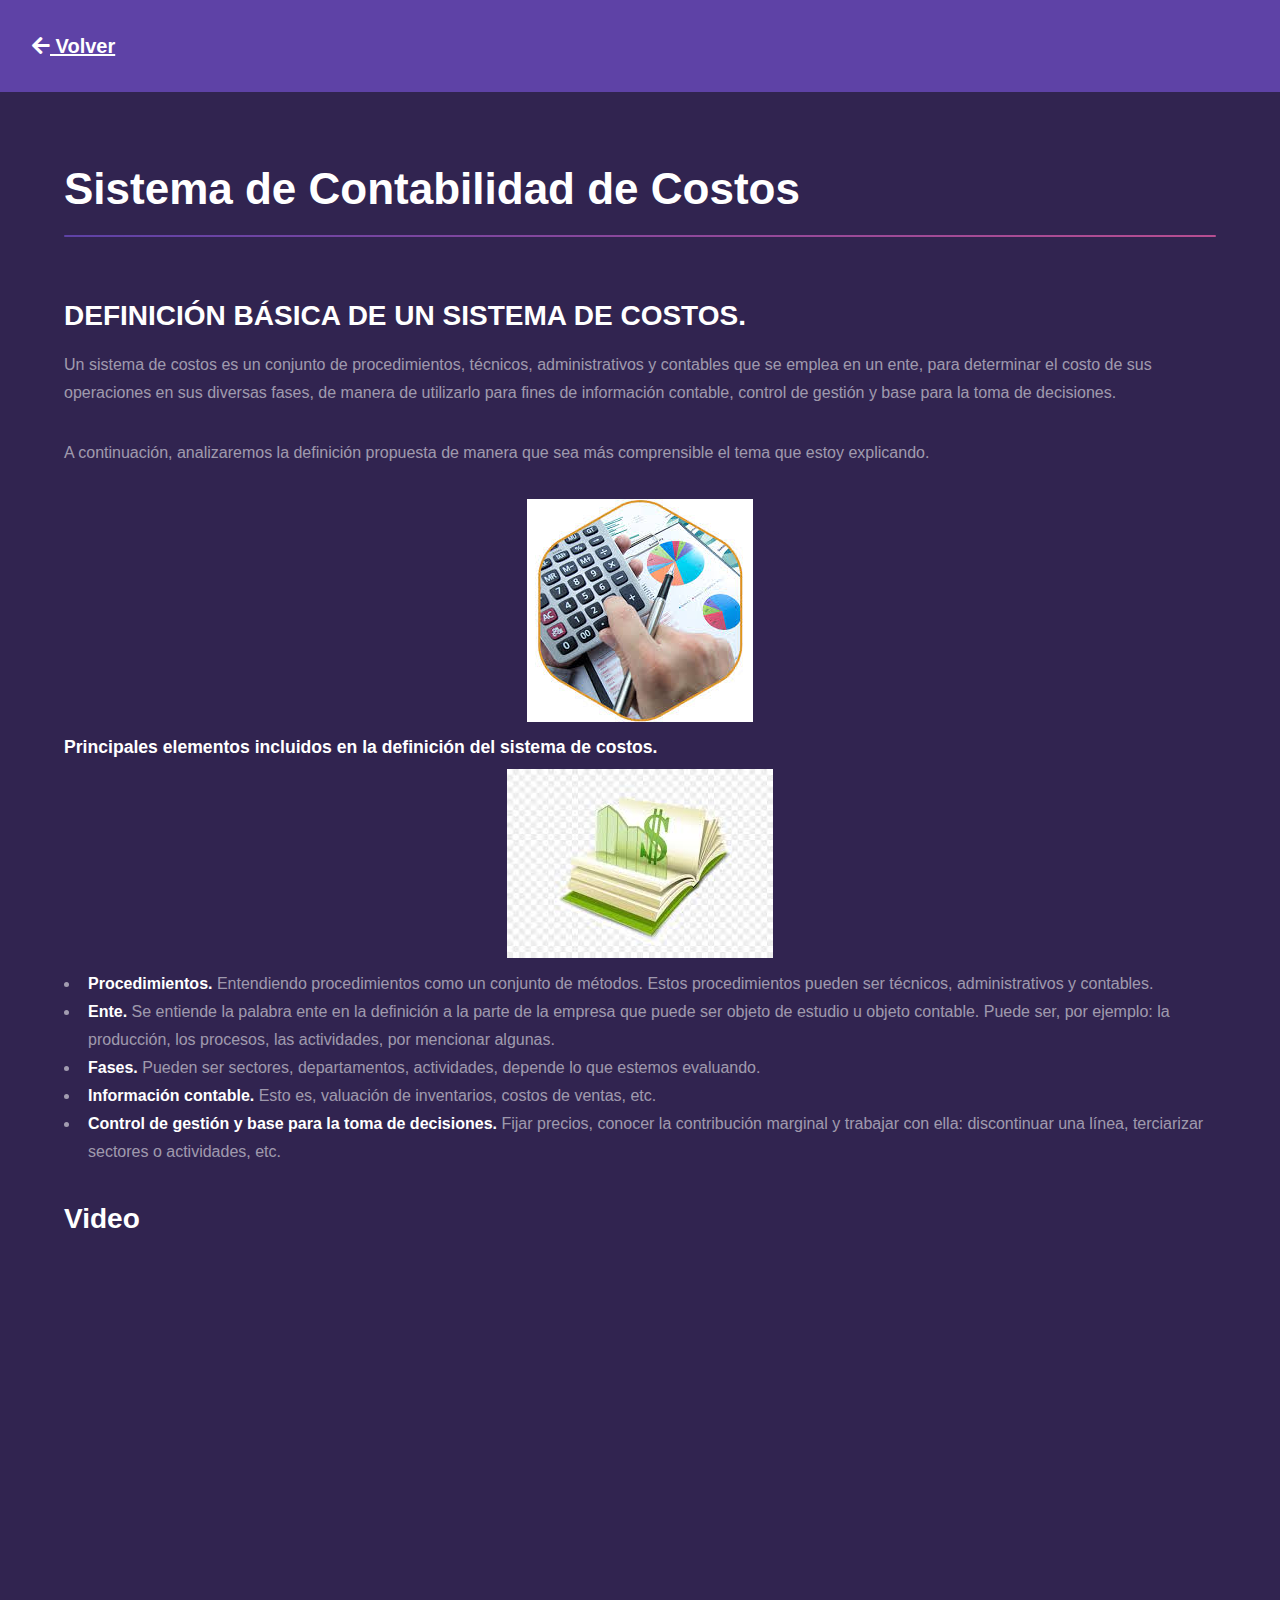
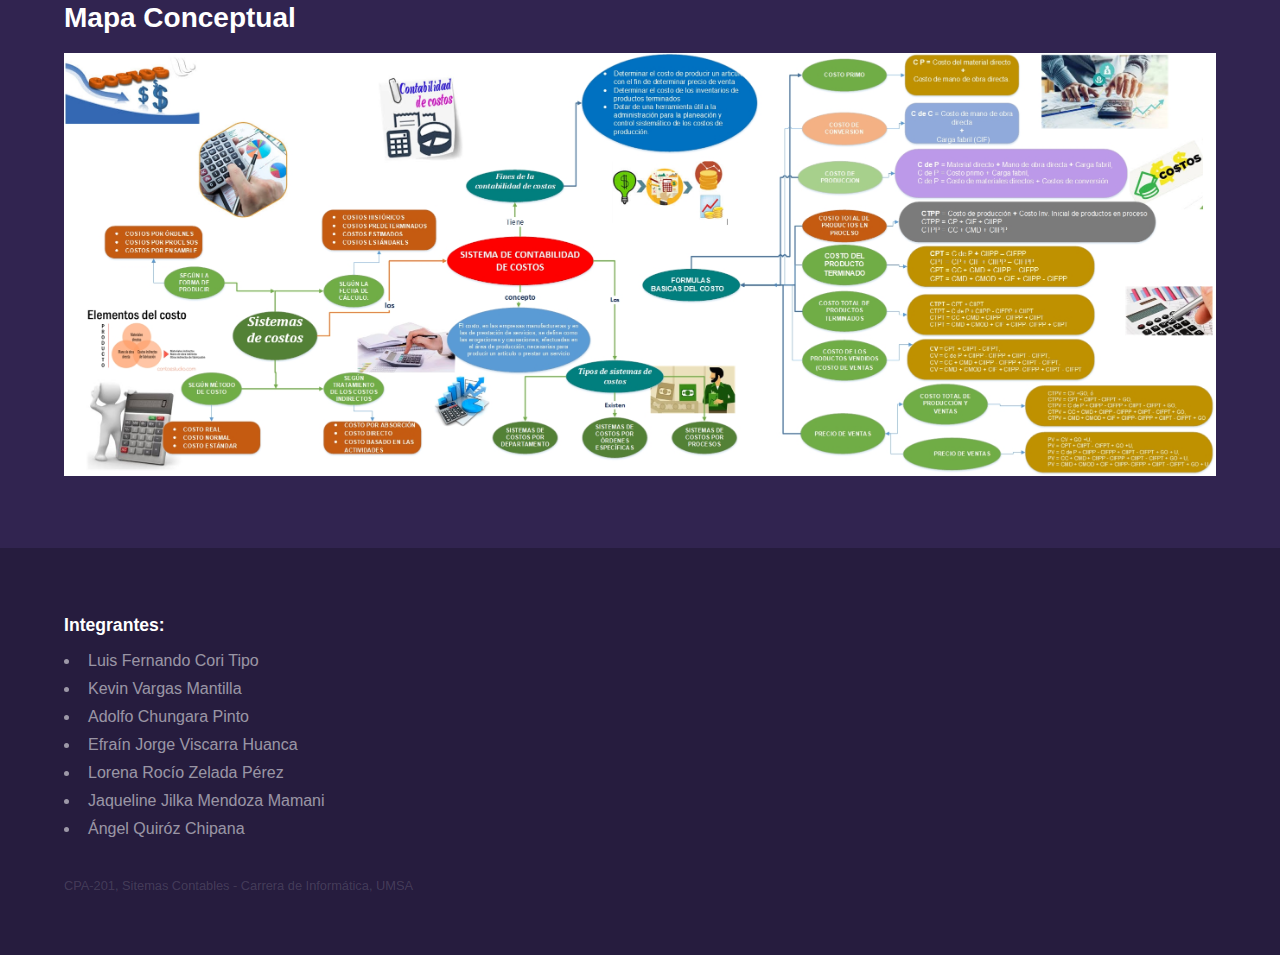
<file: 10Costos.html>
<!DOCTYPE HTML>
<!--
	Hyperspace by Pixelarity
	pixelarity.com | hello@pixelarity.com
	License: pixelarity.com/license
-->
<html>

<head>
  <title>Sistema de Contabilidad de Costos</title>
  <meta charset="utf-8" />
  <meta name="viewport" content="width=device-width, initial-scale=1, user-scalable=no" />
  <link rel="stylesheet" href="./css/main.css" />
</head>

<body class="is-preload">

  <!-- Header -->
  <header id="header">
    <a href="index.html" class="title">
      <i class="icon solid fa-arrow-left"></i>
      Volver
    </a>
  </header>

  <!-- Wrapper -->
  <div id="wrapper">

    <!-- Main -->
    <section id="main" class="wrapper">
      <div class="inner">
        <h1 class="major">Sistema de Contabilidad de Costos</h1>
        <h2>DEFINICIÓN BÁSICA DE UN SISTEMA DE COSTOS.</h2>
        <p>
          Un sistema de costos es un conjunto de procedimientos, técnicos,
          administrativos y contables que se emplea en un ente, para determinar
          el costo de sus operaciones en sus diversas fases, de manera de utilizarlo
          para fines de información contable, control de gestión y base para la toma
          de decisiones.
        </p>
        <p>
          A continuación, analizaremos la definición propuesta de manera que
          sea más comprensible el tema que estoy explicando.
        </p>
        <span class="img-center"><img src="./img/10-1.jfif" alt="" /></span>

        <h3>
          Principales elementos incluidos en la definición del sistema de costos.
        </h3>
        <span class="img-center"><img src="./img/10-2.jfif" alt="" /></span>
        <ul>
          <li>
            <strong>Procedimientos.</strong> Entendiendo procedimientos como un
            conjunto de métodos. Estos procedimientos pueden ser técnicos,
            administrativos y contables.
          </li>
          <li>
            <strong>Ente.</strong> Se entiende la palabra ente en la definición a
            la parte de la empresa que puede ser objeto de estudio u objeto
            contable. Puede ser, por ejemplo: la producción, los procesos,
            las actividades, por mencionar algunas.
          </li>
          <li>
            <strong>Fases.</strong> Pueden ser sectores, departamentos, actividades,
            depende lo que estemos evaluando.
          </li>
          <li>
            <strong>Información contable.</strong> Esto es, valuación de inventarios,
            costos de ventas, etc.
          </li>
          <li>
            <strong>Control de gestión y base para la toma de decisiones.</strong> Fijar precios,
            conocer la contribución marginal y trabajar con ella: discontinuar una línea, terciarizar
            sectores o actividades, etc.
          </li>
        </ul>

        <h2>Video</h2>
        <div class="row aln-center">
          <iframe width="560" height="315" src="https://www.youtube.com/embed/3g93UEOFkbY" frameborder="0" allow="accelerometer; autoplay; encrypted-media; gyroscope; picture-in-picture" allowfullscreen></iframe>
        </div>
        <br />

        <h2>Mapa Conceptual</h2>
        <span class="img-center"><img src="./img/10-mapa.jpg" alt="" /></span>
        <br />

      </div>
    </section>

  </div>

  <!-- Footer -->
  <footer id="footer" class="wrapper alt">
    <div class="inner">
      <h3>Integrantes:</h3>
      <ul>
        <li>Luis Fernando Cori Tipo</li>
        <li>Kevin Vargas Mantilla</li>
        <li>Adolfo Chungara Pinto</li>
        <li>Efraín Jorge Viscarra Huanca</li>
        <li>Lorena Rocío Zelada Pérez</li>
        <li>Jaqueline Jilka Mendoza Mamani</li>
        <li>Ángel Quiróz Chipana</li>
      </ul>
      <div class="menu">
        <p>CPA-201, Sitemas Contables - Carrera de Informática, UMSA</p>
      </div>
    </div>
  </footer>

  <!-- Scripts -->
  <script src="./js/jquery.min.js"></script>
  <script src="./js/jquery.scrollex.min.js"></script>
  <script src="./js/jquery.scrolly.min.js"></script>
  <script src="./js/browser.min.js"></script>
  <script src="./js/breakpoints.min.js"></script>
  <script src="./js/util.js"></script>
  <script src="./js/main.js"></script>

</body>

</html>
</file>
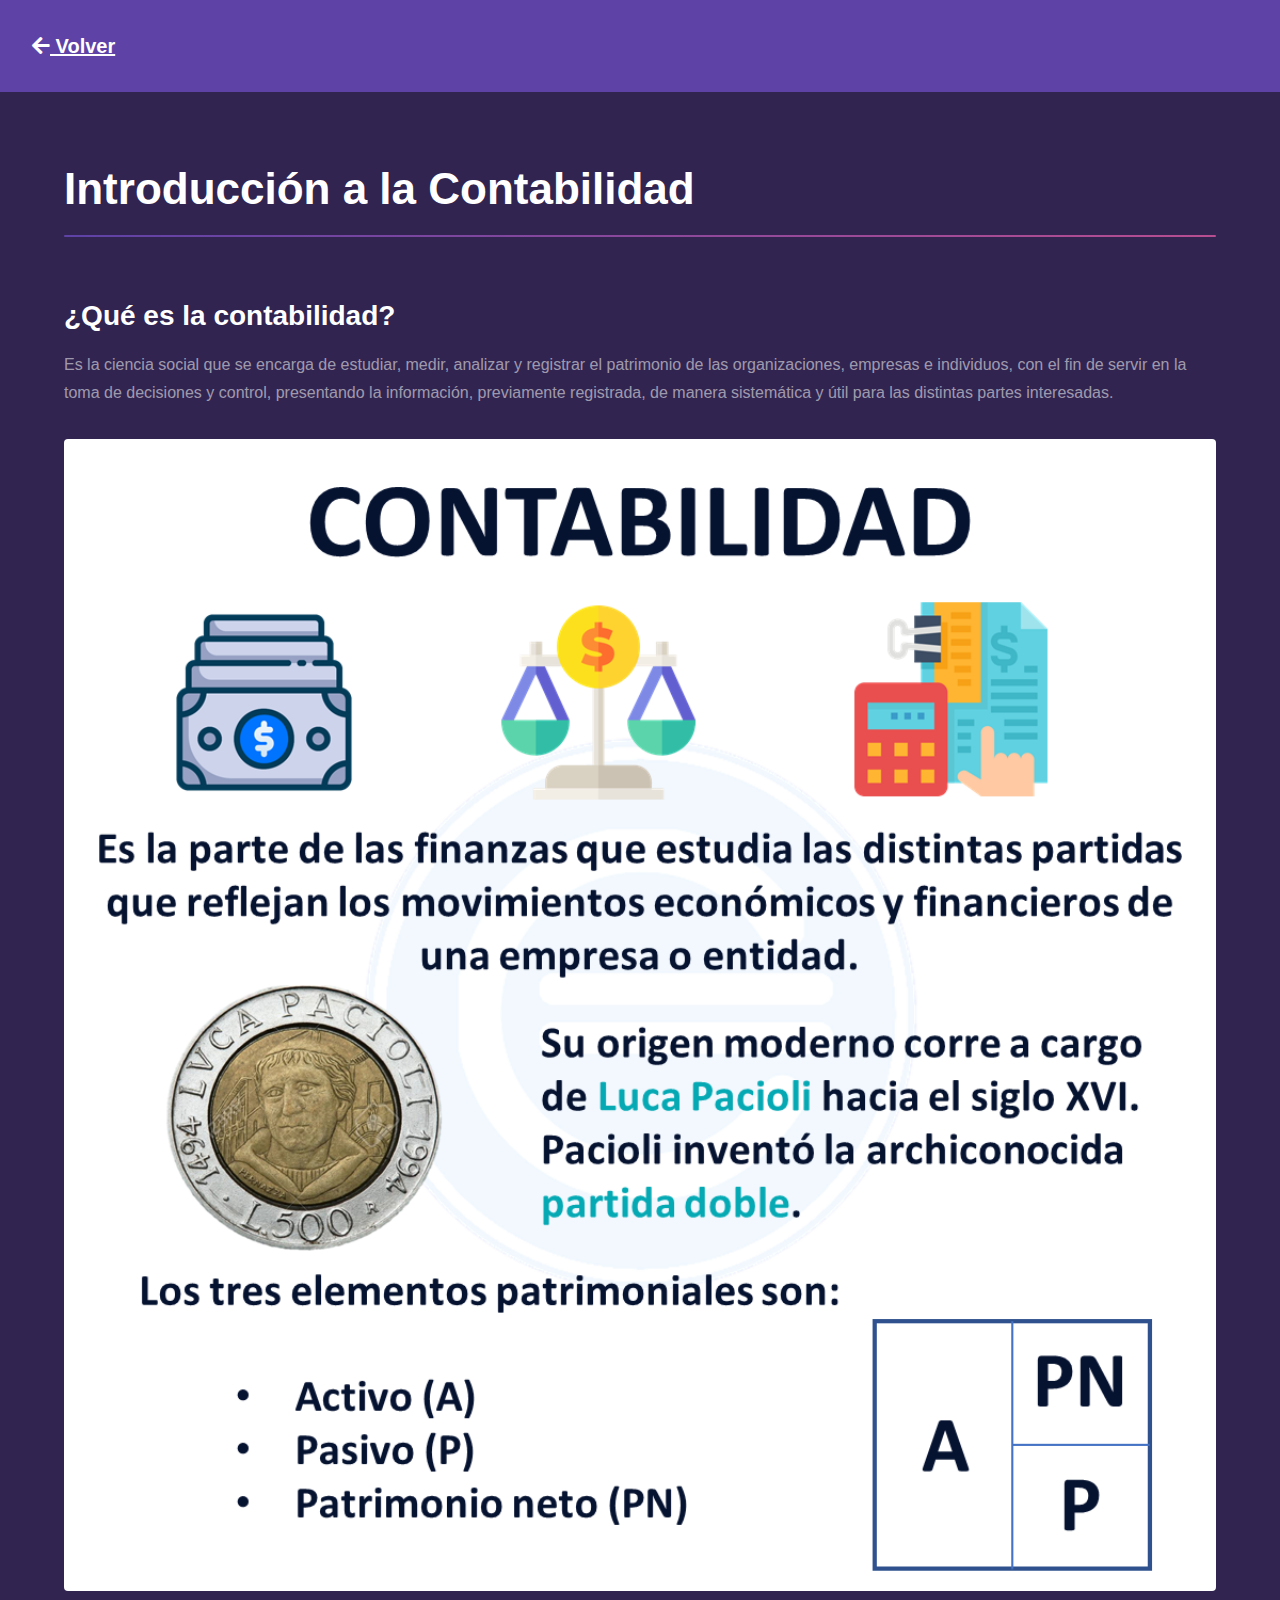
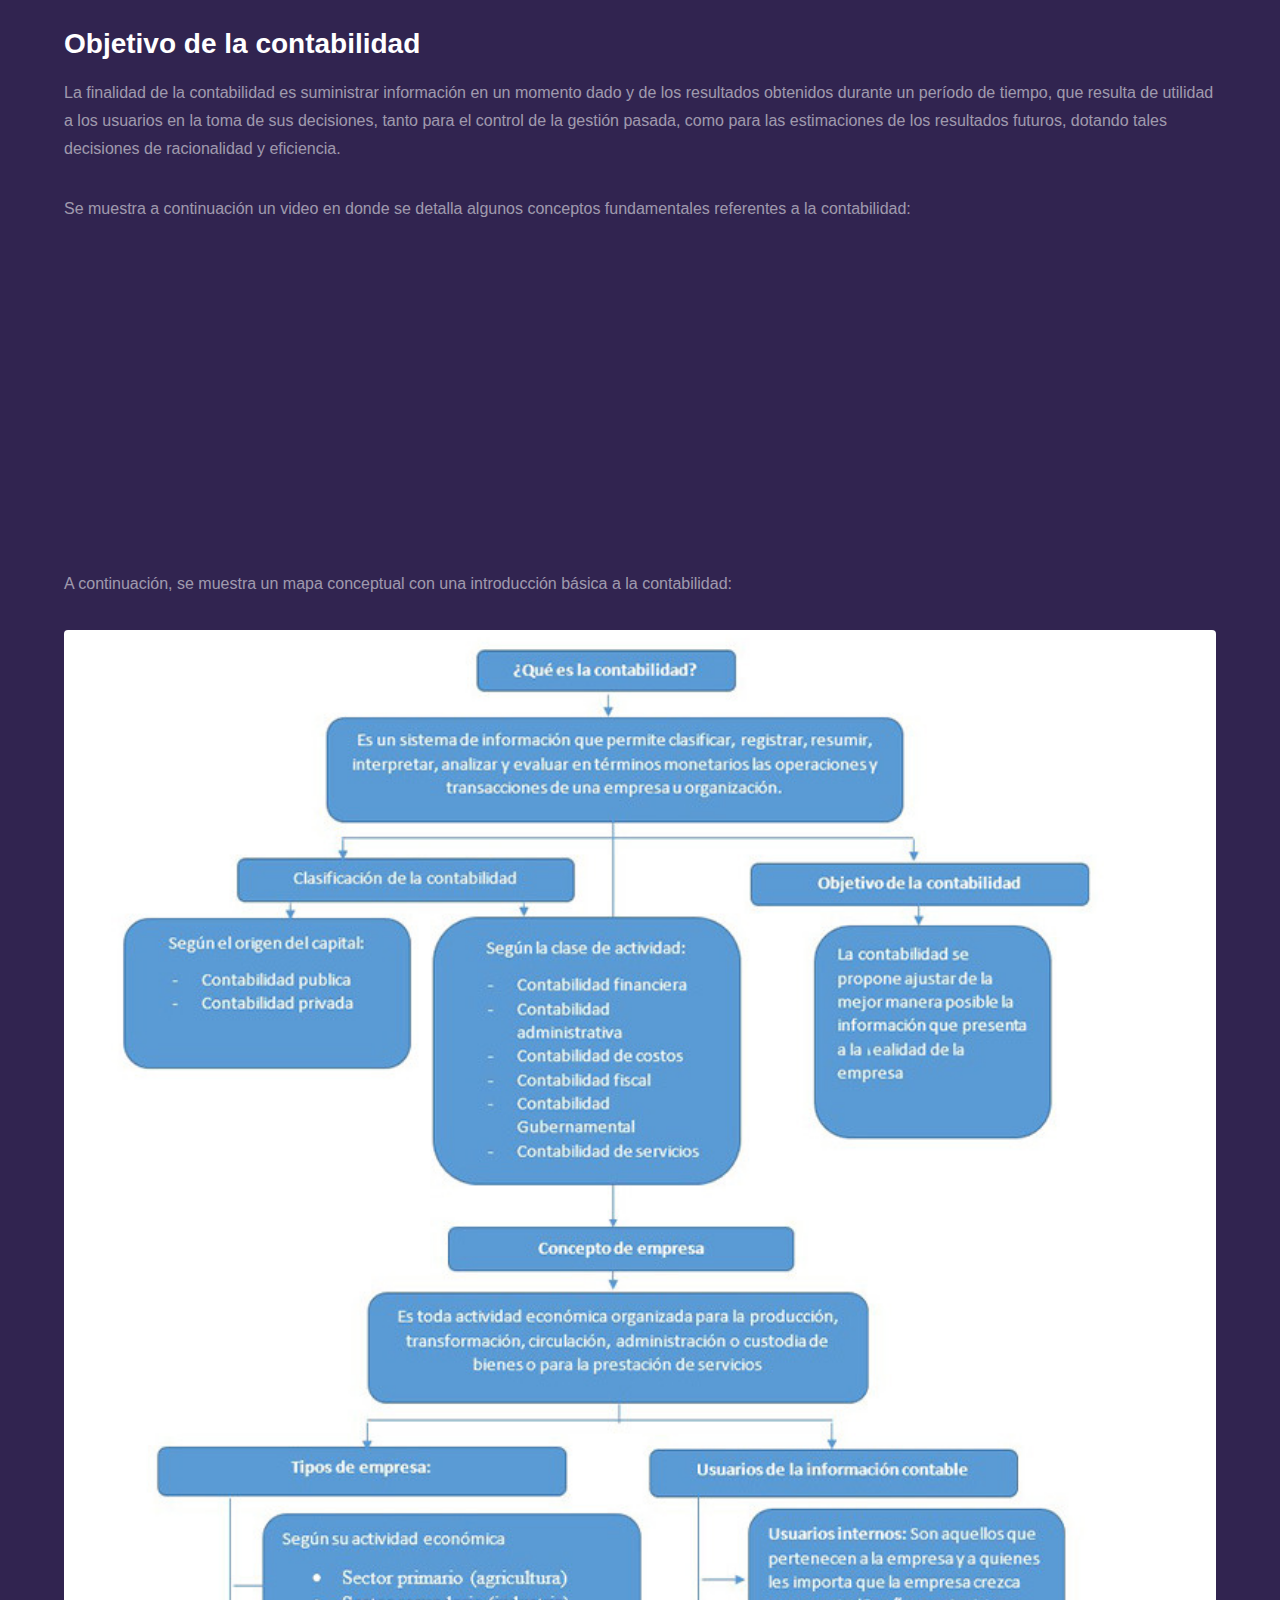
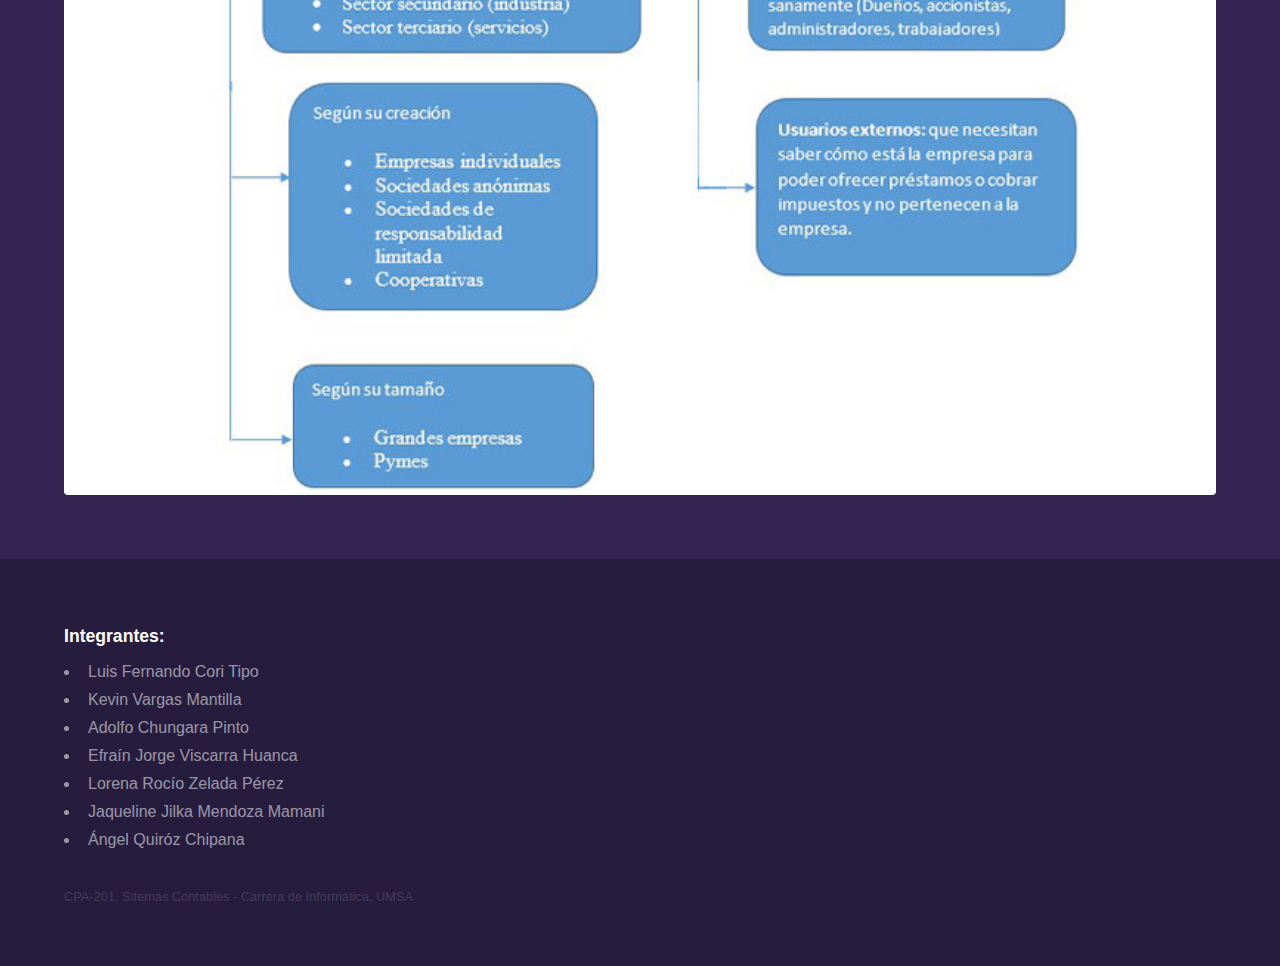
<file: 1intro.html>
<!DOCTYPE HTML>
<!--
	Hyperspace by Pixelarity
	pixelarity.com | hello@pixelarity.com
	License: pixelarity.com/license
-->
<html>
	<head>
		<title>Introducción a la Contabilidad</title>
		<meta charset="utf-8" />
		<meta name="viewport" content="width=device-width, initial-scale=1, user-scalable=no" />
		<link rel="stylesheet" href="./css/main.css" />
	</head>
	<body class="is-preload">

		<!-- Header -->
			<header id="header">
				<a href="index.html" class="title">
          <i class="icon solid fa-arrow-left"></i>
          Volver
        </a>
			</header>

		<!-- Wrapper -->
			<div id="wrapper">

				<!-- Main -->
					<section id="main" class="wrapper">
						<div class="inner">
              <h1 class="major">Introducción a la Contabilidad</h1>
              <h2>¿Qué es la contabilidad?</h2>
              <p>
                Es la ciencia social que se encarga de estudiar, medir, analizar y registrar el
                patrimonio de las organizaciones, empresas e individuos, con el fin de servir
                en la toma de decisiones y control, presentando la información, previamente
                registrada, de manera sistemática y útil para las distintas partes interesadas. 
              </p>
              <span class="image fit"><img src="./img/1intro-1.png" alt="" /></span>
              <h2>Objetivo de la contabilidad</h2>
              <p>
                La finalidad de la contabilidad es suministrar información en un momento dado y de los
                resultados obtenidos durante un período de tiempo, que resulta de utilidad a los usuarios
                en la toma de sus decisiones, tanto para el control de la gestión pasada, como para las
                estimaciones de los resultados futuros, dotando tales decisiones de racionalidad y
                eficiencia.
              </p>
              <p>
                Se muestra a continuación un video en donde se detalla algunos conceptos fundamentales
                referentes a la contabilidad:
              </p>
              <div class=" row aln-center">
                <iframe width="560" height="315" src="https://www.youtube.com/embed/kBCXMi5RVfU" frameborder="0" allow="accelerometer; autoplay; encrypted-media; gyroscope; picture-in-picture" allowfullscreen></iframe>
              </div>
              <p>
                A continuación, se muestra un mapa conceptual con una introducción básica a la contabilidad:
              </p>
              <div class="image fit">
                <img src="./img/1intro-2.jpeg" alt="Mapa Conceptual">
              </div>
						</div>
					</section>

			</div>

		<!-- Footer -->
			<footer id="footer" class="wrapper alt">
				<div class="inner">
          <h3>Integrantes:</h3>
					<ul>
            <li>Luis Fernando Cori Tipo</li>
            <li>Kevin Vargas Mantilla</li>
            <li>Adolfo Chungara Pinto</li>
            <li>Efraín Jorge Viscarra Huanca</li>
            <li>Lorena Rocío Zelada Pérez</li>
            <li>Jaqueline Jilka Mendoza Mamani</li>
            <li>Ángel Quiróz Chipana</li>
          </ul>
          <div class="menu">
            <p>CPA-201, Sitemas Contables - Carrera de Informática, UMSA</p>
          </div>
				</div>
			</footer>

		<!-- Scripts -->
			<script src="./js/jquery.min.js"></script>
			<script src="./js/jquery.scrollex.min.js"></script>
			<script src="./js/jquery.scrolly.min.js"></script>
			<script src="./js/browser.min.js"></script>
			<script src="./js/breakpoints.min.js"></script>
			<script src="./js/util.js"></script>
			<script src="./js/main.js"></script>

	</body>
</html>
</file>
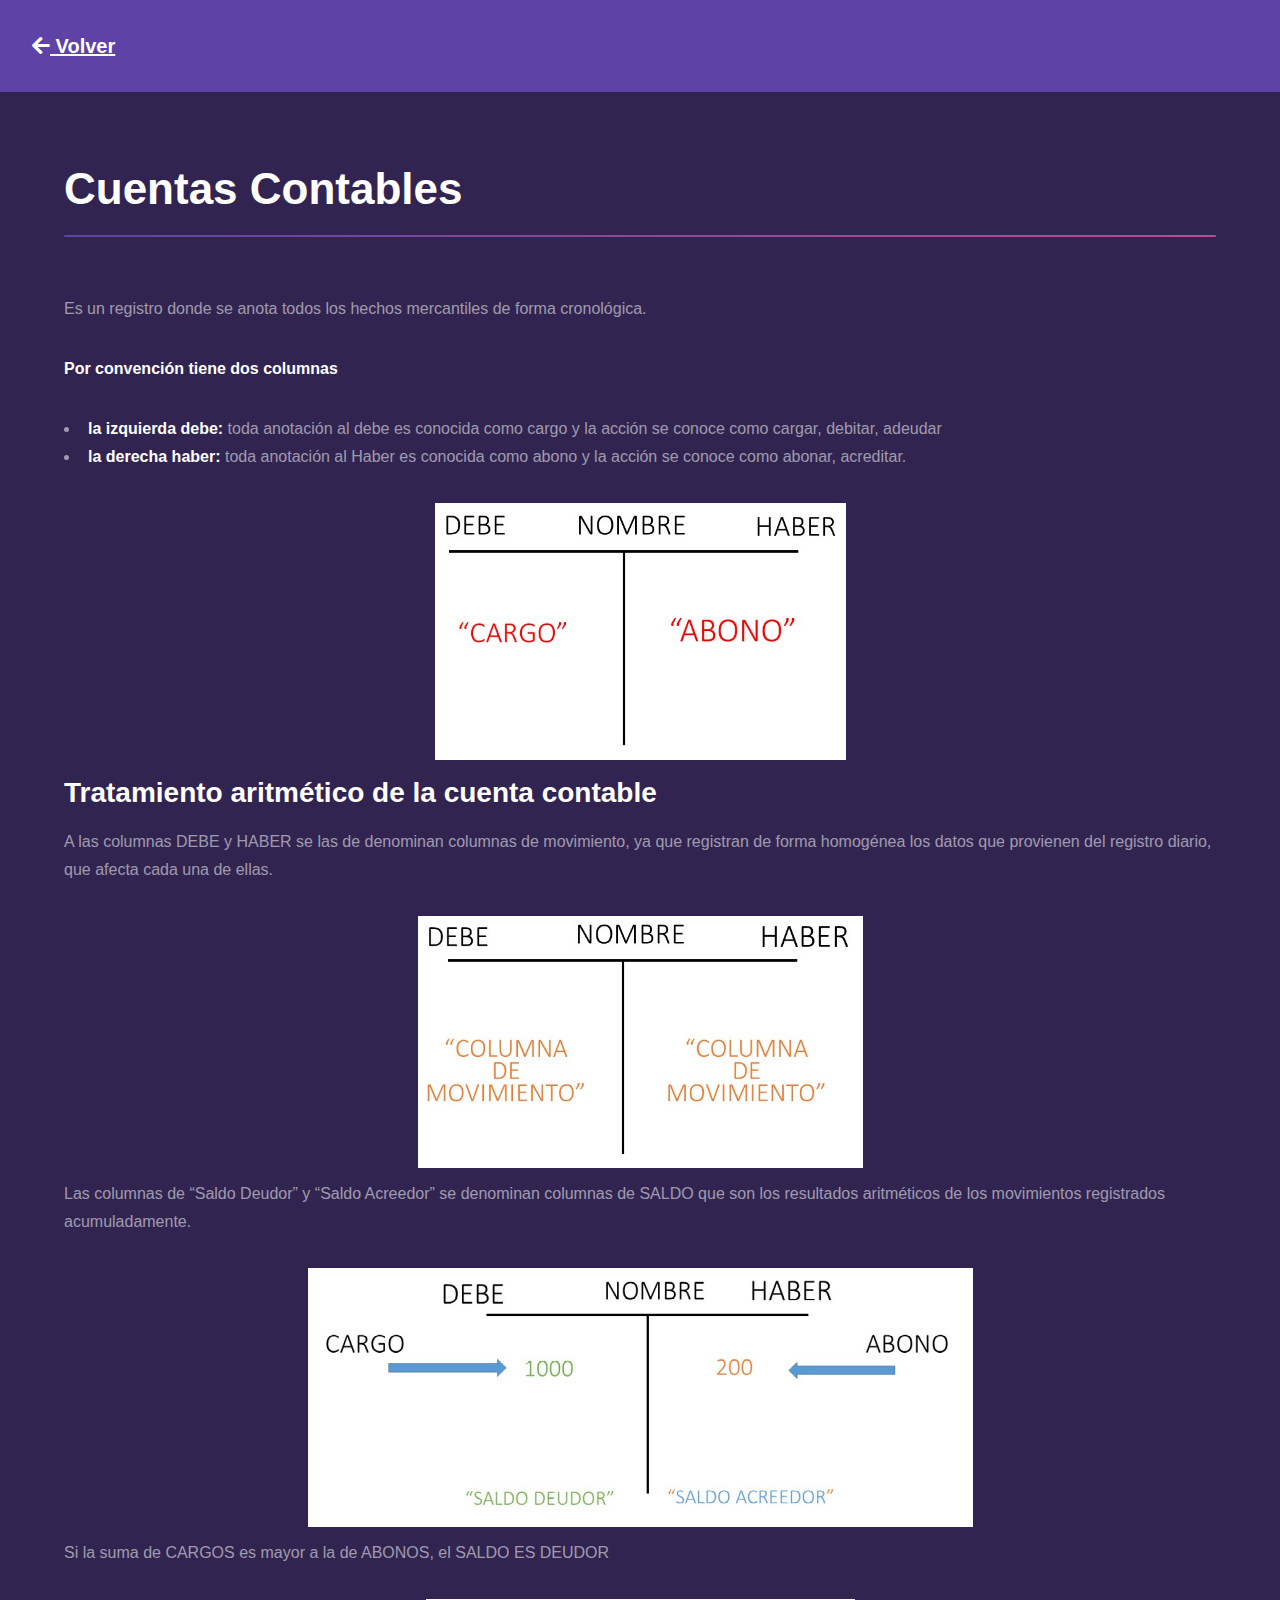
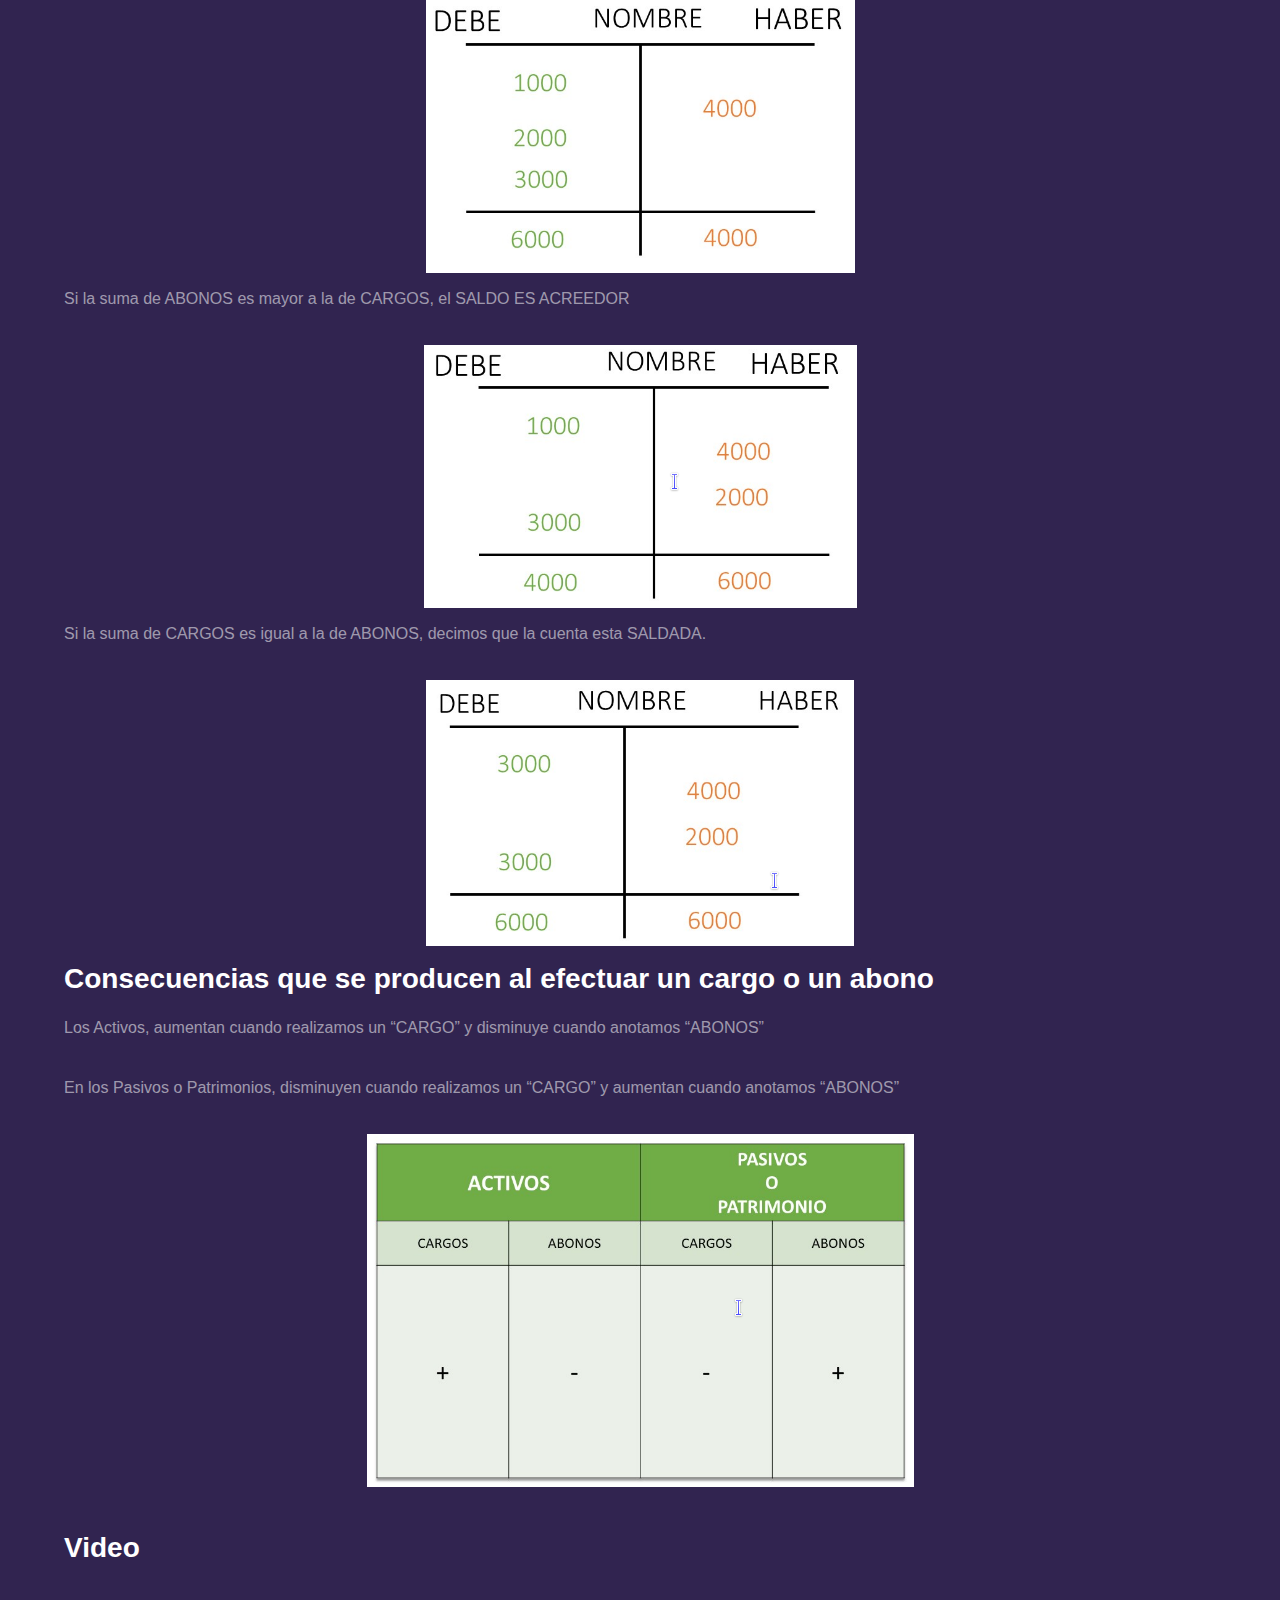
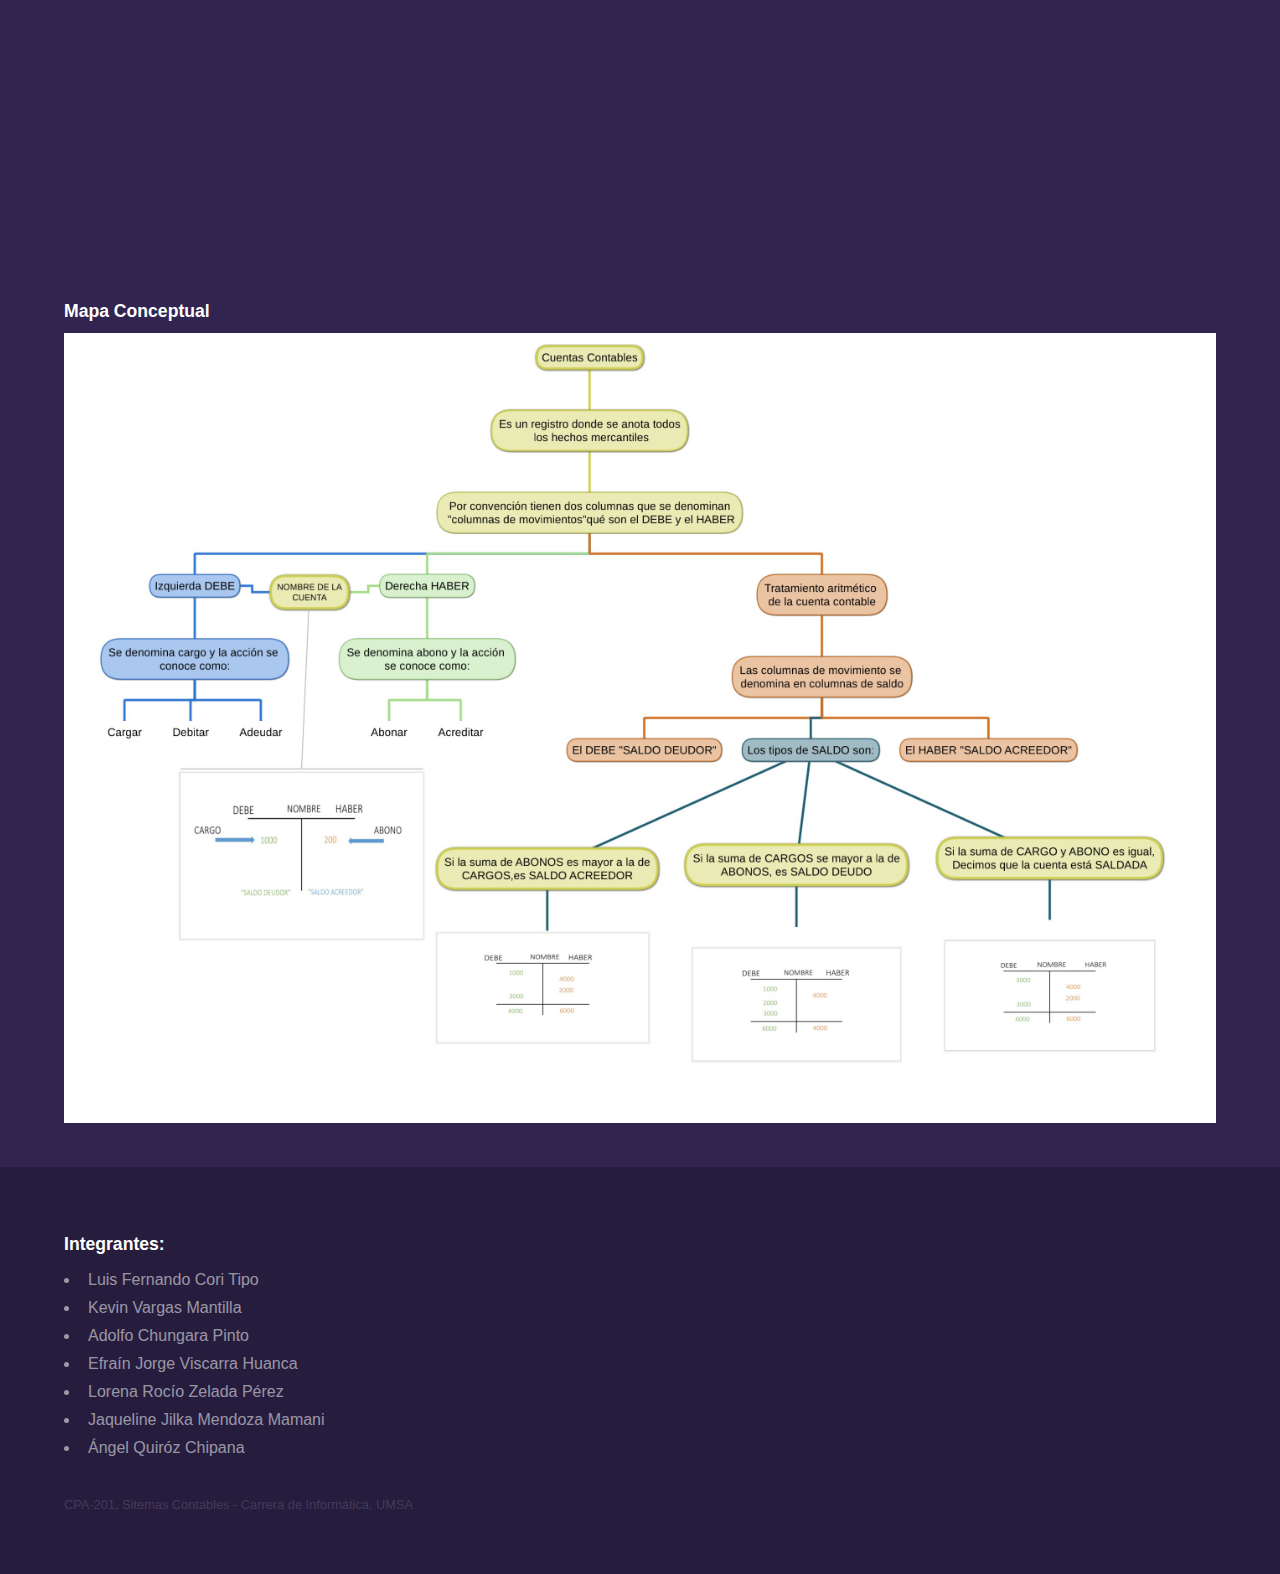
<file: 2Cuentas.html>
<!DOCTYPE HTML>
<!--
	Hyperspace by Pixelarity
	pixelarity.com | hello@pixelarity.com
	License: pixelarity.com/license
-->
<html>
	<head>
		<title>Cuentas Contables</title>
		<meta charset="utf-8" />
		<meta name="viewport" content="width=device-width, initial-scale=1, user-scalable=no" />
		<link rel="stylesheet" href="./css/main.css" />
	</head>
	<body class="is-preload">

		<!-- Header -->
			<header id="header">
				<a href="index.html" class="title">
          <i class="icon solid fa-arrow-left"></i>
          Volver
        </a>
			</header>

		<!-- Wrapper -->
			<div id="wrapper">

				<!-- Main -->
					<section id="main" class="wrapper">
						<div class="inner">
              <h1 class="major">Cuentas Contables</h1>
              <p>Es un registro donde se anota todos los hechos mercantiles de forma cronológica.</p>
              <p><strong>
                Por convención tiene dos columnas 
              </strong></p>
              <ul>
                <li>
                  <strong>la izquierda debe:</strong> toda anotación al debe es conocida como cargo
                  y la acción se conoce como cargar, debitar, adeudar
                </li>
                <li>
                  <strong>la derecha haber:</strong> toda anotación al Haber es conocida como abono
                  y la acción se conoce como abonar, acreditar.
                </li>
              </ul>
              <div class="img-center">
                <img src="./img/2Cuentas-2.png" alt="">
              </div>

              <h2>Tratamiento aritmético de la cuenta contable</h2>
              <p>
                A las columnas DEBE y HABER se las de denominan columnas de movimiento,
                ya que registran de forma homogénea los datos que provienen del registro
                diario, que afecta cada una de ellas.
              </p>
              <div class="img-center">
                <img src="./img/2Cuentas-3.png" alt="">
              </div>
              <p>
                Las columnas de “Saldo Deudor” y “Saldo Acreedor” se denominan columnas
                de SALDO que son los resultados aritméticos de los movimientos registrados
                acumuladamente.
              </p>
              <div class="img-center">
                <img src="./img/2Cuentas-4.png" alt="">
              </div>

              <p>
                Si la suma de CARGOS es mayor a la de ABONOS, el SALDO ES DEUDOR
              </p>
              <div class="img-center">
                <img src="./img/2Cuentas-5.png" alt="">
              </div>

              <p>
                Si la suma de ABONOS es mayor a la de CARGOS, el SALDO ES ACREEDOR
              </p>
              <div class="img-center">
                <img src="./img/2Cuentas-6.png" alt="">
              </div>

              <p>
                Si la suma de CARGOS es igual a la de ABONOS, decimos que la cuenta esta SALDADA.
              </p>
              <div class="img-center">
                <img src="./img/2Cuentas-7.png" alt="">
              </div>

              <h2>Consecuencias que se producen al efectuar un cargo o un abono</h2>
              <p>
                Los Activos, aumentan cuando realizamos un “CARGO” y disminuye cuando anotamos “ABONOS”
              </p>
              <p>
                En los Pasivos o Patrimonios, disminuyen cuando realizamos un “CARGO” y aumentan
                cuando anotamos “ABONOS”
              </p>
              <div class="img-center">
                <img src="./img/2Cuentas-8.png" alt="">
              </div>
              <br />

              <h2>Video</h2>
              <div class="row aln-center">
                <iframe width="560" height="315" src="https://www.youtube.com/embed/2Jnd3V4BbXA" frameborder="0" allow="accelerometer; autoplay; encrypted-media; gyroscope; picture-in-picture" allowfullscreen></iframe>
              </div>
              <h3>Mapa Conceptual</h3>
              <div class="img-center">
                <img src="./img/2Cuentas-1.jpg" alt="">
              </div>

						</div>
					</section>

			</div>

		<!-- Footer -->
			<footer id="footer" class="wrapper alt">
				<div class="inner">
          <h3>Integrantes:</h3>
					<ul>
            <li>Luis Fernando Cori Tipo</li>
            <li>Kevin Vargas Mantilla</li>
            <li>Adolfo Chungara Pinto</li>
            <li>Efraín Jorge Viscarra Huanca</li>
            <li>Lorena Rocío Zelada Pérez</li>
            <li>Jaqueline Jilka Mendoza Mamani</li>
            <li>Ángel Quiróz Chipana</li>
          </ul>
          <div class="menu">
            <p>CPA-201, Sitemas Contables - Carrera de Informática, UMSA</p>
          </div>
				</div>
			</footer>

		<!-- Scripts -->
			<script src="./js/jquery.min.js"></script>
			<script src="./js/jquery.scrollex.min.js"></script>
			<script src="./js/jquery.scrolly.min.js"></script>
			<script src="./js/browser.min.js"></script>
			<script src="./js/breakpoints.min.js"></script>
			<script src="./js/util.js"></script>
			<script src="./js/main.js"></script>

	</body>
</html>
</file>
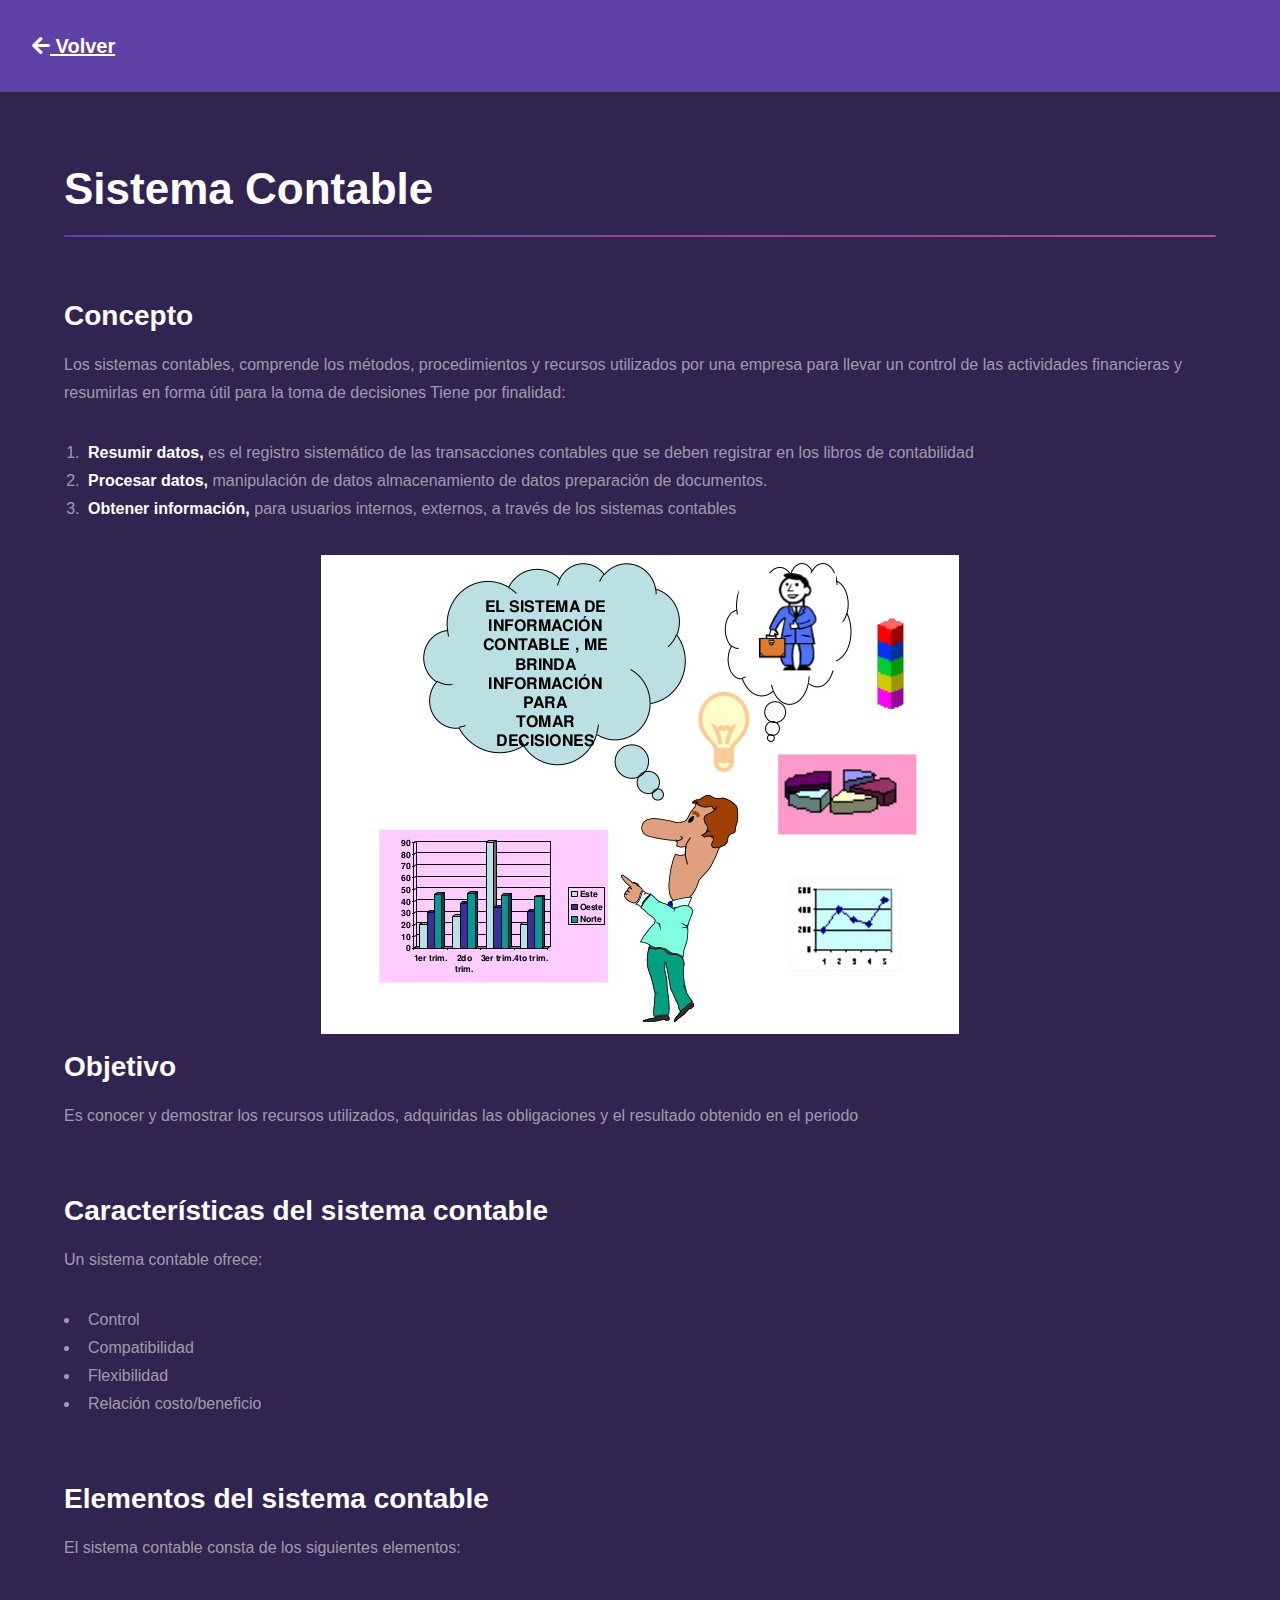
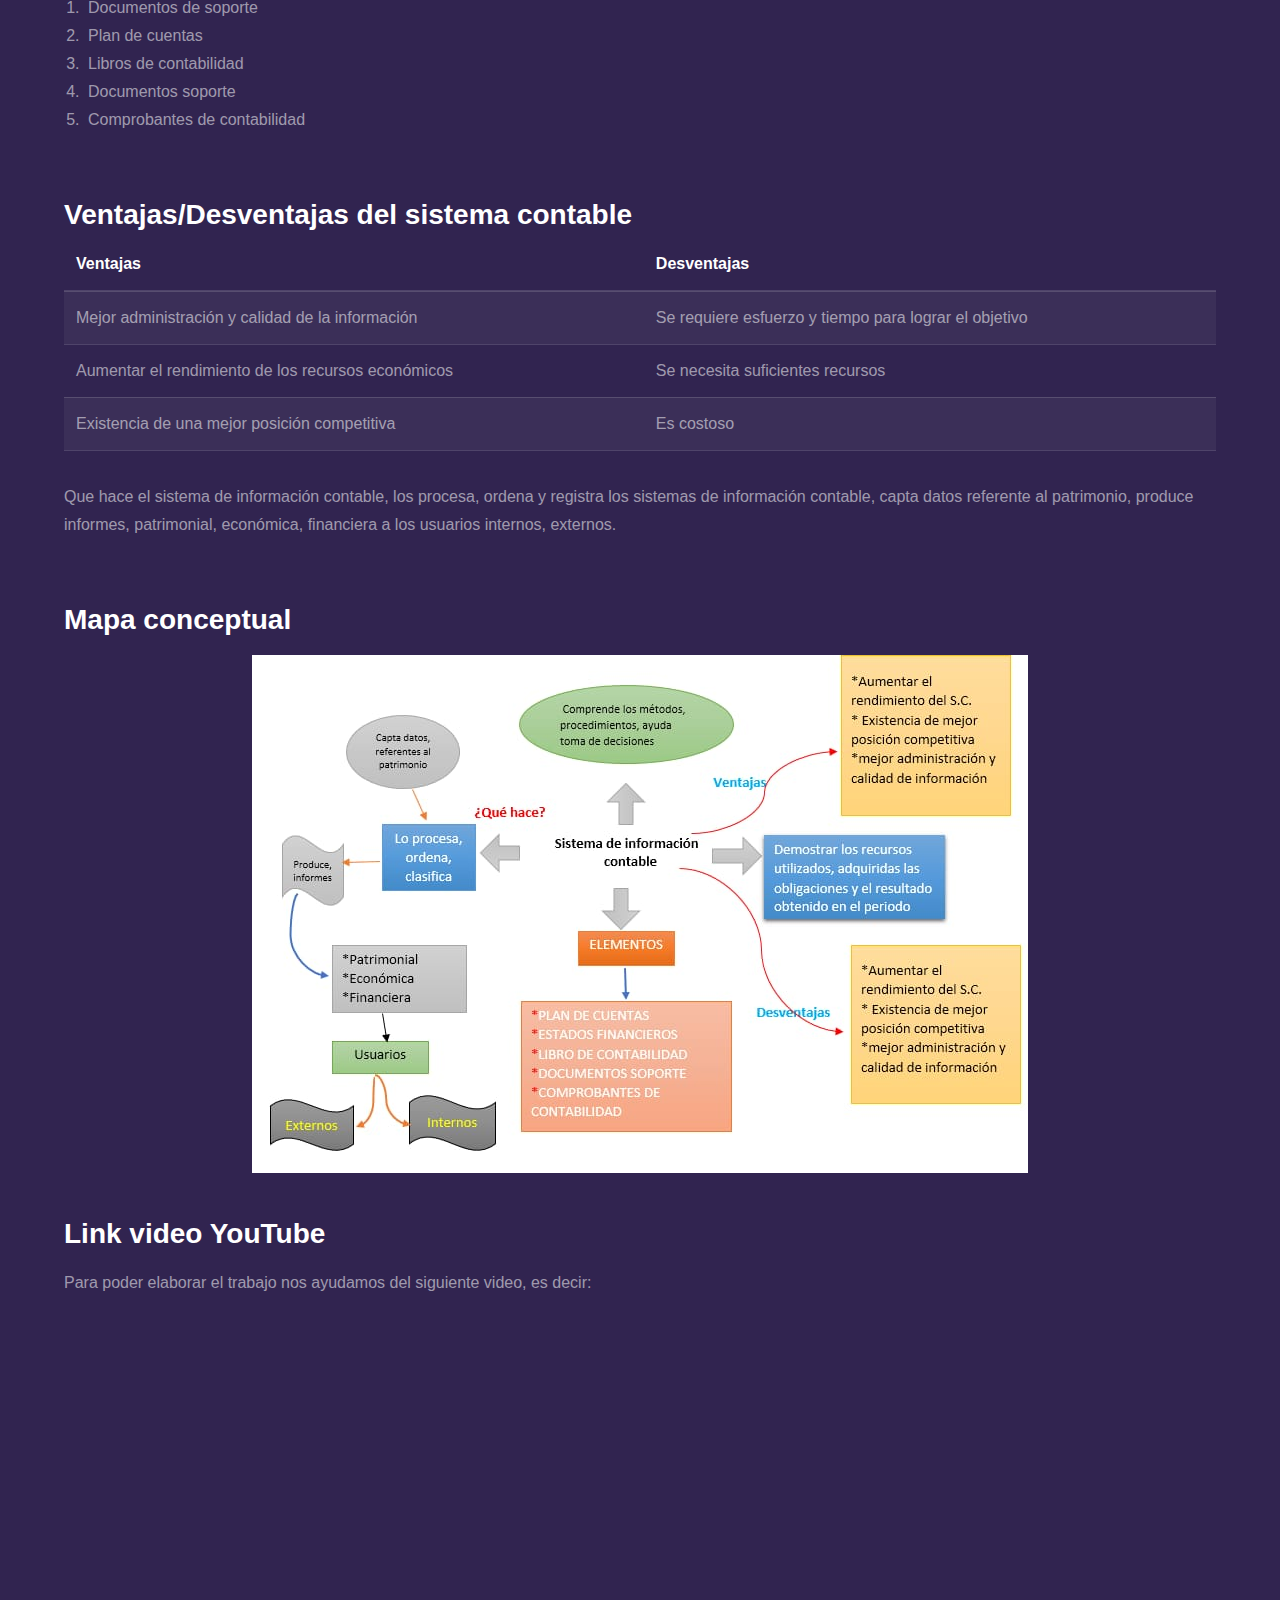
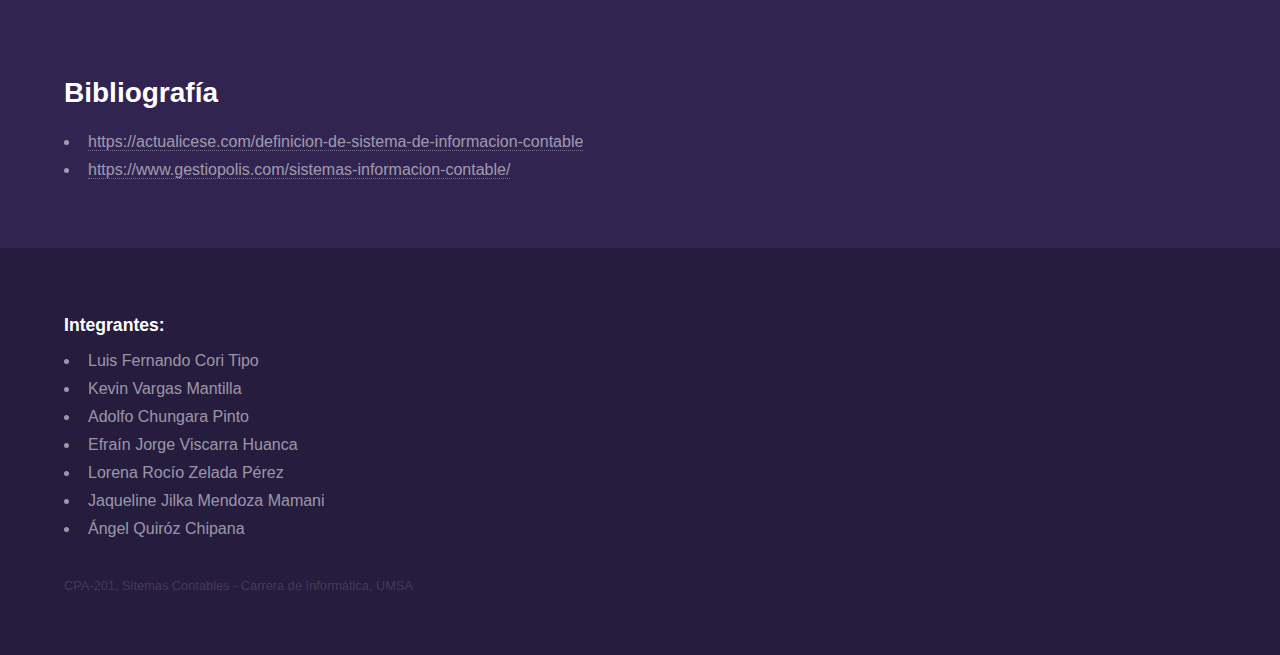
<file: 3SistCont.html>
<!DOCTYPE HTML>
<!--
	Hyperspace by Pixelarity
	pixelarity.com | hello@pixelarity.com
	License: pixelarity.com/license
-->
<html>
	<head>
		<title>Sistema Contable</title>
		<meta charset="utf-8" />
		<meta name="viewport" content="width=device-width, initial-scale=1, user-scalable=no" />
		<link rel="stylesheet" href="./css/main.css" />
	</head>
	<body class="is-preload">

		<!-- Header -->
			<header id="header">
				<a href="index.html" class="title">
          <i class="icon solid fa-arrow-left"></i>
          Volver
        </a>
			</header>

		<!-- Wrapper -->
			<div id="wrapper">

				<!-- Main -->
					<section id="main" class="wrapper">
						<div class="inner">
              <h1 class="major">Sistema Contable</h1>
              <h2>Concepto</h2>
              <p>
                Los sistemas contables, comprende los métodos, procedimientos y recursos utilizados por una empresa para llevar un control de las actividades financieras y resumirlas en forma útil para la toma de decisiones
                Tiene  por finalidad:
              </p>
              <ol>
                <li>
                  <strong>Resumir datos,</strong> es el registro sistemático  de las transacciones contables que se deben registrar en los libros de contabilidad
                </li>
                <li>
                  <strong>Procesar datos,</strong> manipulación  de datos almacenamiento de datos preparación de documentos.
                </li>
                <li>
                  <strong>Obtener información,</strong> para usuarios internos, externos, a través de los sistemas contables
                </li>
              </ol>
              <div class="img-center">
                <img src="./img/3SistCont-2.png" alt="">
              </div>
              <h2>Objetivo</h2>
              <p>
                Es conocer y demostrar los recursos utilizados, adquiridas las obligaciones y el resultado obtenido en el periodo
              </p>

              <br />
              <h2>Características del sistema contable</h2>
              <p>Un sistema contable ofrece:</p>
              <ul>
                <li>Control </li>
                <li>Compatibilidad</li>
                <li>Flexibilidad</li>
                <li>Relación costo/beneficio</li>
              </ul>

              <br />
              <h2>Elementos del sistema contable</h2>
              <p>El  sistema contable consta de los siguientes elementos:</p>
              <ol>
                <li>Documentos de soporte</li>
                <li>Plan de cuentas</li>
                <li>Libros de contabilidad</li>
                <li>Documentos soporte</li>
                <li>Comprobantes de contabilidad</li>
              </ol>

              <br />
              <h2>Ventajas/Desventajas del sistema contable</h2>
              <div class="table-wrapper">
                <table>
                  <thead>
                    <tr>
                      <th>Ventajas</th>
                      <th>Desventajas</th>
                    </tr>
                  </thead>
                  <tbody>
                    <tr>
                      <td>Mejor administración y calidad de la información</td>
                      <td>Se requiere esfuerzo y tiempo para lograr el objetivo</td>
                    </tr>
                    <tr>
                      <td>Aumentar el rendimiento de los recursos económicos</td>
                      <td>Se necesita suficientes recursos</td>
                    </tr>
                    <tr>
                      <td>Existencia de una mejor posición competitiva</td>
                      <td>Es costoso</td>
                    </tr>
                  </tbody>
                </table>
              </div>
              <p>
                Que hace el sistema de información contable, los procesa, ordena y registra
                los sistemas de información contable, capta datos referente al patrimonio,
                produce informes, patrimonial, económica, financiera a los usuarios internos,
                externos.
              </p>

              <br />
              <h2>Mapa conceptual</h2>
              <div class="img-center">
                <img src="./img/3SistCont-1.jpeg" alt="">
              </div>

              <br />
              <h2>Link video YouTube</h2>
              <p>Para poder elaborar el trabajo nos ayudamos del siguiente video, es decir:</p>
              <div class="row aln-center">
                <iframe width="560" height="315" src="https://www.youtube.com/embed/9yCvKWzhfxg" frameborder="0" allow="accelerometer; autoplay; encrypted-media; gyroscope; picture-in-picture" allowfullscreen></iframe>
              </div>

              <br />
              <h2>Bibliografía</h2>
              <ul>
                <li>
                  <a href="https://actualicese.com/definicion-de-sistema-de-informacion-contable">
                    https://actualicese.com/definicion-de-sistema-de-informacion-contable
                  </a>
                </li>
                <li>
                  <a href="https://www.gestiopolis.com/sistemas-informacion-contable/">
                    https://www.gestiopolis.com/sistemas-informacion-contable/
                  </a>
                </li>
              </ul>

						</div>
					</section>

			</div>

		<!-- Footer -->
			<footer id="footer" class="wrapper alt">
				<div class="inner">
          <h3>Integrantes:</h3>
					<ul>
            <li>Luis Fernando Cori Tipo</li>
            <li>Kevin Vargas Mantilla</li>
            <li>Adolfo Chungara Pinto</li>
            <li>Efraín Jorge Viscarra Huanca</li>
            <li>Lorena Rocío Zelada Pérez</li>
            <li>Jaqueline Jilka Mendoza Mamani</li>
            <li>Ángel Quiróz Chipana</li>
          </ul>
          <div class="menu">
            <p>CPA-201, Sitemas Contables - Carrera de Informática, UMSA</p>
          </div>
				</div>
			</footer>

		<!-- Scripts -->
			<script src="./js/jquery.min.js"></script>
			<script src="./js/jquery.scrollex.min.js"></script>
			<script src="./js/jquery.scrolly.min.js"></script>
			<script src="./js/browser.min.js"></script>
			<script src="./js/breakpoints.min.js"></script>
			<script src="./js/util.js"></script>
			<script src="./js/main.js"></script>

	</body>
</html>
</file>
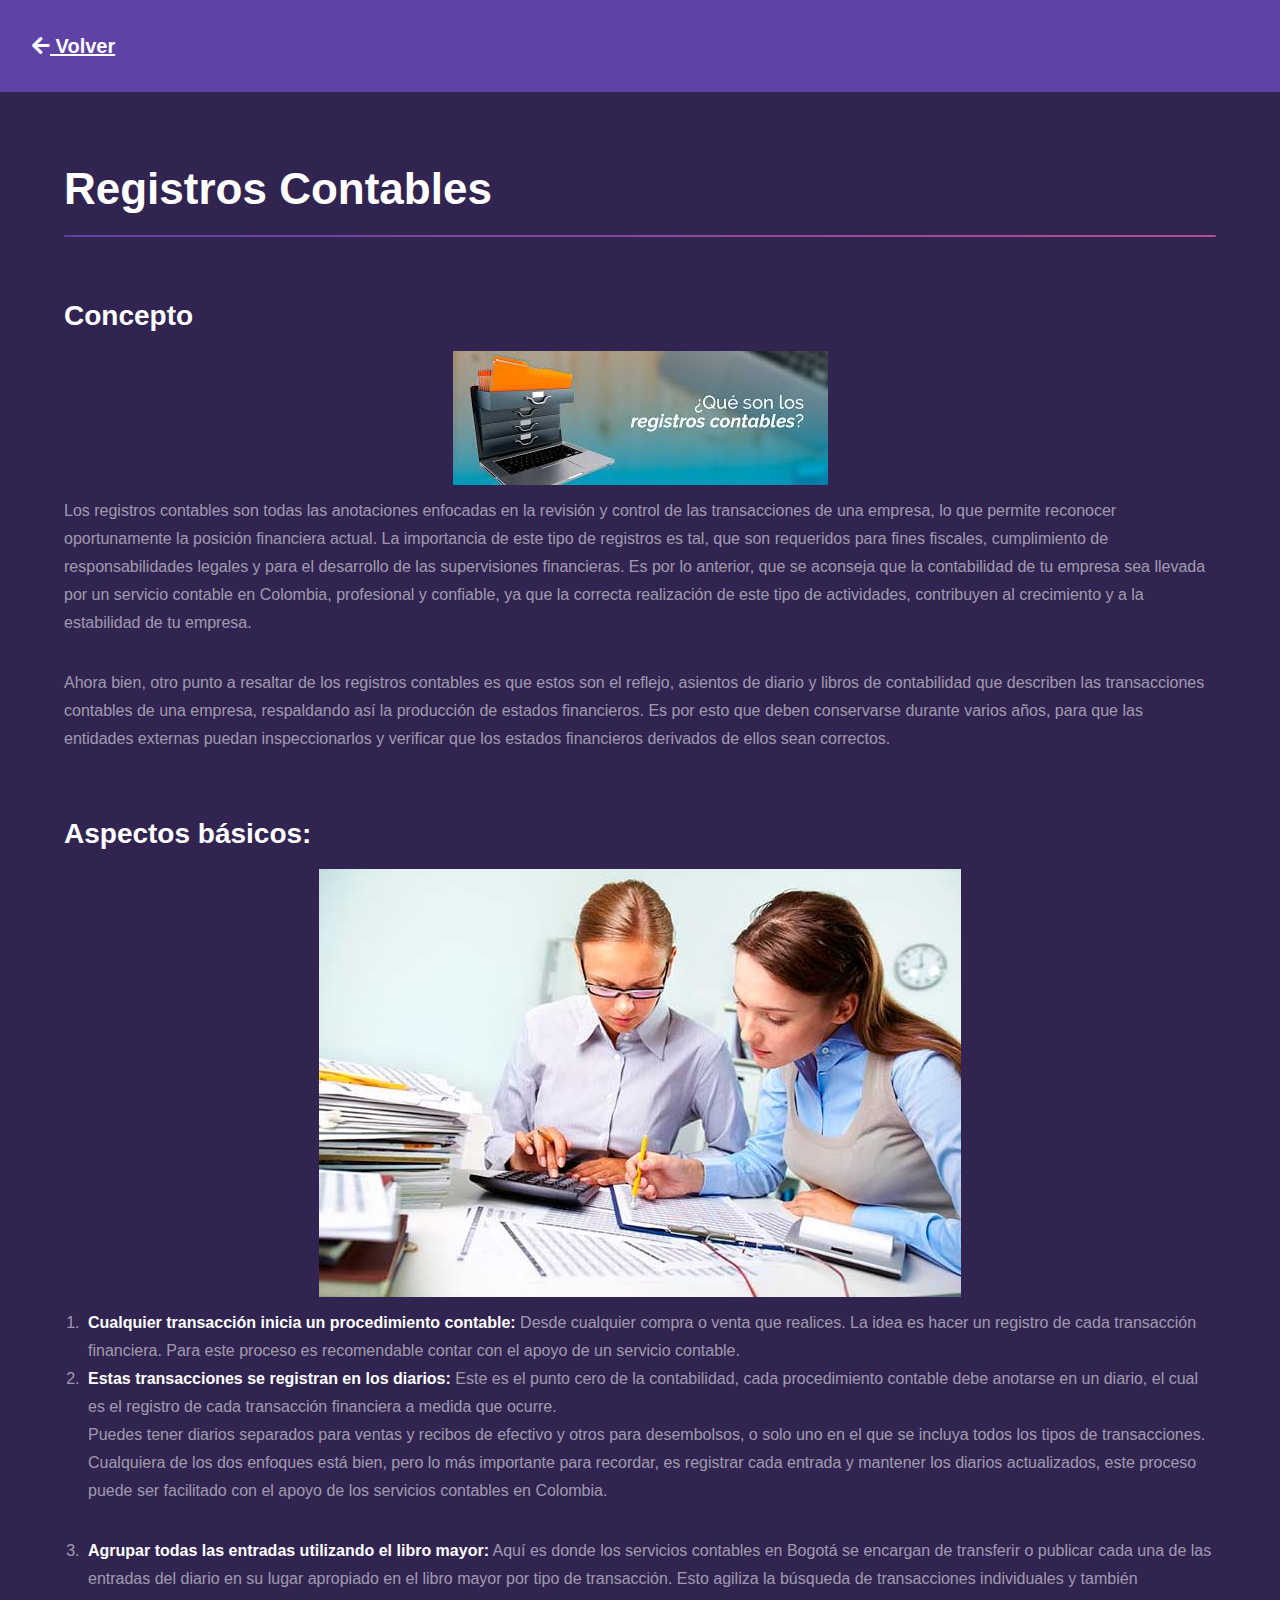
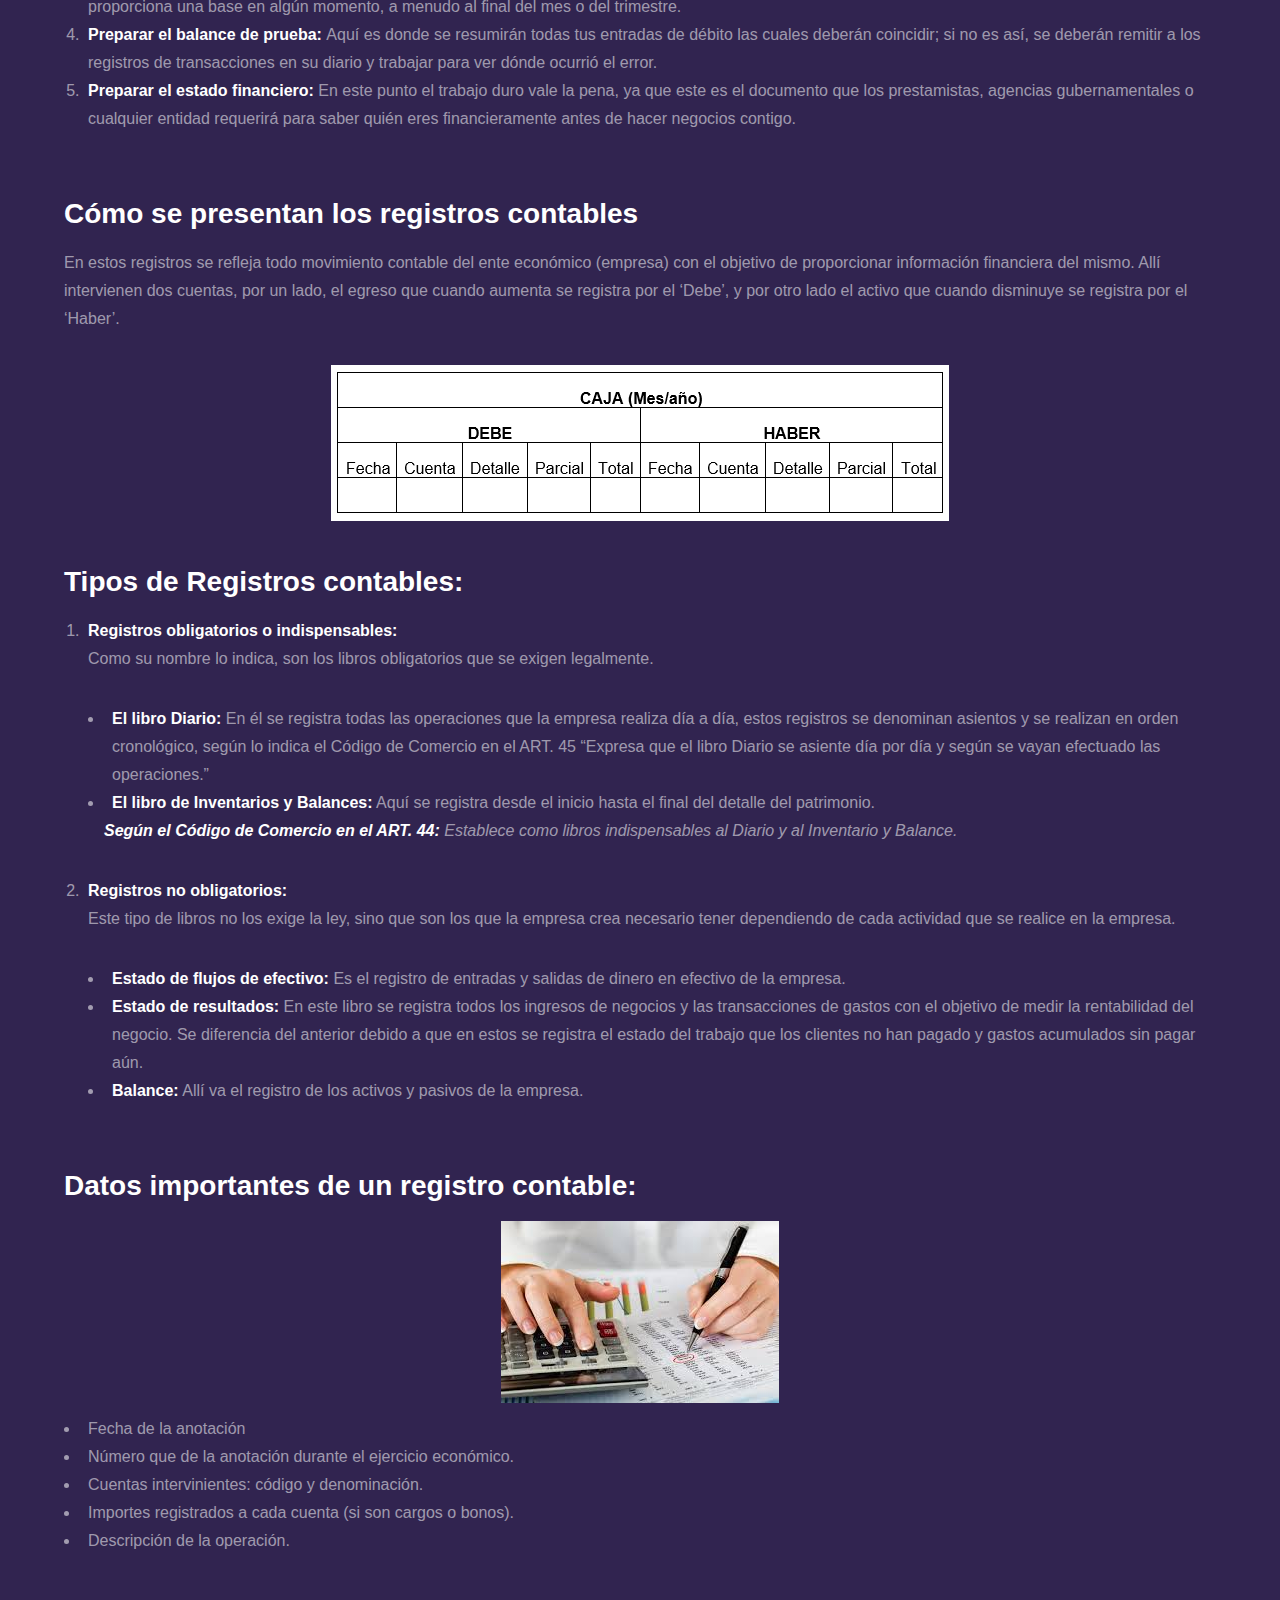
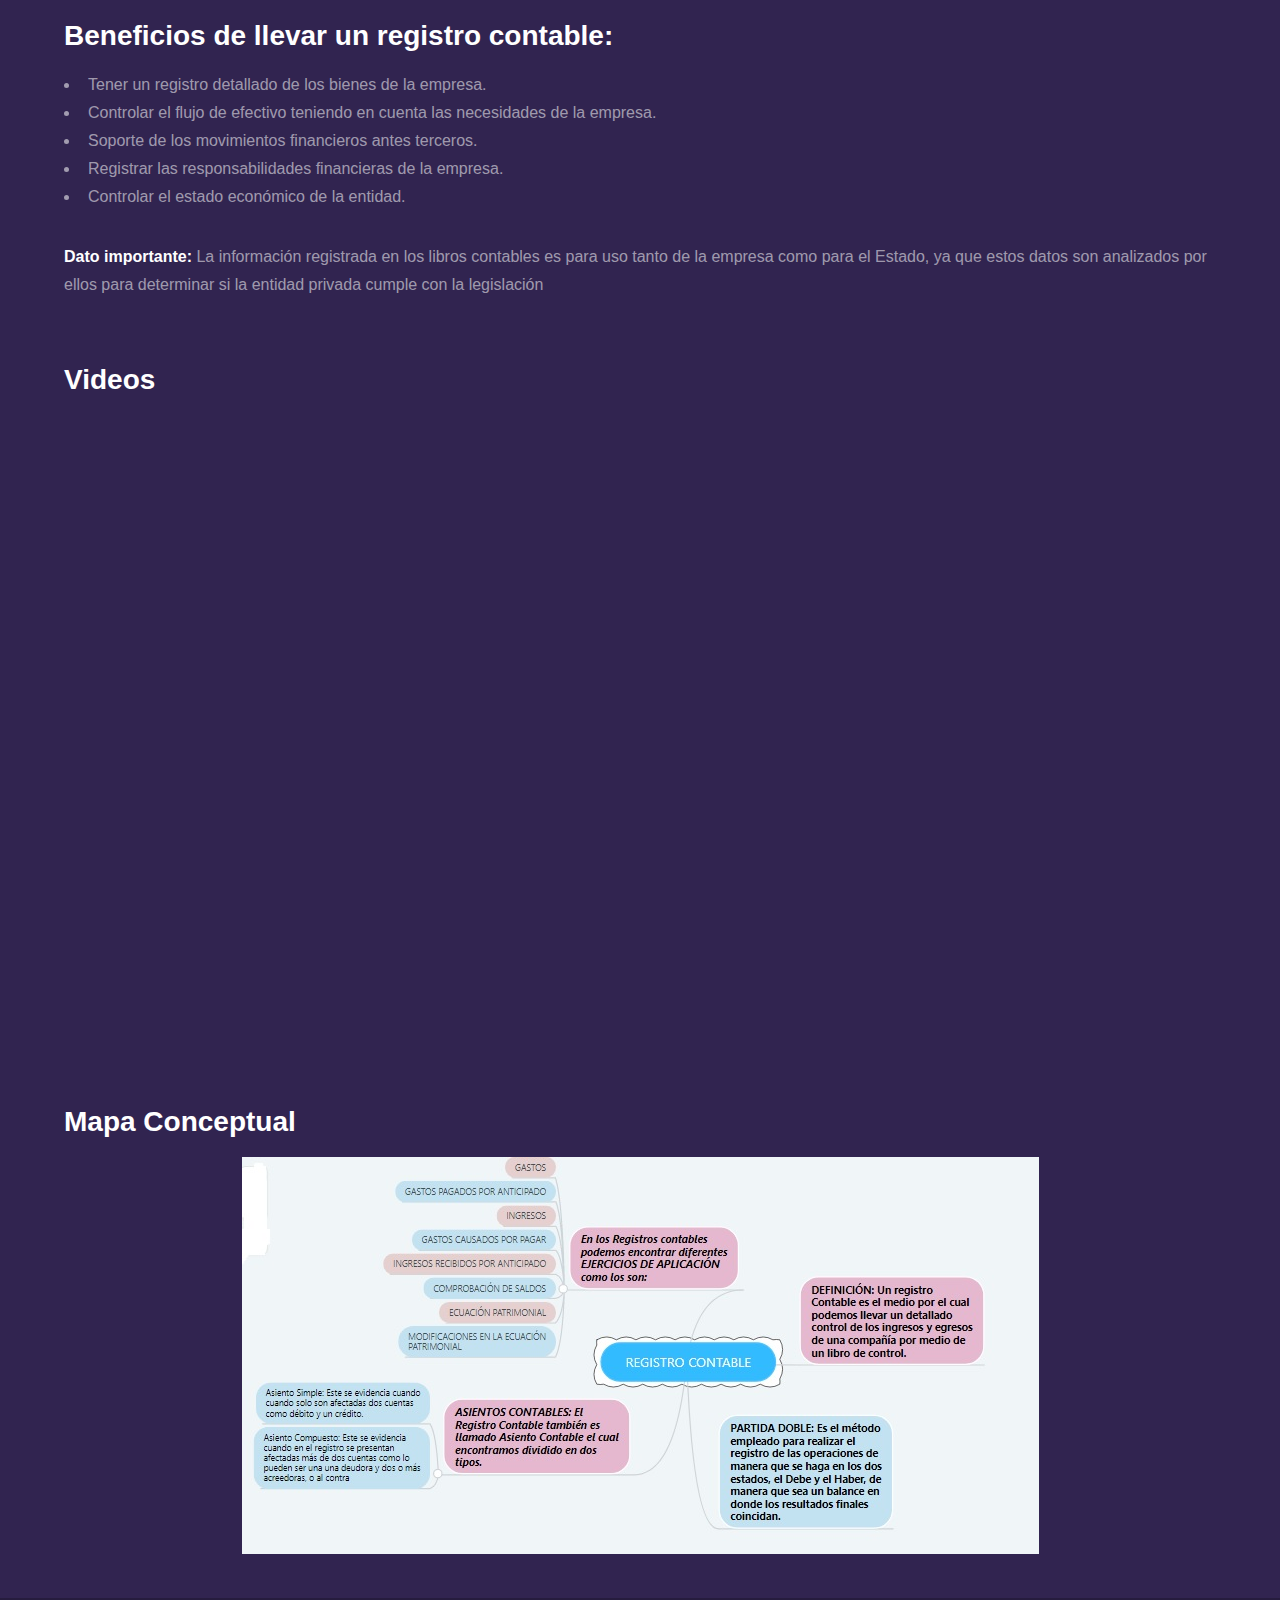
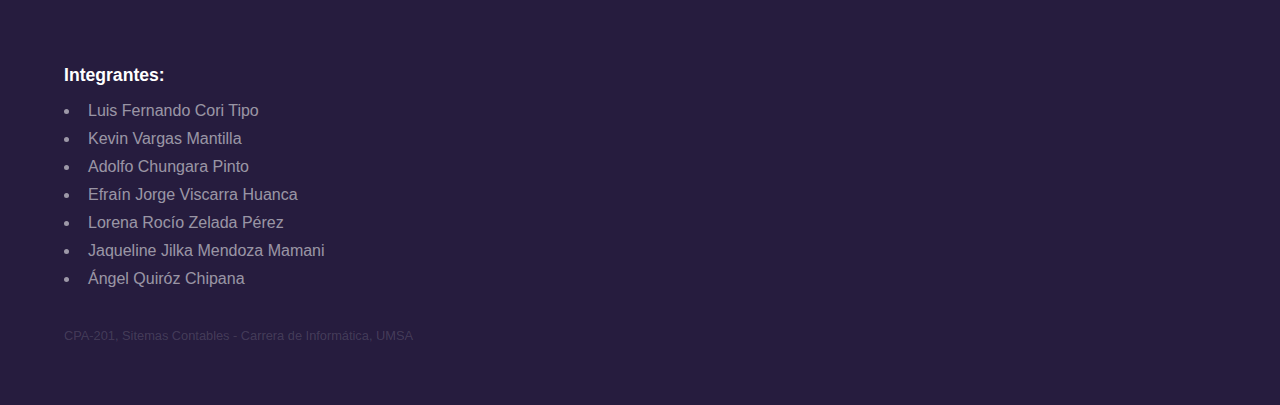
<file: 4RegCont.html>
<!DOCTYPE HTML>
<!--
	Hyperspace by Pixelarity
	pixelarity.com | hello@pixelarity.com
	License: pixelarity.com/license
-->
<html>

<head>
  <title>Registros Contables</title>
  <meta charset="utf-8" />
  <meta name="viewport" content="width=device-width, initial-scale=1, user-scalable=no" />
  <link rel="stylesheet" href="./css/main.css" />
</head>

<body class="is-preload">

  <!-- Header -->
  <header id="header">
    <a href="index.html" class="title">
      <i class="icon solid fa-arrow-left"></i>
      Volver
    </a>
  </header>

  <!-- Wrapper -->
  <div id="wrapper">

    <!-- Main -->
    <section id="main" class="wrapper">
      <div class="inner">
        <h1 class="major">Registros Contables</h1>
        <h2>Concepto</h2>
        <span class="img-center"><img src="./img/4RegCont-1.jpg" alt="" /></span>
        <p>
          Los registros contables son todas las anotaciones enfocadas en la revisión y control de las
          transacciones de una empresa, lo que permite reconocer oportunamente la posición financiera
          actual. La importancia de este tipo de registros es tal, que son requeridos para fines
          fiscales, cumplimiento de responsabilidades legales y para el desarrollo de las
          supervisiones financieras. Es por lo anterior, que se aconseja que la contabilidad
          de tu empresa sea llevada por un servicio contable en Colombia, profesional y confiable,
          ya que la correcta realización de este tipo de actividades, contribuyen al crecimiento
          y a la estabilidad de tu empresa.
        </p>
        <p>
          Ahora bien, otro punto a resaltar de los registros contables es que estos son el reflejo,
          asientos de diario y libros de contabilidad que describen las transacciones contables de
          una empresa, respaldando así la producción de estados financieros. Es por esto que deben
          conservarse durante varios años, para que las entidades externas puedan inspeccionarlos
          y verificar que los estados financieros derivados de ellos sean correctos.
        </p>
        <br />

        <h2>Aspectos básicos:</h2>
        <span class="img-center"><img src="./img/4RegCont-2.jpg" alt="" /></span>
        <ol>
          <li>
            <strong>Cualquier transacción inicia un procedimiento contable:</strong> Desde cualquier
            compra o venta que realices. La idea es hacer un registro de cada transacción financiera.
            Para este proceso es recomendable contar con el apoyo de un servicio contable.
          </li>
          <li>
            <strong>Estas transacciones se registran en los diarios:</strong> Este es el punto cero
            de la contabilidad, cada procedimiento contable debe anotarse en un diario, el cual es el
            registro de cada transacción financiera a medida que ocurre.
            <p>
              Puedes tener diarios separados para ventas y recibos de efectivo y otros para desembolsos,
              o solo uno en el que se incluya todos los tipos de transacciones. Cualquiera de los dos enfoques
              está bien, pero lo más importante para recordar, es registrar cada entrada y mantener los
              diarios actualizados, este proceso puede ser facilitado con el apoyo de los servicios
              contables en Colombia.
            </p>
          </li>
          <li>
            <strong>Agrupar todas las entradas utilizando el libro mayor:</strong> Aquí es donde los
            servicios contables en Bogotá se encargan de transferir o publicar cada una de las
            entradas del diario en su lugar apropiado en el libro mayor por tipo de transacción.
            Esto agiliza la búsqueda de transacciones individuales y también proporciona una base
            en algún momento, a menudo al final del mes o del trimestre.
          </li>
          <li>
            <strong>Preparar el balance de prueba:</strong> Aquí es donde se resumirán todas tus
            entradas de débito las cuales deberán coincidir; si no es así, se deberán remitir a
            los registros de transacciones en su diario y trabajar para ver dónde ocurrió el error.
          </li>
          <li>
            <strong>Preparar el estado financiero:</strong> En este punto el trabajo duro vale la
            pena, ya que este es el documento que los prestamistas, agencias gubernamentales o
            cualquier entidad requerirá para saber quién eres financieramente antes de hacer
            negocios contigo.
          </li>
        </ol>
        <br />

        <h2>Cómo se presentan los registros contables</h2>
        <p>
          En estos registros se refleja todo movimiento contable del ente económico (empresa) con el
          objetivo de proporcionar información financiera del mismo. Allí intervienen dos cuentas,
          por un lado, el egreso que cuando aumenta se registra por el ‘Debe’, y por otro lado el
          activo que cuando disminuye se registra por el ‘Haber’.
        </p>
        <span class="img-center"><img src="./img/4RegCont-3.png" alt="" /></span>
        <br />

        <h2>Tipos de Registros contables:</h2>
        <ol>
          <li>
            <strong>Registros obligatorios o indispensables:</strong>
            <p>Como su nombre lo indica, son los libros obligatorios que se exigen legalmente.</p>
            <ul>
              <li><strong>El libro Diario:</strong> En él se registra todas las operaciones que la empresa realiza día a
                día, estos registros se denominan asientos y se realizan en orden cronológico, según lo indica el Código
                de Comercio en el ART. 45 “Expresa que el libro Diario se asiente día por día y según se vayan efectuado
                las operaciones.”</li>
              <li><strong>El libro de Inventarios y Balances:</strong> Aquí se registra desde el inicio hasta el final
                del detalle del patrimonio.</li>
              <i><strong>Según el Código de Comercio en el ART. 44:</strong> Establece como libros indispensables al
                Diario y al Inventario y Balance.</i>
            </ul>
          </li>
          <li>
            <strong>Registros no obligatorios:</strong>
            <p>Este tipo de libros no los exige la ley, sino que son los que la empresa crea necesario
              tener dependiendo de cada actividad que se realice en la empresa.</p>
            <ul>
              <li><strong>Estado de flujos de efectivo:</strong> Es el registro de entradas y salidas de dinero en
                efectivo de la empresa.</li>
              <li><strong>Estado de resultados:</strong> En este libro se registra todos los ingresos de negocios y las
                transacciones de gastos con el objetivo de medir la rentabilidad del negocio. Se diferencia del anterior
                debido a que en estos se registra el estado del trabajo que los clientes no han pagado y gastos
                acumulados
                sin pagar aún.</li>
              <li><strong>Balance:</strong> Allí va el registro de los activos y pasivos de la empresa.</li>
            </ul>
          </li>
        </ol>
        <br />

        <h2>
          Datos importantes de un registro contable:
        </h2>
        <span class="img-center"><img src="./img/4RegCont-4.jpg" alt="" /></span>
        <ul>
          <li>Fecha de la anotación</li>
          <li>Número que de la anotación durante el ejercicio económico.</li>
          <li>Cuentas intervinientes: código y denominación.</li>
          <li>Importes registrados a cada cuenta (si son cargos o bonos).</li>
          <li>Descripción de la operación.</li>
        </ul>
        <br />

        <h2>Beneficios de llevar un registro contable:</h2>
        <ul>
          <li>Tener un registro detallado de los bienes de la empresa.</li>
          <li>Controlar el flujo de efectivo teniendo en cuenta las necesidades de la empresa.</li>
          <li>Soporte de los movimientos financieros antes terceros.</li>
          <li>Registrar las responsabilidades financieras de la empresa.</li>
          <li>Controlar el estado económico de la entidad.</li>
        </ul>

        <p>
          <strong>Dato importante:</strong> La información registrada en los libros contables es
          para uso tanto de la empresa como para el Estado, ya que estos datos son analizados por
          ellos para determinar si la entidad privada cumple con la legislación
        </p>
        <br />

        <h2>Videos</h2>
        <div class="row aln-center">
          <iframe width="560" height="315" src="https://www.youtube.com/embed/ej1Gn1iJStw" frameborder="0" allow="accelerometer; autoplay; encrypted-media; gyroscope; picture-in-picture" allowfullscreen></iframe>
        </div>
        <br />
        <div class="row aln-center">
          <iframe width="560" height="315" src="https://www.youtube.com/embed/hDJAPrwFWME" frameborder="0" allow="accelerometer; autoplay; encrypted-media; gyroscope; picture-in-picture" allowfullscreen></iframe>
        </div>
        <br />

        <h2>Mapa Conceptual</h2>
        <span class="img-center"><img src="./img/4RegCont-mapa.jpg" alt="" /></span>


      </div>
    </section>

  </div>

  <!-- Footer -->
  <footer id="footer" class="wrapper alt">
    <div class="inner">
      <h3>Integrantes:</h3>
      <ul>
        <li>Luis Fernando Cori Tipo</li>
        <li>Kevin Vargas Mantilla</li>
        <li>Adolfo Chungara Pinto</li>
        <li>Efraín Jorge Viscarra Huanca</li>
        <li>Lorena Rocío Zelada Pérez</li>
        <li>Jaqueline Jilka Mendoza Mamani</li>
        <li>Ángel Quiróz Chipana</li>
      </ul>
      <div class="menu">
        <p>CPA-201, Sitemas Contables - Carrera de Informática, UMSA</p>
      </div>
    </div>
  </footer>

  <!-- Scripts -->
  <script src="./js/jquery.min.js"></script>
  <script src="./js/jquery.scrollex.min.js"></script>
  <script src="./js/jquery.scrolly.min.js"></script>
  <script src="./js/browser.min.js"></script>
  <script src="./js/breakpoints.min.js"></script>
  <script src="./js/util.js"></script>
  <script src="./js/main.js"></script>

</body>

</html>
</file>
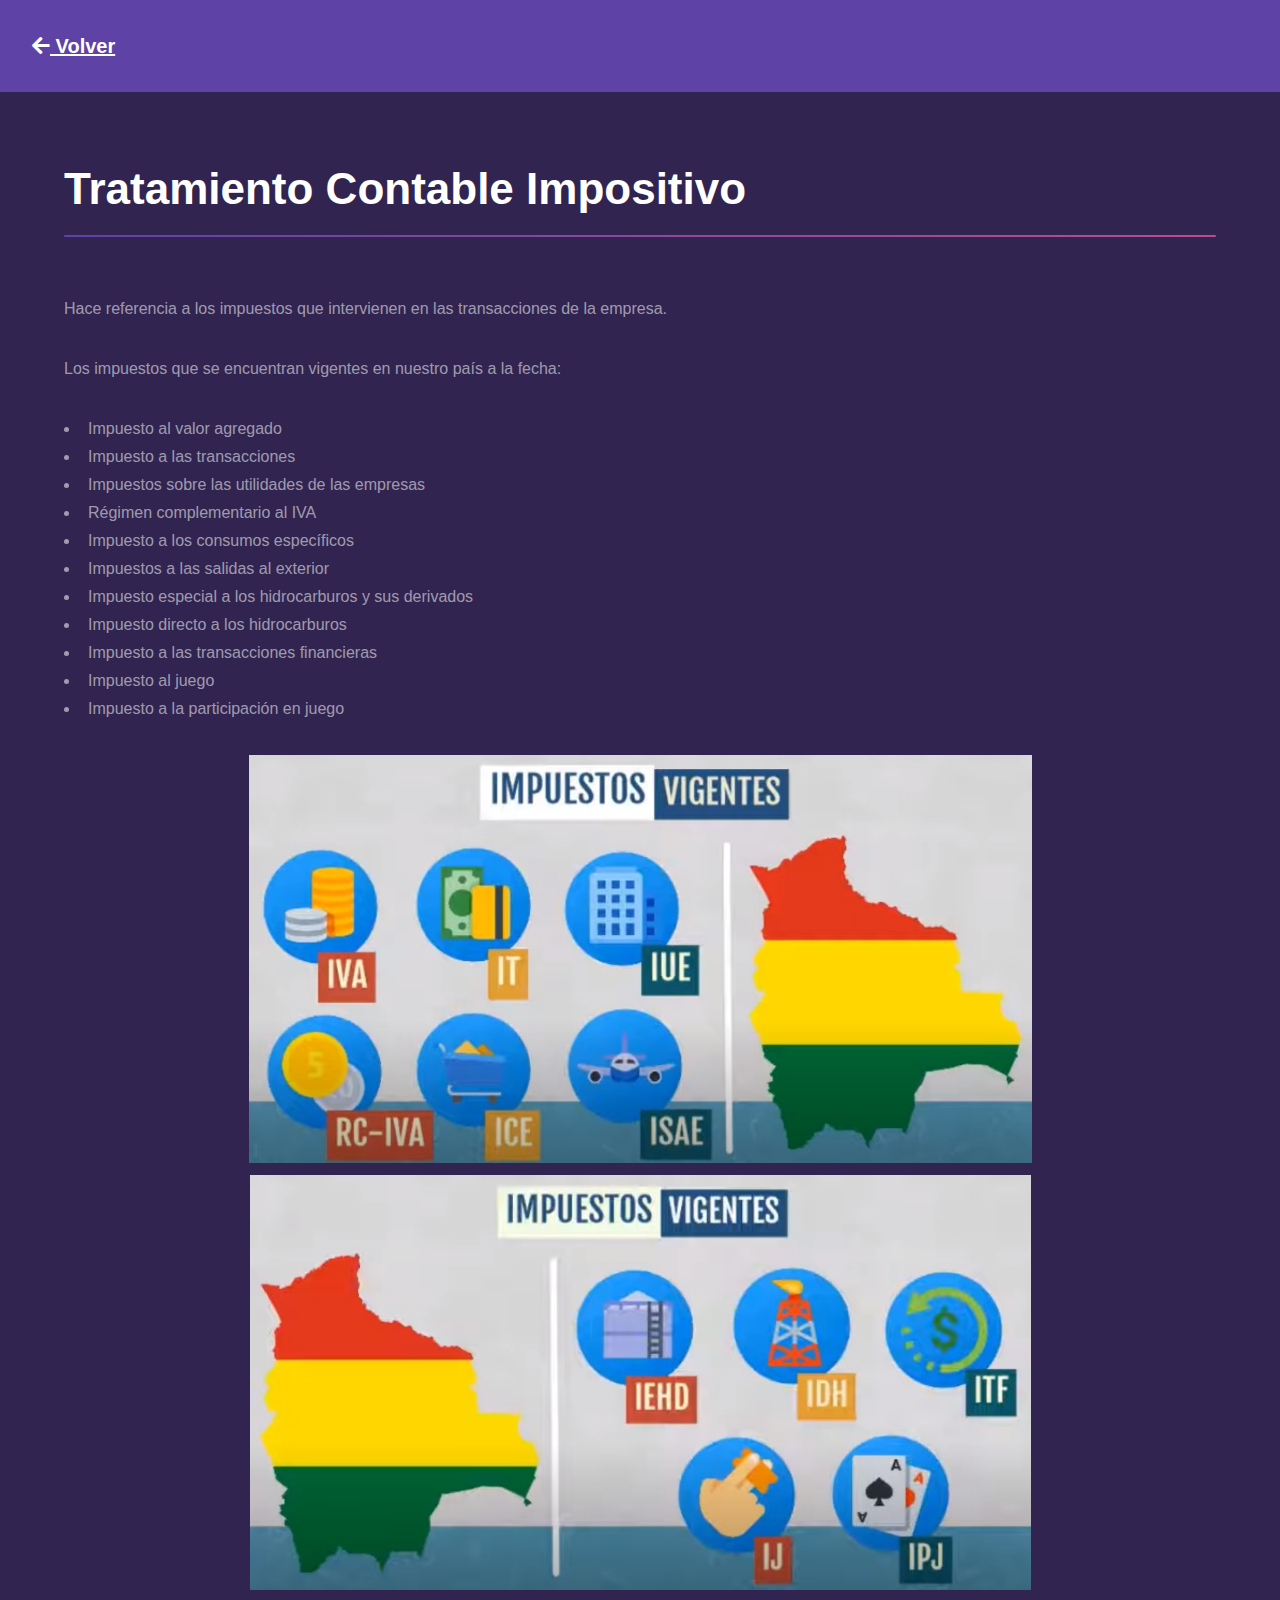
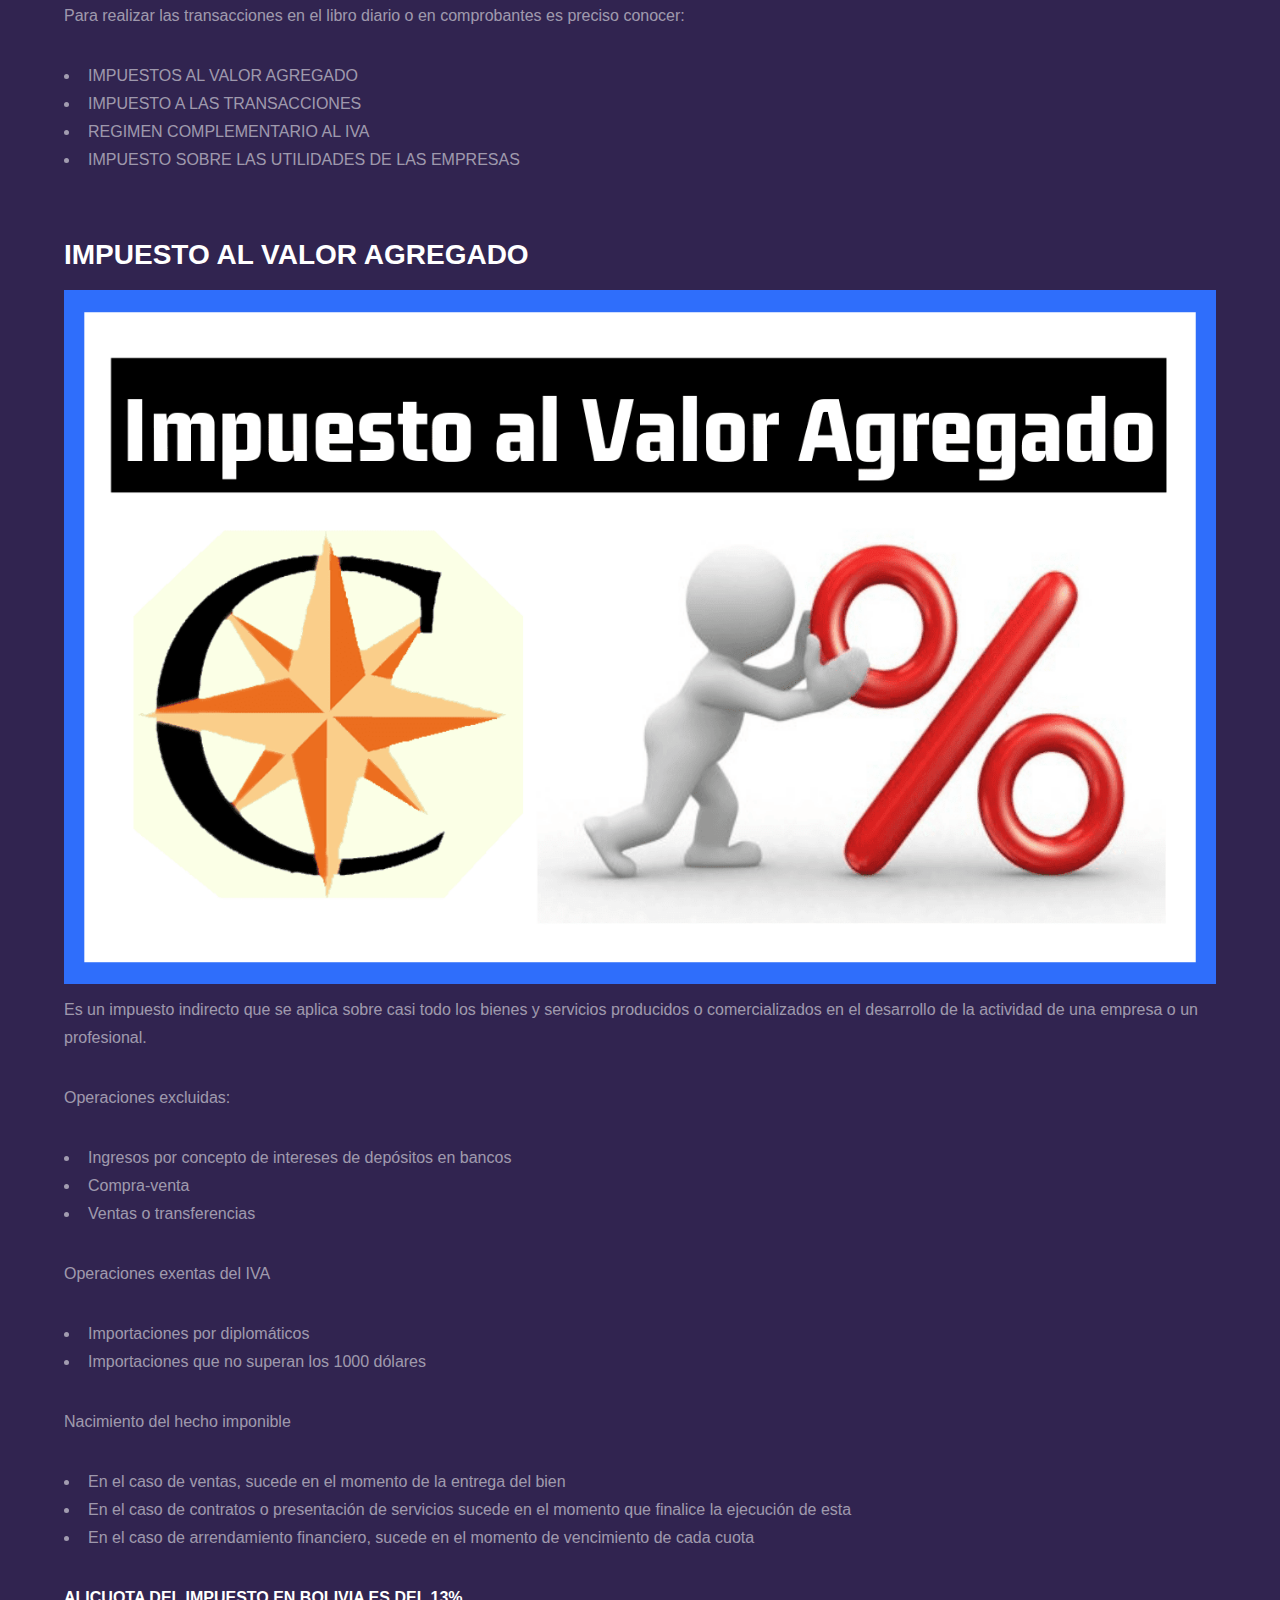
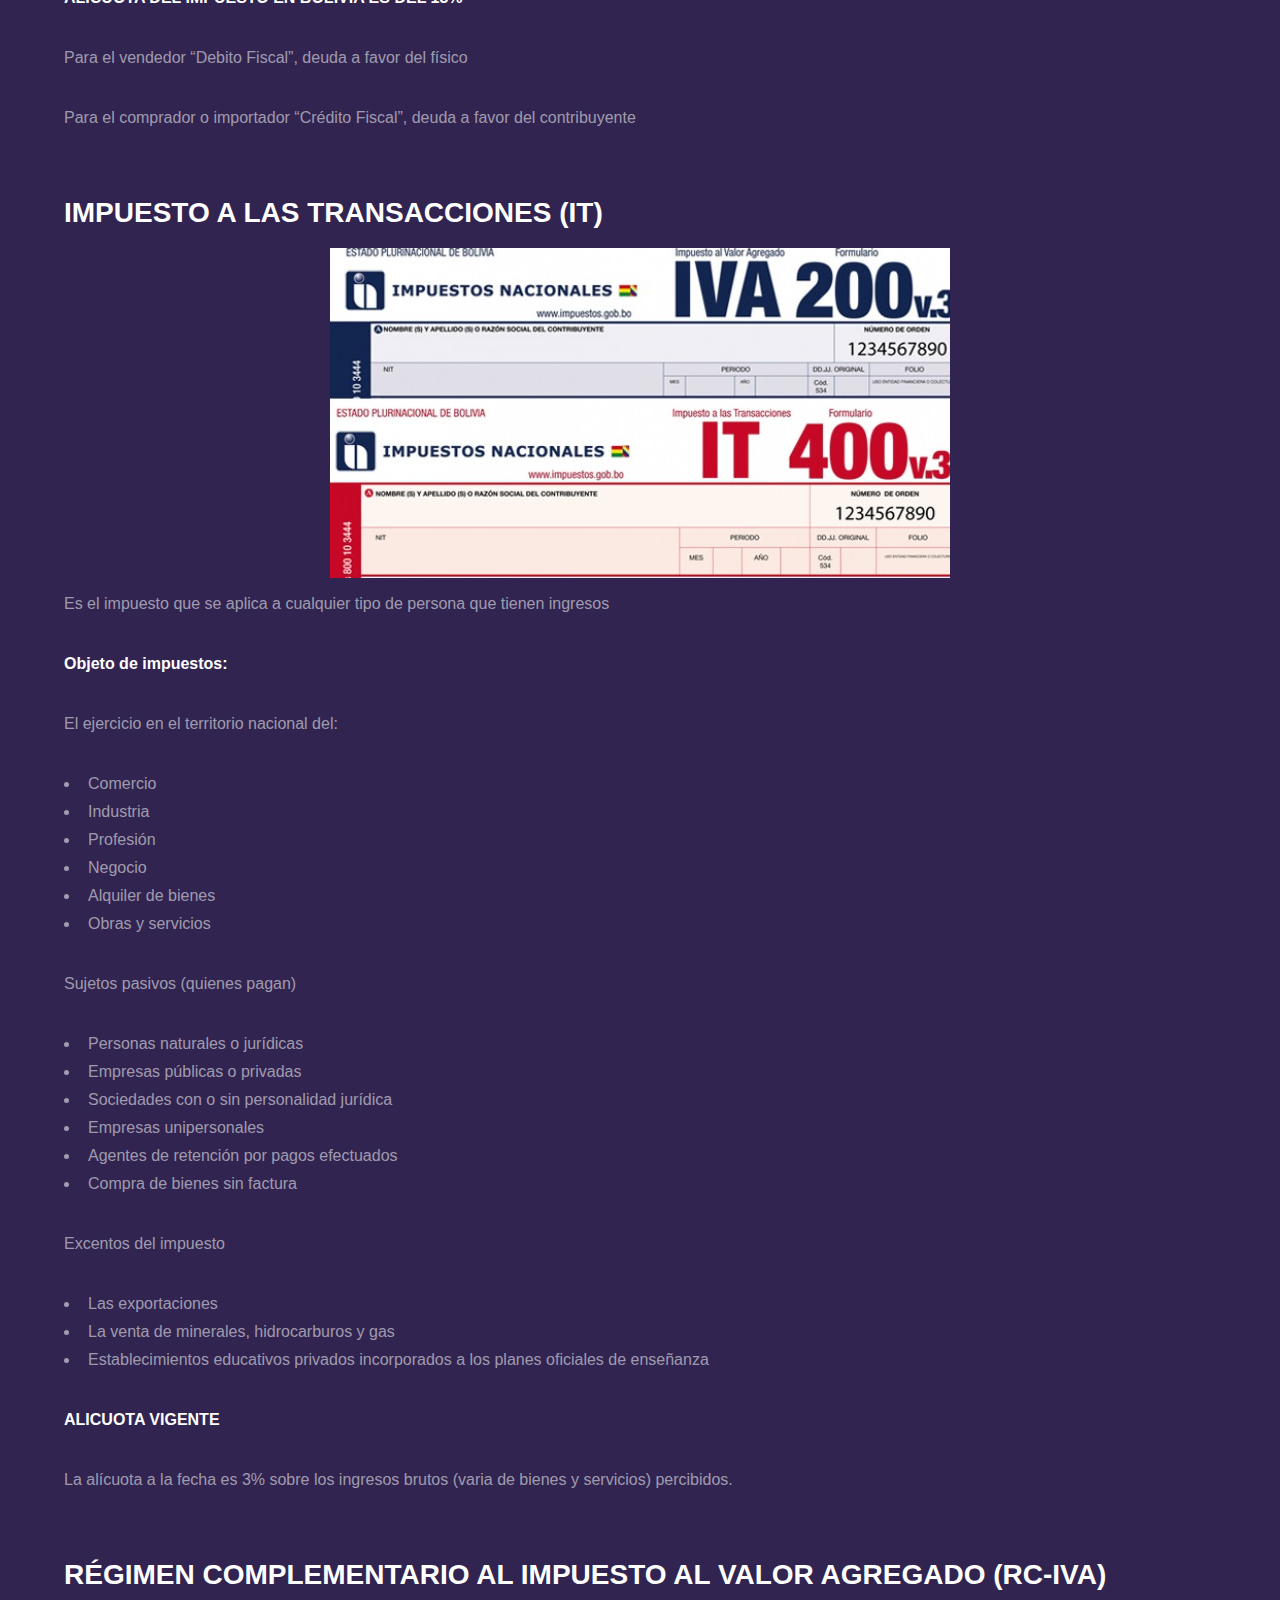
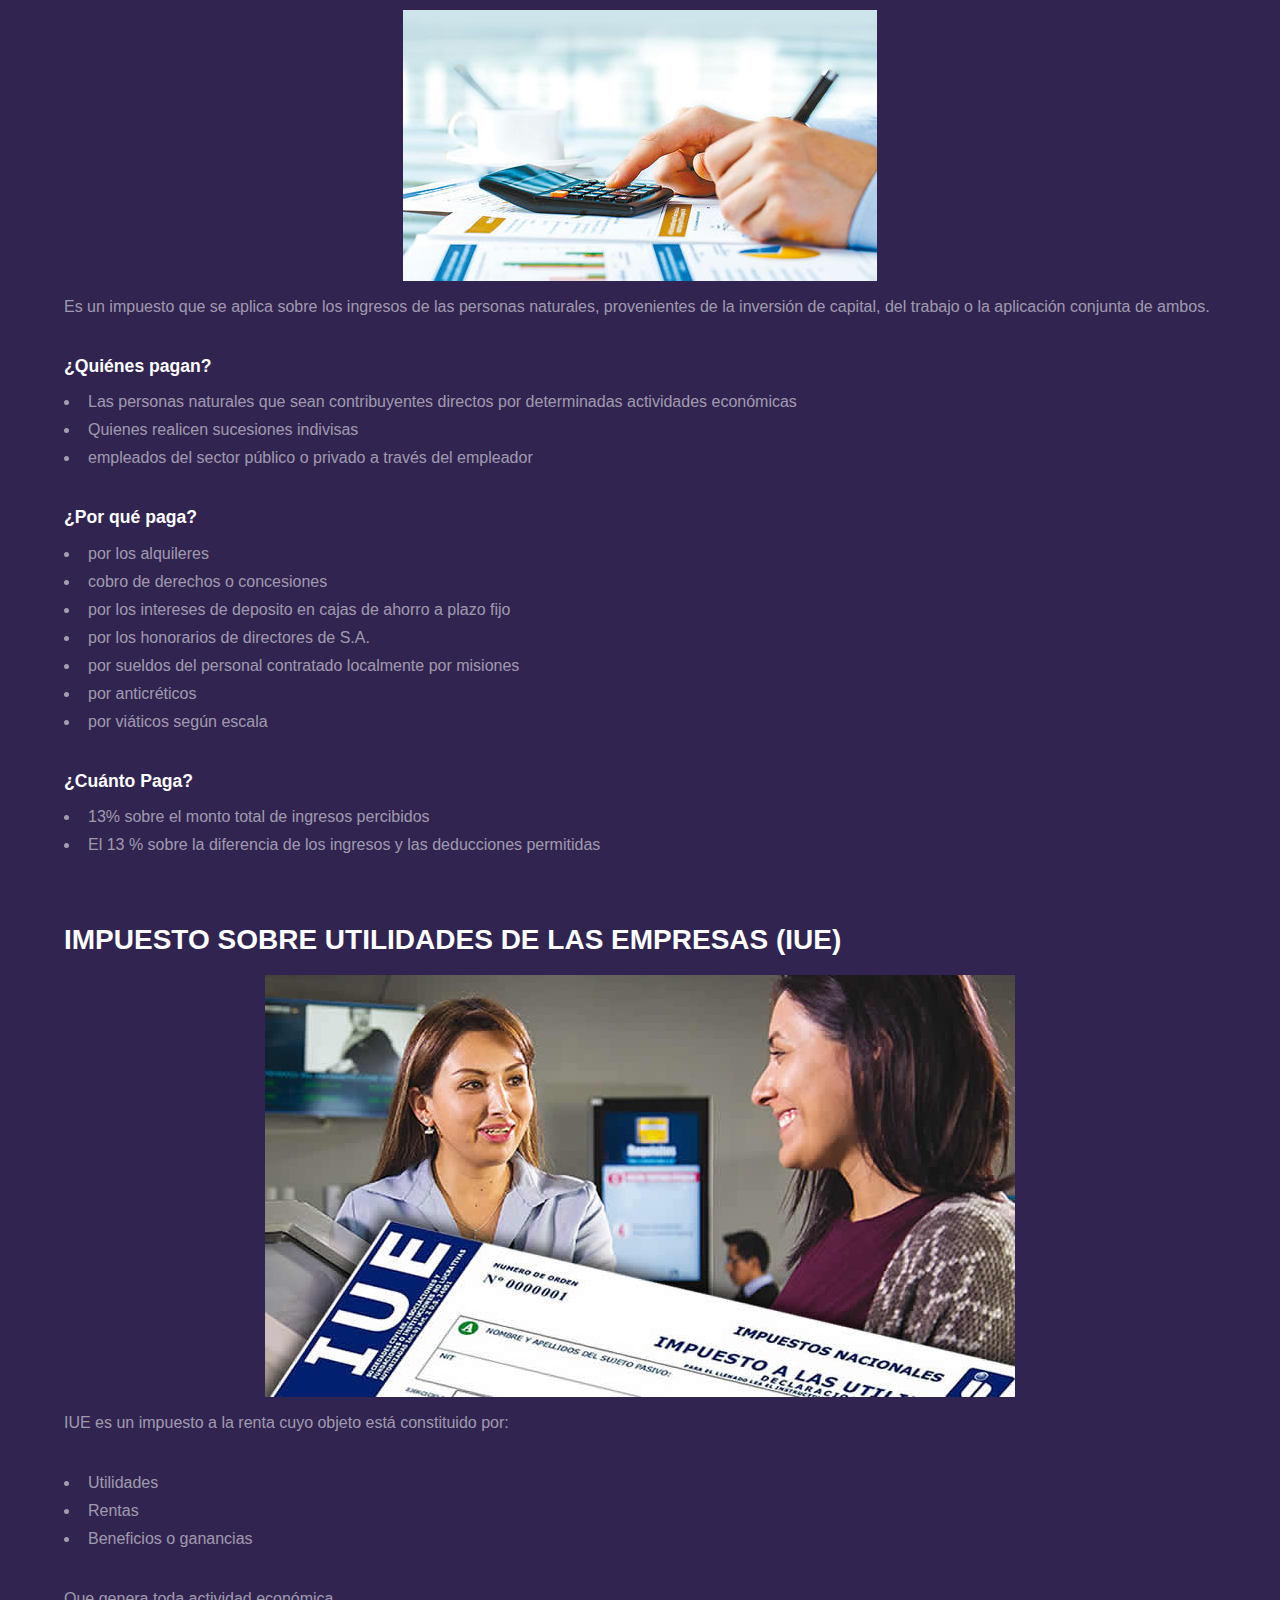
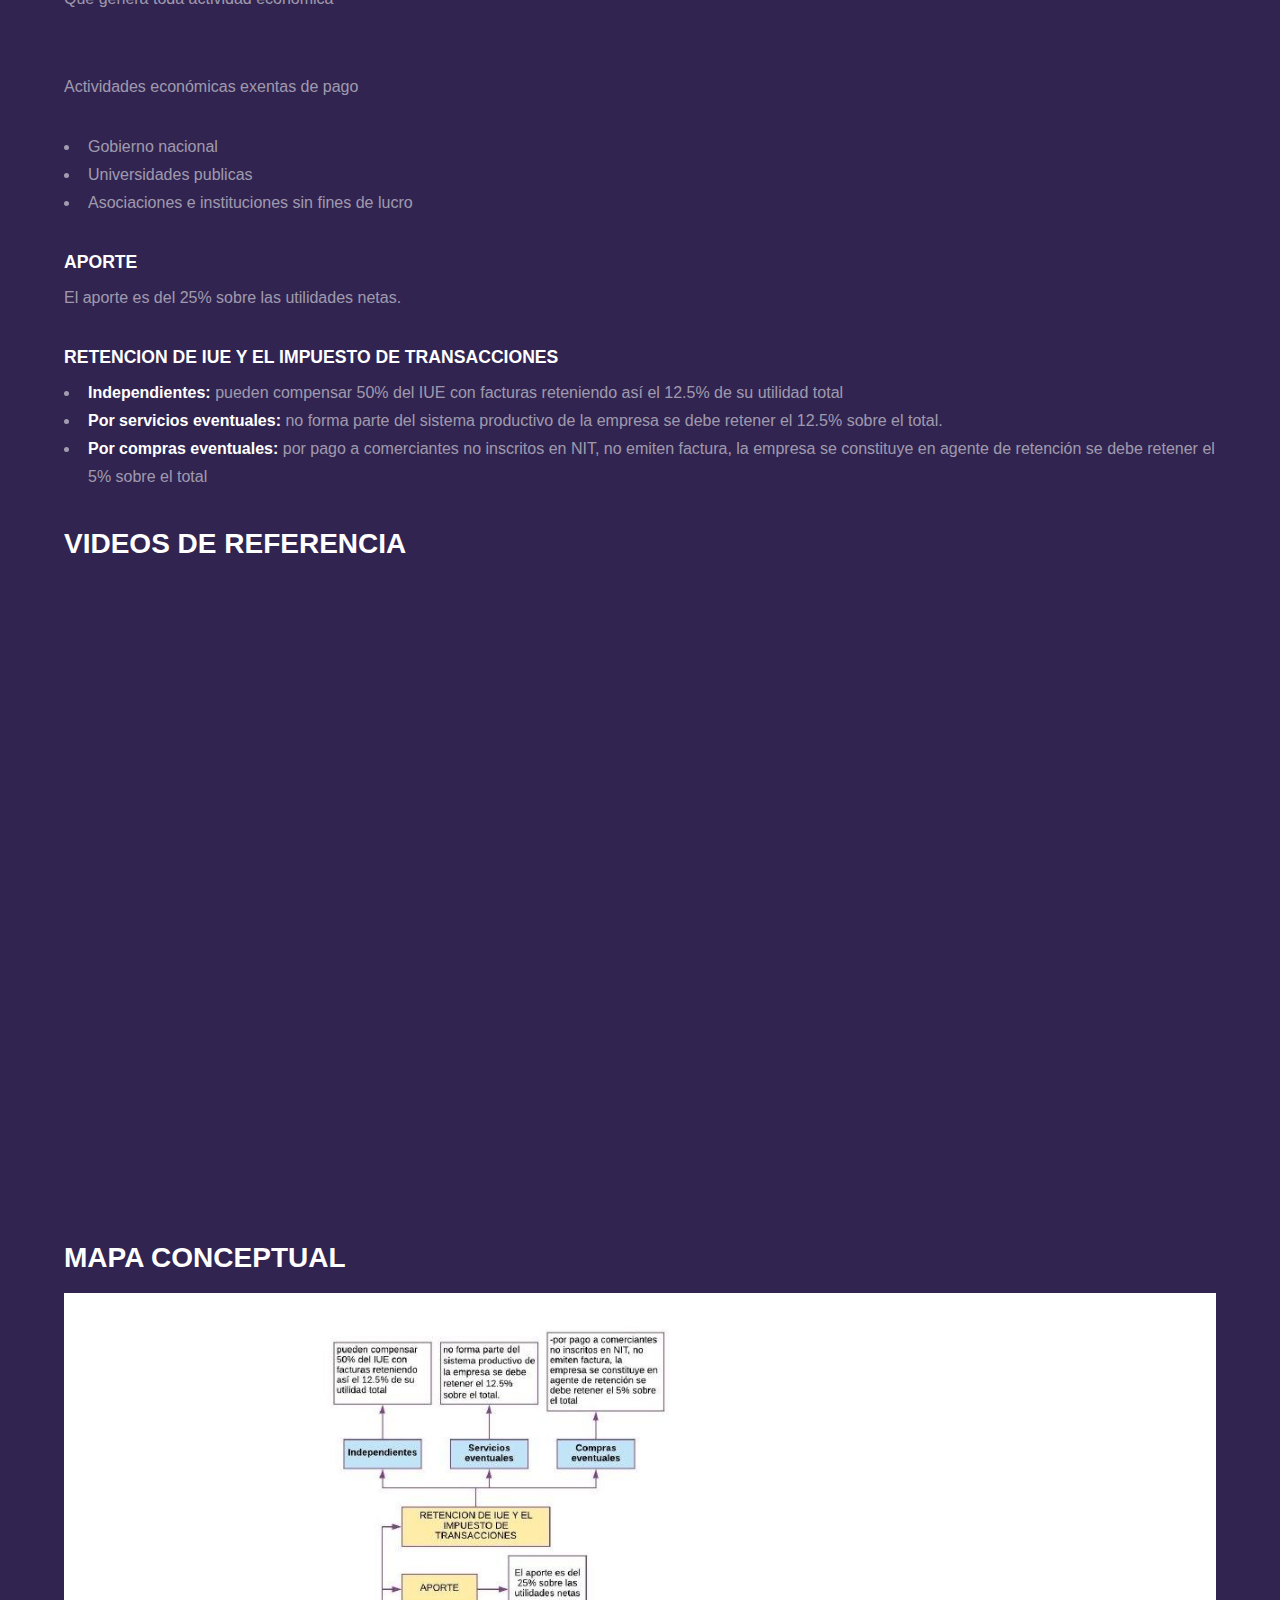
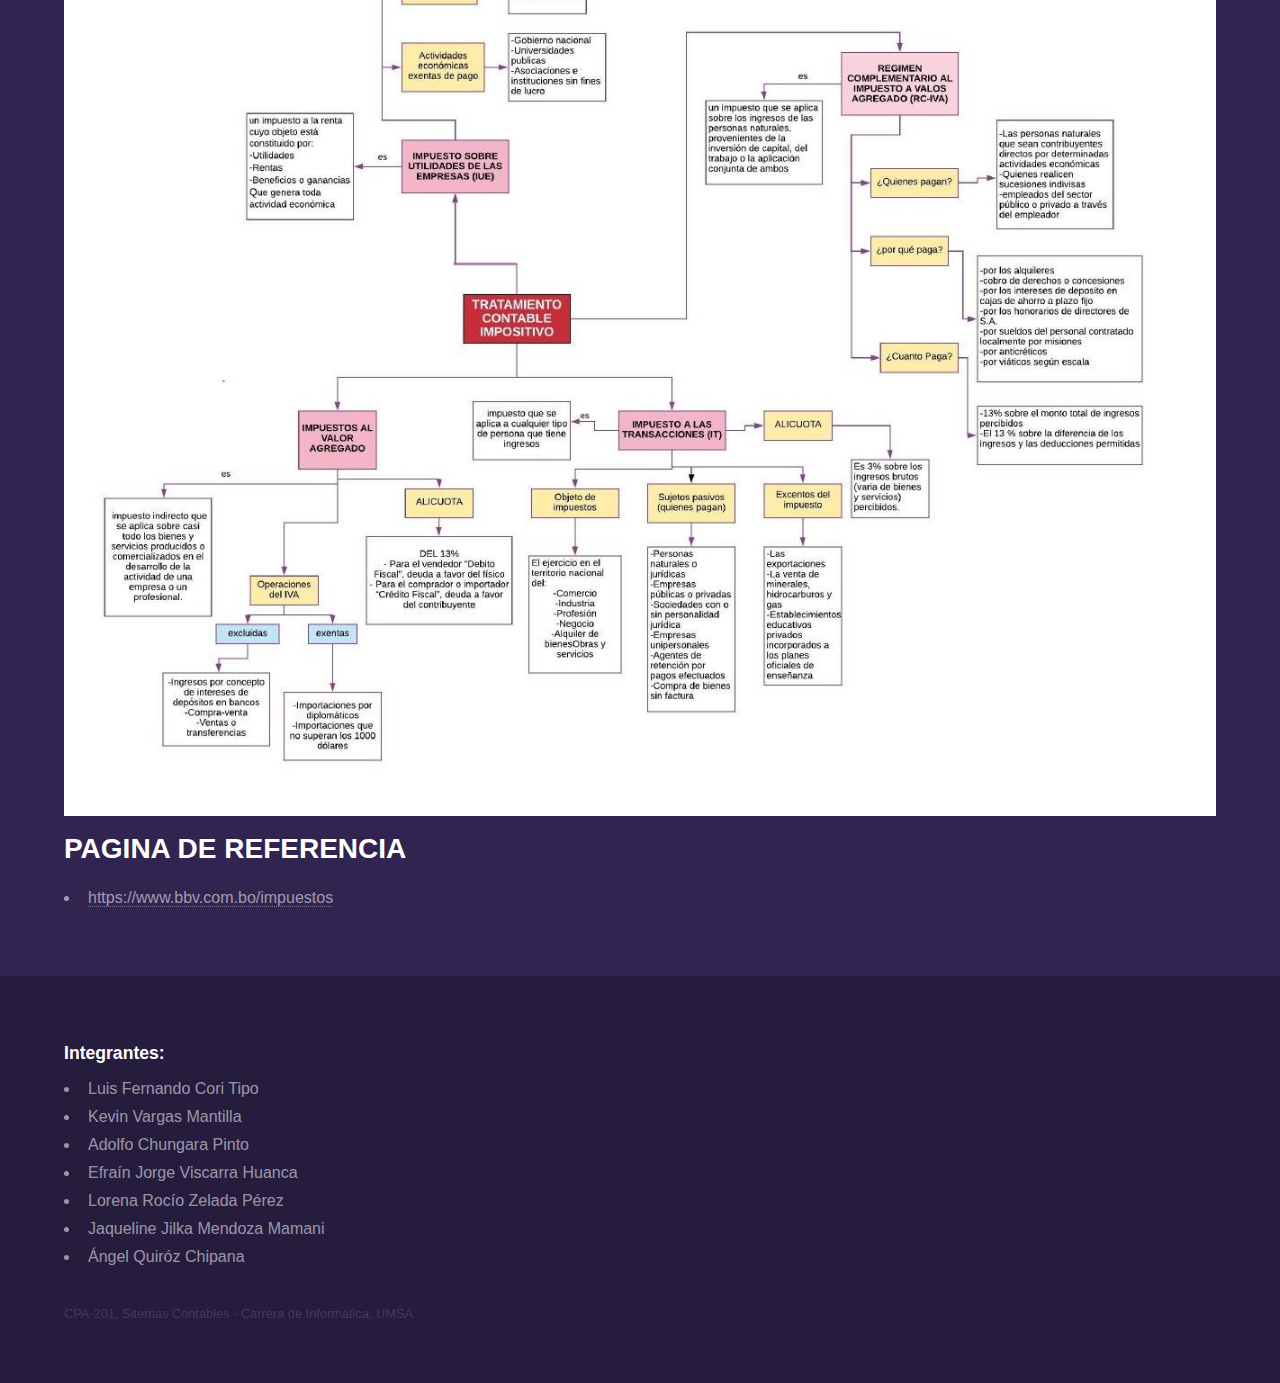
<file: 5TratCont.html>
<!DOCTYPE HTML>
<!--
	Hyperspace by Pixelarity
	pixelarity.com | hello@pixelarity.com
	License: pixelarity.com/license
-->
<html>

<head>
  <title>Tratamiento Contable Impositivo</title>
  <meta charset="utf-8" />
  <meta name="viewport" content="width=device-width, initial-scale=1, user-scalable=no" />
  <link rel="stylesheet" href="./css/main.css" />
</head>

<body class="is-preload">

  <!-- Header -->
  <header id="header">
    <a href="index.html" class="title">
      <i class="icon solid fa-arrow-left"></i>
      Volver
    </a>
  </header>

  <!-- Wrapper -->
  <div id="wrapper">

    <!-- Main -->
    <section id="main" class="wrapper">
      <div class="inner">
        <h1 class="major">Tratamiento Contable Impositivo</h1>
        <p>
          Hace referencia a los impuestos que intervienen en las transacciones de la empresa.
        </p>
        <p>
          Los impuestos que se encuentran vigentes en nuestro pa&iacute;s a la fecha:
        </p>
        <ul>
          <li>Impuesto al valor agregado</li>
          <li>Impuesto a las transacciones </li>
          <li>Impuestos sobre las utilidades de las empresas</li>
          <li>Régimen complementario al IVA</li>
          <li>Impuesto a los consumos específicos</li>
          <li>Impuestos a las salidas al exterior </li>
          <li>Impuesto especial a los hidrocarburos y sus derivados</li>
          <li>Impuesto directo a los hidrocarburos</li>
          <li>Impuesto a las transacciones financieras</li>
          <li>Impuesto al juego</li>
          <li>Impuesto a la participación en juego </li>
        </ul>
        <span class="img-center"><img src="./img/5TratCont-1.jpg" alt="" /></span>
        <span class="img-center"><img src="./img/5TratCont-2.jpg" alt="" /></span>

        <p>
          Para realizar las transacciones en el libro diario o en comprobantes es preciso conocer:
        </p>
        <ul>
          <li>IMPUESTOS AL VALOR AGREGADO</li>
          <li>IMPUESTO A LAS TRANSACCIONES </li>
          <li>REGIMEN COMPLEMENTARIO AL IVA</li>
          <li>IMPUESTO SOBRE LAS UTILIDADES DE LAS EMPRESAS</li>
        </ul>
        <br />

        <h2>IMPUESTO AL VALOR AGREGADO</h2>
        <span class="img-center"><img src="./img/5TratCont-3.jpg" alt="" /></span>
        <p>
          Es un impuesto indirecto que se aplica sobre casi todo los bienes y servicios
          producidos o comercializados en el desarrollo de la actividad de una empresa
          o un profesional.
        </p>

        <p>Operaciones excluidas:</p>
        <ul>
          <li>Ingresos por concepto de intereses de depósitos en bancos </li>
          <li>Compra-venta</li>
          <li>Ventas o transferencias</li>
        </ul>
        <p>Operaciones exentas del IVA</p>
        <ul>
          <li>Importaciones por diplomáticos</li>
          <li>Importaciones que no superan los 1000 dólares</li>
        </ul>
        <p>Nacimiento del hecho imponible</p>
        <ul>
          <li>En el caso de ventas, sucede en el momento de la entrega del bien</li>
          <li>En el caso de contratos o presentación de servicios sucede en el momento que finalice la ejecución de esta
          </li>
          <li>En el caso de arrendamiento financiero, sucede en el momento de vencimiento de cada cuota</li>
        </ul>
        <p><strong>
            ALICUOTA DEL IMPUESTO EN BOLIVIA ES DEL 13%
          </strong></p>
        <p>Para el vendedor “Debito Fiscal”, deuda a favor del físico</p>
        <p>Para el comprador o importador “Crédito Fiscal”, deuda a favor del contribuyente</p>
        <br />

        <h2>IMPUESTO A LAS TRANSACCIONES (IT)</h2>
        <span class="img-center"><img src="./img/5TratCont-4.jpg" alt="" /></span>
        <p>Es el impuesto que se aplica a cualquier tipo de persona que tienen ingresos</p>
        <p><strong>Objeto de impuestos:</strong></p>
        <p>El ejercicio en el territorio nacional del:</p>
        <ul>
          <li>Comercio</li>
          <li>Industria</li>
          <li>Profesión</li>
          <li>Negocio</li>
          <li>Alquiler de bienes</li>
          <li>Obras y servicios</li>
        </ul>
        <p>Sujetos pasivos (quienes pagan)</p>
        <ul>
          <li>Personas naturales o jurídicas</li>
          <li>Empresas públicas o privadas</li>
          <li>Sociedades con o sin personalidad jurídica</li>
          <li>Empresas unipersonales</li>
          <li>Agentes de retención por pagos efectuados</li>
          <li>Compra de bienes sin factura</li>
        </ul>
        <p>Excentos del impuesto</p>
        <ul>
          <li>Las exportaciones</li>
          <li>La venta de minerales, hidrocarburos y gas</li>
          <li>Establecimientos educativos privados incorporados a los planes oficiales de enseñanza</li>
        </ul>
        <p><strong>
            ALICUOTA VIGENTE
          </strong></p>
        <p>
          La alícuota a la fecha es 3% sobre los ingresos brutos (varia de bienes y servicios) percibidos.
        </p>
        <br />

        <h2>RÉGIMEN COMPLEMENTARIO AL IMPUESTO AL VALOR AGREGADO (RC-IVA)</h2>
        <span class="img-center"><img src="./img/5TratCont-5.jpg" alt="" /></span>
        <p>
          Es un impuesto que se aplica sobre los ingresos de las personas naturales,
          provenientes de la inversión de capital, del trabajo o la aplicación conjunta
          de ambos.
        </p>
        <h3>¿Quiénes pagan?</h3>
        <ul>
          <li>Las personas naturales que sean contribuyentes directos por determinadas actividades económicas</li>
          <li>Quienes realicen sucesiones indivisas</li>
          <li>empleados del sector público o privado a través del empleador </li>
        </ul>
        <h3>¿Por qué paga?</h3>
        <ul>
          <li>por los alquileres</li>
          <li>cobro de derechos o concesiones</li>
          <li>por los intereses de deposito en cajas de ahorro a plazo fijo</li>
          <li>por los honorarios de directores de S.A.</li>
          <li>por sueldos del personal contratado localmente por misiones</li>
          <li>por anticréticos</li>
          <li>por viáticos según escala</li>
        </ul>
        <h3>¿Cuánto Paga?</h3>
        <ul>
          <li>13% sobre el monto total de ingresos percibidos</li>
          <li>El 13 % sobre la diferencia de los ingresos y las deducciones permitidas</li>
        </ul>
        <br />

        <h2>IMPUESTO SOBRE UTILIDADES DE LAS EMPRESAS (IUE)</h2>
        <span class="img-center"><img src="./img/5TratCont-6.jpg" alt="" /></span>
        <p>IUE es un impuesto a la renta cuyo objeto está constituido por:</p>
        <ul>
          <li>Utilidades </li>
          <li>Rentas </li>
          <li>Beneficios o ganancias </li>
        </ul>
        <p>Que genera toda actividad económica</p>
        <br />
        <p>Actividades económicas exentas de pago</p>
        <ul>
          <li>Gobierno nacional </li>
          <li>Universidades publicas</li>
          <li>Asociaciones e instituciones sin fines de lucro </li>
        </ul>
        <h3>APORTE</h3>
        <p>El aporte es del 25% sobre las utilidades netas.</p>
        <h3>RETENCION DE IUE Y EL IMPUESTO DE TRANSACCIONES</h3>
        <ul>
          <li><strong>Independientes:</strong> pueden compensar 50% del IUE con facturas reteniendo así el 12.5% de su utilidad total</li>
          <li><strong>Por servicios eventuales:</strong> no forma parte del sistema productivo de la empresa se debe retener el 12.5% sobre el total.</li>
          <li><strong>Por compras eventuales:</strong> por pago a comerciantes no inscritos en NIT, no emiten factura, la empresa se constituye en agente de retención se debe retener el 5% sobre el total</li>
        </ul>

        <h2>VIDEOS DE REFERENCIA</h2>
        <div class="row aln-center">
          <iframe width="560" height="315" src="https://www.youtube.com/embed/F7DlCLfO_Nw" frameborder="0" allow="accelerometer; autoplay; encrypted-media; gyroscope; picture-in-picture" allowfullscreen></iframe>
        </div>
        <div class="row aln-center">
          <iframe width="560" height="315" src="https://www.youtube.com/embed/RND9qpSR5ao" frameborder="0" allow="accelerometer; autoplay; encrypted-media; gyroscope; picture-in-picture" allowfullscreen></iframe>
        </div>
        <br />

        <h2>MAPA CONCEPTUAL</h2>
        <span class="img-center"><img src="./img/5TratCont-7.jpg" alt="" /></span>

        <h2>PAGINA DE REFERENCIA</h2>
        <ul>
          <li><a href="https://www.bbv.com.bo/impuestos">https://www.bbv.com.bo/impuestos</a></li>
        </ul>

      </div>
    </section>

  </div>

  <!-- Footer -->
  <footer id="footer" class="wrapper alt">
    <div class="inner">
      <h3>Integrantes:</h3>
      <ul>
        <li>Luis Fernando Cori Tipo</li>
        <li>Kevin Vargas Mantilla</li>
        <li>Adolfo Chungara Pinto</li>
        <li>Efraín Jorge Viscarra Huanca</li>
        <li>Lorena Rocío Zelada Pérez</li>
        <li>Jaqueline Jilka Mendoza Mamani</li>
        <li>Ángel Quiróz Chipana</li>
      </ul>
      <div class="menu">
        <p>CPA-201, Sitemas Contables - Carrera de Informática, UMSA</p>
      </div>
    </div>
  </footer>

  <!-- Scripts -->
  <script src="./js/jquery.min.js"></script>
  <script src="./js/jquery.scrollex.min.js"></script>
  <script src="./js/jquery.scrolly.min.js"></script>
  <script src="./js/browser.min.js"></script>
  <script src="./js/breakpoints.min.js"></script>
  <script src="./js/util.js"></script>
  <script src="./js/main.js"></script>

</body>

</html>
</file>
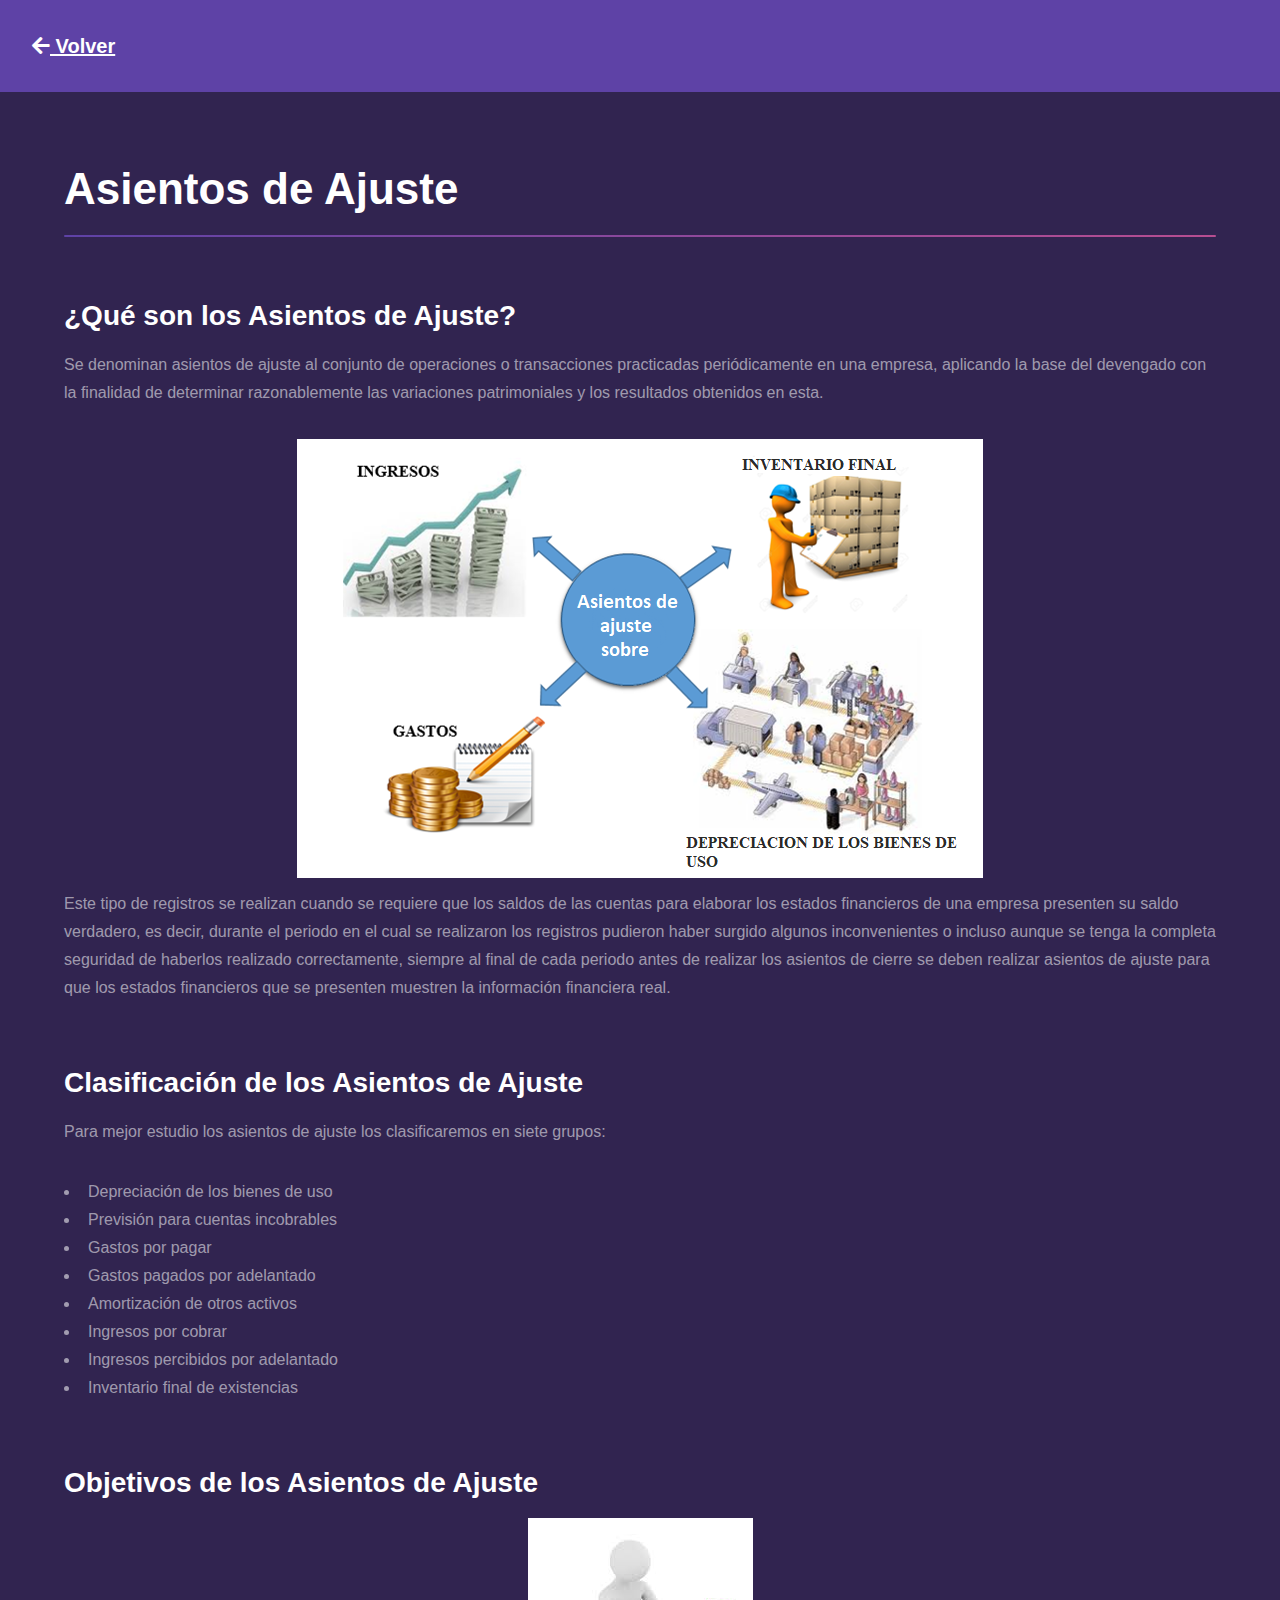
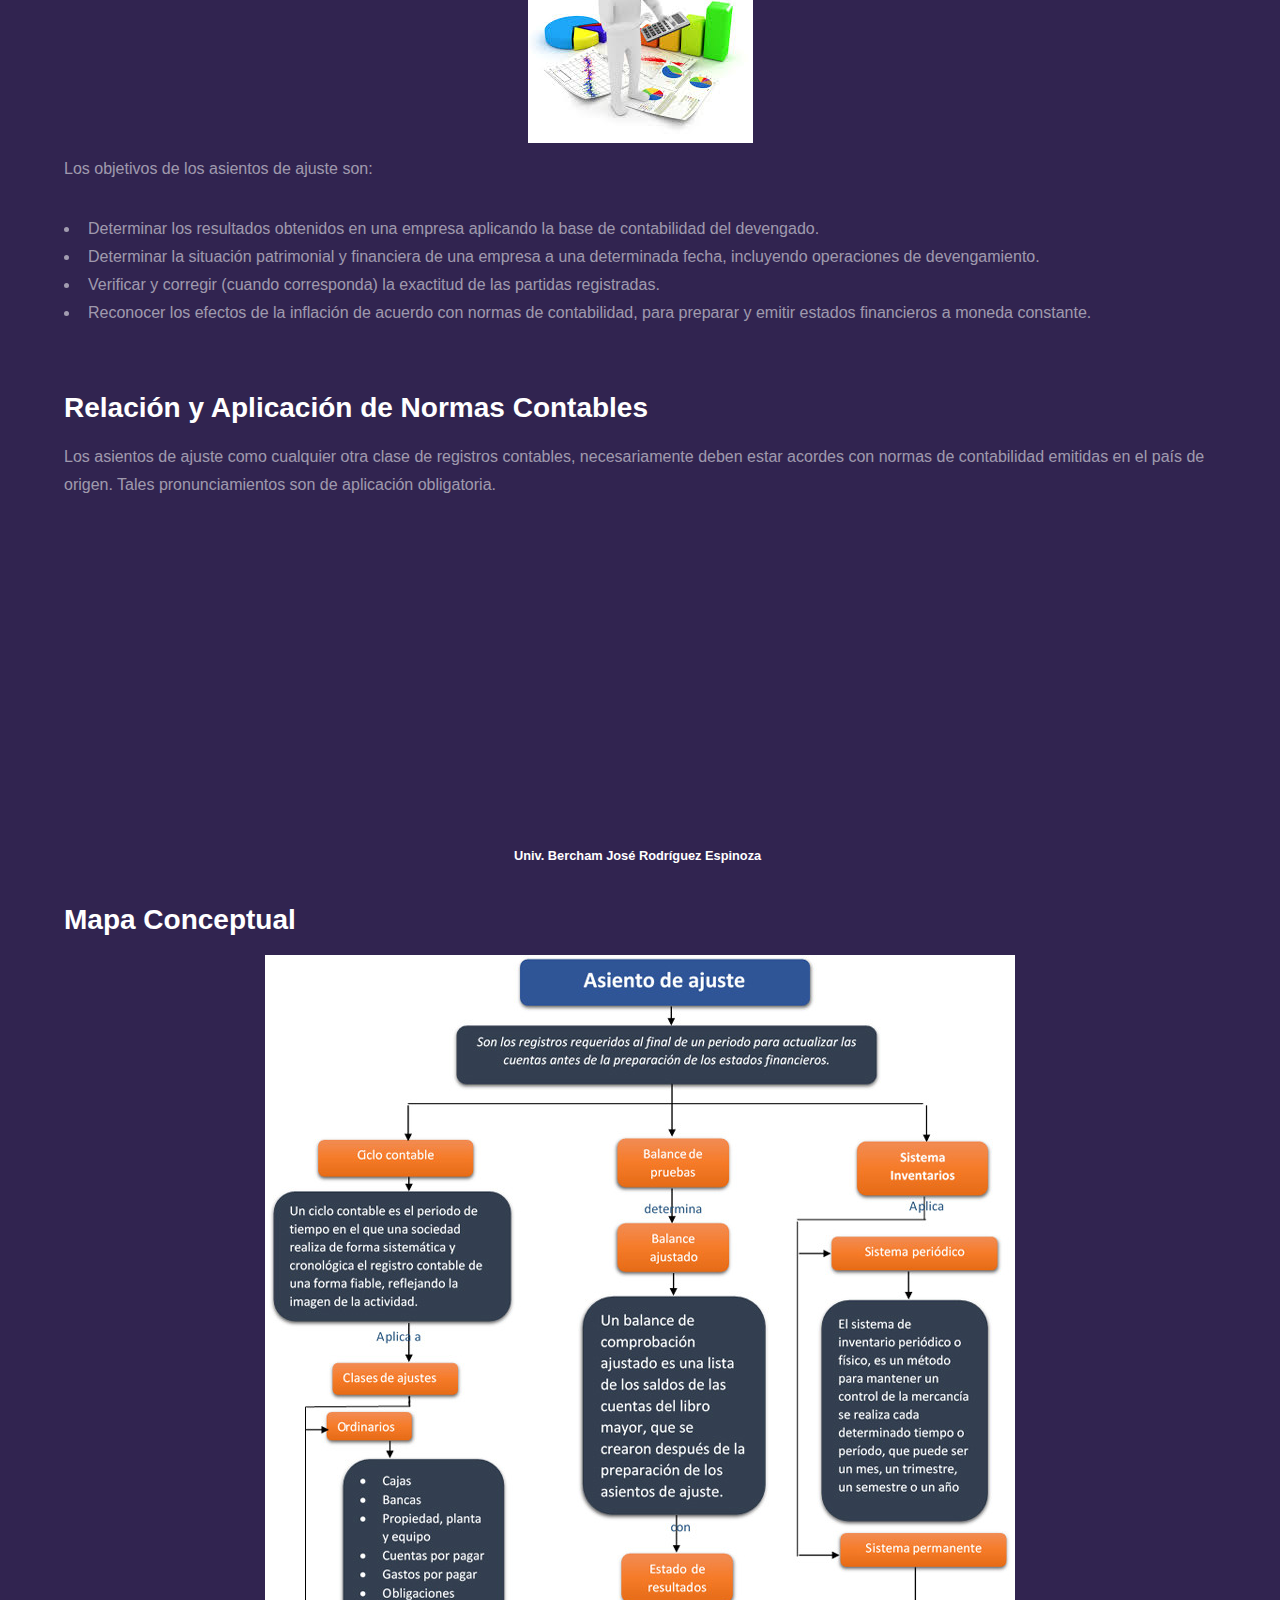
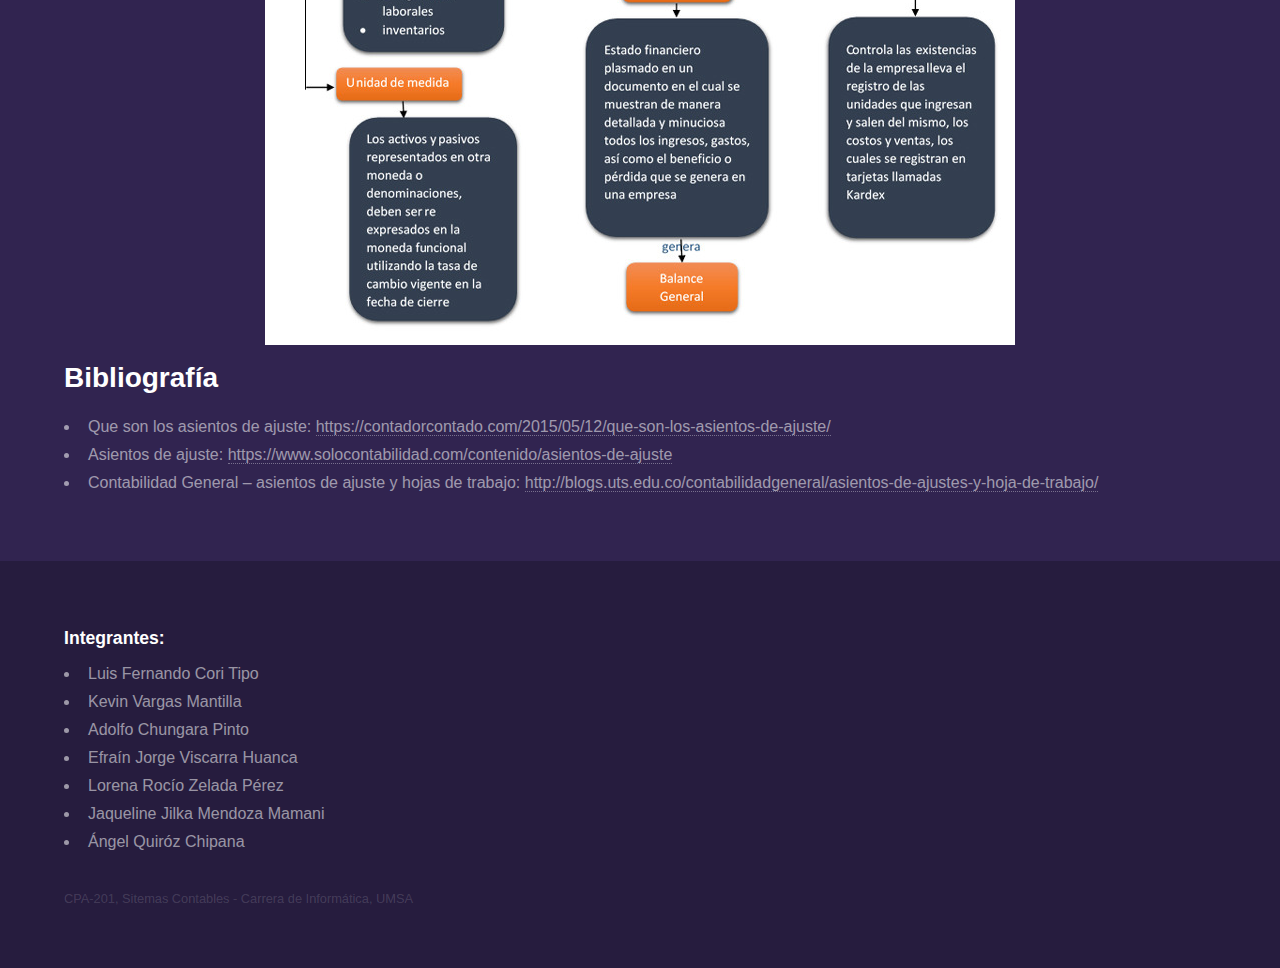
<file: 6Asientos.html>
<!DOCTYPE HTML>
<!--
	Hyperspace by Pixelarity
	pixelarity.com | hello@pixelarity.com
	License: pixelarity.com/license
-->
<html>
	<head>
		<title>Asientos de Ajuste</title>
		<meta charset="utf-8" />
		<meta name="viewport" content="width=device-width, initial-scale=1, user-scalable=no" />
		<link rel="stylesheet" href="./css/main.css" />
	</head>
	<body class="is-preload">

		<!-- Header -->
			<header id="header">
				<a href="index.html" class="title">
          <i class="icon solid fa-arrow-left"></i>
          Volver
        </a>
			</header>

		<!-- Wrapper -->
			<div id="wrapper">

				<!-- Main -->
					<section id="main" class="wrapper">
						<div class="inner">
              <h1 class="major">Asientos de Ajuste</h1>
              <h2>¿Qué son los Asientos de Ajuste?</h2>
              <p>
                Se denominan asientos de ajuste al conjunto de operaciones o transacciones practicadas
                periódicamente en una empresa, aplicando la base del devengado con la finalidad de
                determinar razonablemente las variaciones patrimoniales y los resultados obtenidos en esta.
              </p>
              <div class="img-center">
                <img src="./img/6Asientos-1.png" alt="">
              </div>
              <p>
                Este tipo de registros se realizan cuando se requiere que los saldos de las cuentas para
                elaborar los estados financieros de una empresa presenten su saldo verdadero, es decir,
                durante el periodo en el cual se realizaron los registros pudieron haber surgido algunos
                inconvenientes o incluso aunque se tenga la completa seguridad de haberlos realizado
                correctamente, siempre al final de cada periodo antes de realizar los asientos de cierre
                se deben realizar asientos de ajuste para que los estados financieros que se presenten
                muestren la información financiera real.
              </p>
              <br />

              <h2>Clasificación de los Asientos de Ajuste</h2>
              <p>
                Para mejor estudio los asientos de ajuste los clasificaremos en siete grupos:
              </p>
              <ul>
                <li>Depreciación de los bienes de uso</li>
                <li>Previsión para cuentas incobrables</li>
                <li>Gastos por pagar</li>
                <li>Gastos pagados por adelantado</li>
                <li>Amortización de otros activos</li>
                <li>Ingresos por cobrar</li>
                <li>Ingresos percibidos por adelantado</li>
                <li>Inventario final de existencias</li>
              </ul>
              <br />

              <h2>Objetivos de los Asientos de Ajuste</h2>
              <div class="img-center">
                <img src="./img/6Asientos-2.png" alt="">
              </div>
              <p>Los objetivos de los asientos de ajuste son:</p>
              <ul>
                <li>
                  Determinar los resultados obtenidos en una empresa aplicando la base de
                  contabilidad del devengado.
                </li>
                <li>
                  Determinar la situación patrimonial y financiera de una empresa a una
                  determinada fecha, incluyendo operaciones de devengamiento.
                </li>
                <li>
                  Verificar y corregir (cuando corresponda) la exactitud de las partidas
                  registradas.
                </li>
                <li>
                  Reconocer los efectos de la inflación de acuerdo con normas de
                  contabilidad, para preparar y emitir estados financieros a moneda constante.
                </li>
              </ul>
              <br />

              <h2>Relación y Aplicación de Normas Contables</h2>
              <p>
                Los asientos de ajuste como cualquier otra clase de registros contables, necesariamente
                deben estar acordes con normas de contabilidad emitidas en el país de origen.
                Tales pronunciamientos son de aplicación obligatoria.
              </p>

              <div class="row aln-center">
                <iframe width="560" height="315" src="https://www.youtube.com/embed/FjjB87MfdMc" frameborder="0" allow="accelerometer; autoplay; encrypted-media; gyroscope; picture-in-picture" allowfullscreen></iframe>
              </div>
              <div class="row aln-center">
                <h5>Univ. Bercham José Rodríguez Espinoza</h5>
              </div>
              <br />

              <h2>Mapa Conceptual</h2>
              <div class="img-center">
                <img src="./img/6Asientos-mapa.jpeg" alt="">
              </div>

              <h2>Bibliografía</h2>
              <ul>
                <li>
                  Que son los asientos de ajuste:
                  <a href="https://contadorcontado.com/2015/05/12/que-son-los-asientos-de-ajuste/">
                    https://contadorcontado.com/2015/05/12/que-son-los-asientos-de-ajuste/
                  </a>
                </li>
                <li>
                  Asientos de ajuste:
                  <a href="https://www.solocontabilidad.com/contenido/asientos-de-ajuste">
                    https://www.solocontabilidad.com/contenido/asientos-de-ajuste
                  </a>
                </li>
                <li>
                  Contabilidad General – asientos de ajuste y hojas de trabajo:
                  <a href="http://blogs.uts.edu.co/contabilidadgeneral/asientos-de-ajustes-y-hoja-de-trabajo/">
                    http://blogs.uts.edu.co/contabilidadgeneral/asientos-de-ajustes-y-hoja-de-trabajo/
                  </a>
                </li>
              </ul>

						</div>
					</section>

			</div>

		<!-- Footer -->
			<footer id="footer" class="wrapper alt">
				<div class="inner">
          <h3>Integrantes:</h3>
					<ul>
            <li>Luis Fernando Cori Tipo</li>
            <li>Kevin Vargas Mantilla</li>
            <li>Adolfo Chungara Pinto</li>
            <li>Efraín Jorge Viscarra Huanca</li>
            <li>Lorena Rocío Zelada Pérez</li>
            <li>Jaqueline Jilka Mendoza Mamani</li>
            <li>Ángel Quiróz Chipana</li>
          </ul>
          <div class="menu">
            <p>CPA-201, Sitemas Contables - Carrera de Informática, UMSA</p>
          </div>
				</div>
			</footer>

		<!-- Scripts -->
			<script src="./js/jquery.min.js"></script>
			<script src="./js/jquery.scrollex.min.js"></script>
			<script src="./js/jquery.scrolly.min.js"></script>
			<script src="./js/browser.min.js"></script>
			<script src="./js/breakpoints.min.js"></script>
			<script src="./js/util.js"></script>
			<script src="./js/main.js"></script>

	</body>
</html>
</file>
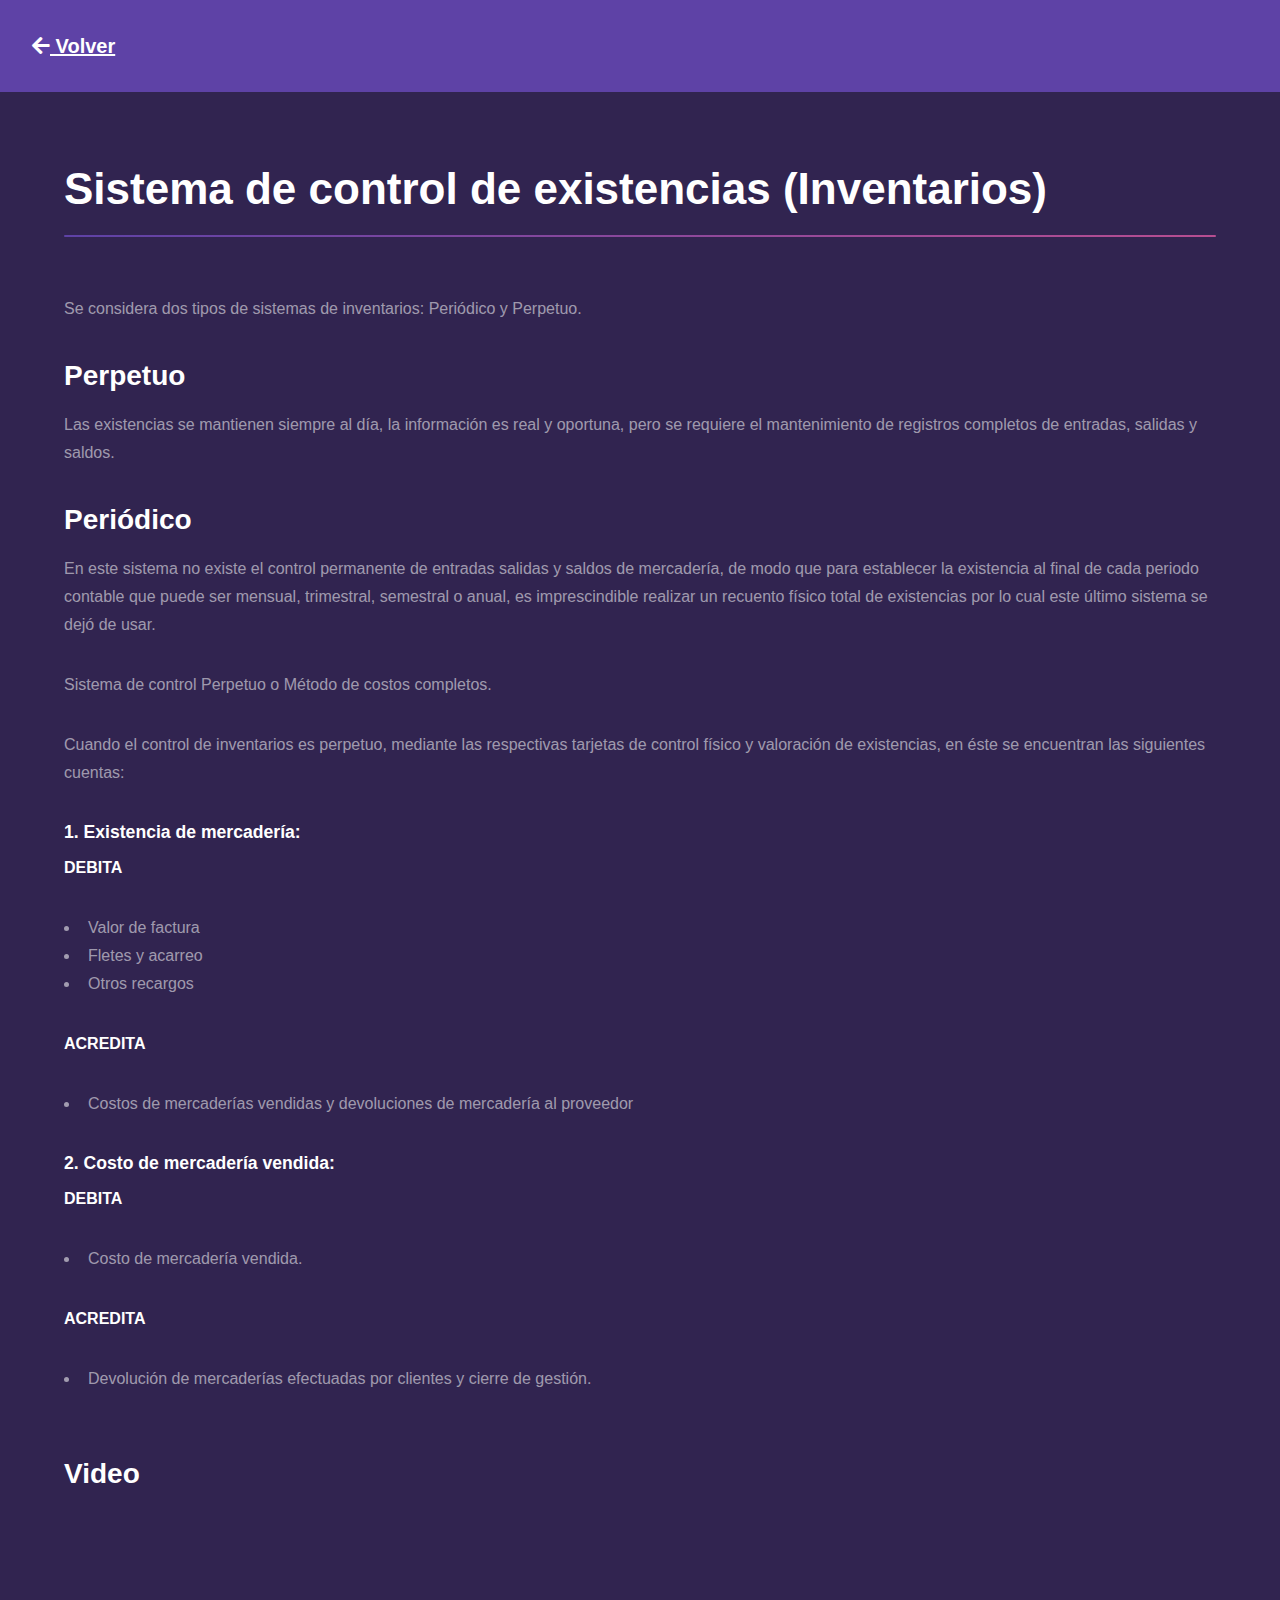
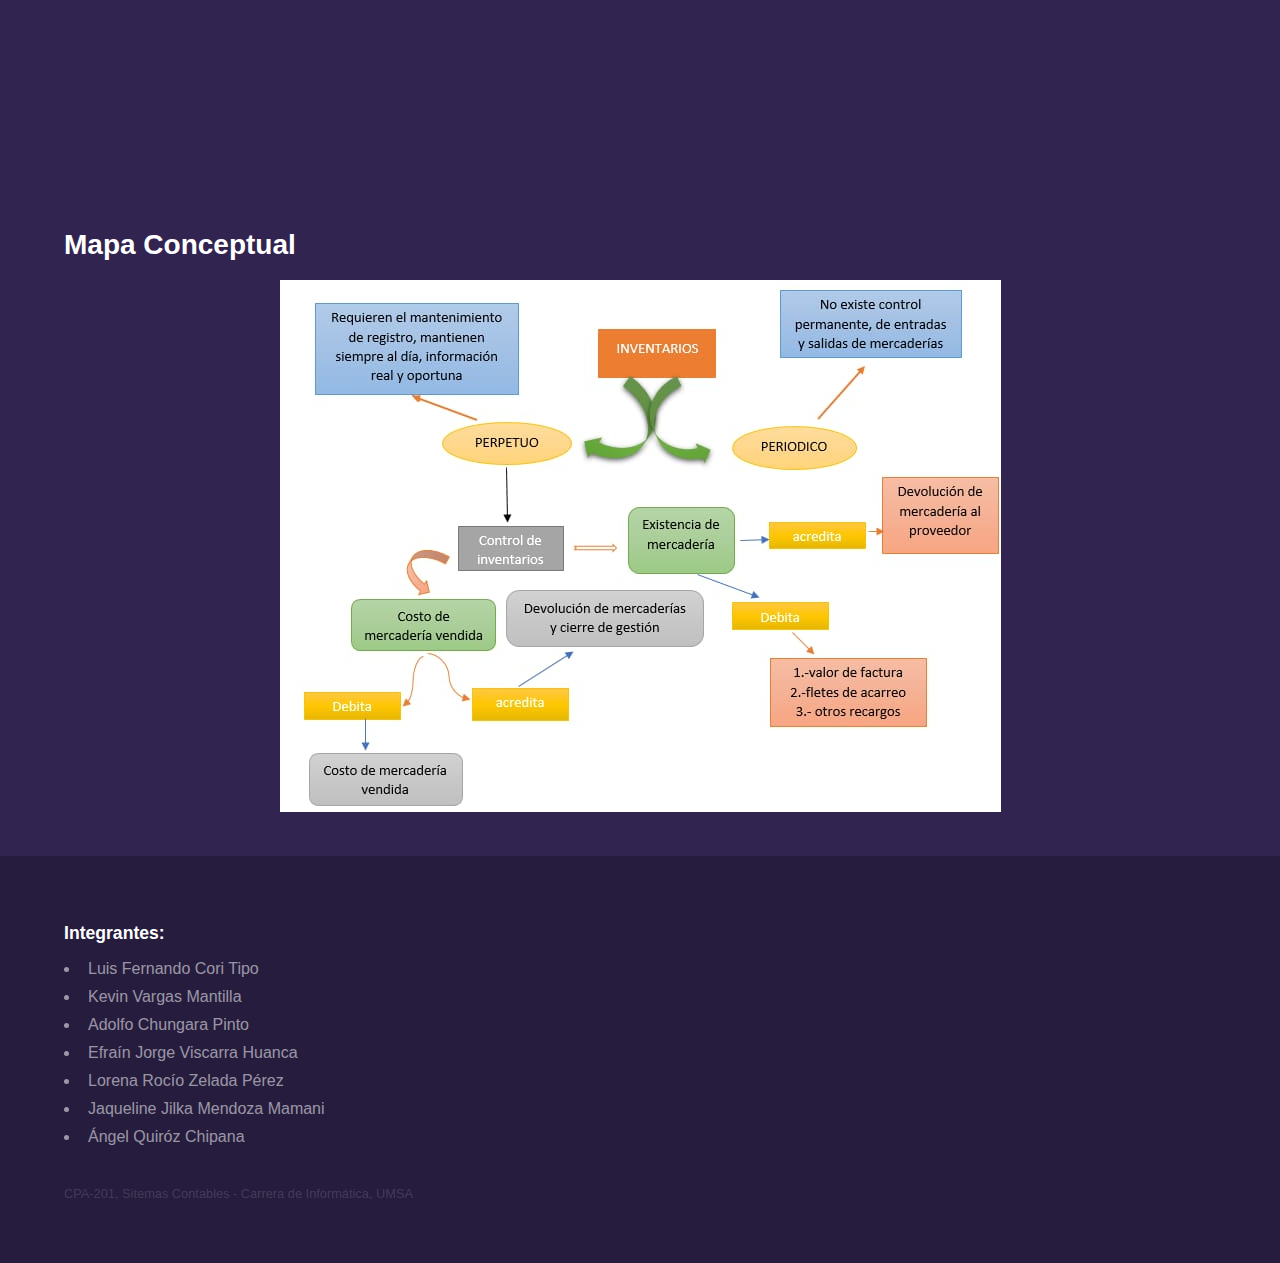
<file: 7Inventarios.html>
<!DOCTYPE HTML>
<!--
	Hyperspace by Pixelarity
	pixelarity.com | hello@pixelarity.com
	License: pixelarity.com/license
-->
<html>

<head>
  <title>Inventarios</title>
  <meta charset="utf-8" />
  <meta name="viewport" content="width=device-width, initial-scale=1, user-scalable=no" />
  <link rel="stylesheet" href="./css/main.css" />
</head>

<body class="is-preload">

  <!-- Header -->
  <header id="header">
    <a href="index.html" class="title">
      <i class="icon solid fa-arrow-left"></i>
      Volver
    </a>
  </header>

  <!-- Wrapper -->
  <div id="wrapper">

    <!-- Main -->
    <section id="main" class="wrapper">
      <div class="inner">
        <h1 class="major">Sistema de control de existencias (Inventarios)</h1>
        <p>
          Se considera dos tipos de sistemas de inventarios: Periódico y Perpetuo.
        </p>
        <h2>Perpetuo</h2>
        <p>
          Las existencias se mantienen siempre al día, la información es real y oportuna,
          pero se requiere el mantenimiento de registros completos de entradas, salidas y
          saldos.
        </p>
        <h2>Periódico</h2>
        <p>
          En este sistema no existe el control permanente de entradas salidas y saldos
          de mercadería, de modo que para establecer la existencia al final de cada
          periodo contable que puede ser mensual, trimestral, semestral o anual, es
          imprescindible realizar un recuento físico total de existencias por lo cual
          este último sistema se dejó de usar.
        </p>
        <p>
          Sistema de control Perpetuo o Método de costos completos.
        </p>
        <p>
          Cuando el control de inventarios es perpetuo, mediante las
          respectivas tarjetas de control físico y valoración de existencias,
          en éste se encuentran las siguientes cuentas:
        </p>

        <h3>1. Existencia de mercadería:</h3>
        <p><strong>DEBITA</strong></p>
        <ul>
          <li>Valor de factura </li>
          <li>Fletes y acarreo </li>
          <li>Otros recargos </li>
        </ul>
        <p><strong>ACREDITA</strong></p>
        <ul>
          <li>Costos de mercaderías vendidas y devoluciones de mercadería al proveedor</li>
        </ul>

        <h3>2. Costo de mercadería vendida:</h3>
        <p><strong>DEBITA</strong></p>
        <ul>
          <li>Costo de mercadería vendida.</li>
        </ul>
        <p><strong>ACREDITA</strong></p>
        <ul>
          <li>Devolución de mercaderías efectuadas por clientes y cierre de gestión.</li>
        </ul>
        <br />

        <h2>Video</h2>
        <div class="row aln-center">
          <iframe width="560" height="315" src="https://www.youtube.com/embed/oK_-sRcIloI" frameborder="0" allow="accelerometer; autoplay; encrypted-media; gyroscope; picture-in-picture" allowfullscreen></iframe>
        </div>

        <h2>Mapa Conceptual</h2>
        <span class="img-center"><img src="./img/7Inventarios.jpg" alt="" /></span>

      </div>
    </section>

  </div>

  <!-- Footer -->
  <footer id="footer" class="wrapper alt">
    <div class="inner">
      <h3>Integrantes:</h3>
      <ul>
        <li>Luis Fernando Cori Tipo</li>
        <li>Kevin Vargas Mantilla</li>
        <li>Adolfo Chungara Pinto</li>
        <li>Efraín Jorge Viscarra Huanca</li>
        <li>Lorena Rocío Zelada Pérez</li>
        <li>Jaqueline Jilka Mendoza Mamani</li>
        <li>Ángel Quiróz Chipana</li>
      </ul>
      <div class="menu">
        <p>CPA-201, Sitemas Contables - Carrera de Informática, UMSA</p>
      </div>
    </div>
  </footer>

  <!-- Scripts -->
  <script src="./js/jquery.min.js"></script>
  <script src="./js/jquery.scrollex.min.js"></script>
  <script src="./js/jquery.scrolly.min.js"></script>
  <script src="./js/browser.min.js"></script>
  <script src="./js/breakpoints.min.js"></script>
  <script src="./js/util.js"></script>
  <script src="./js/main.js"></script>

</body>

</html>
</file>
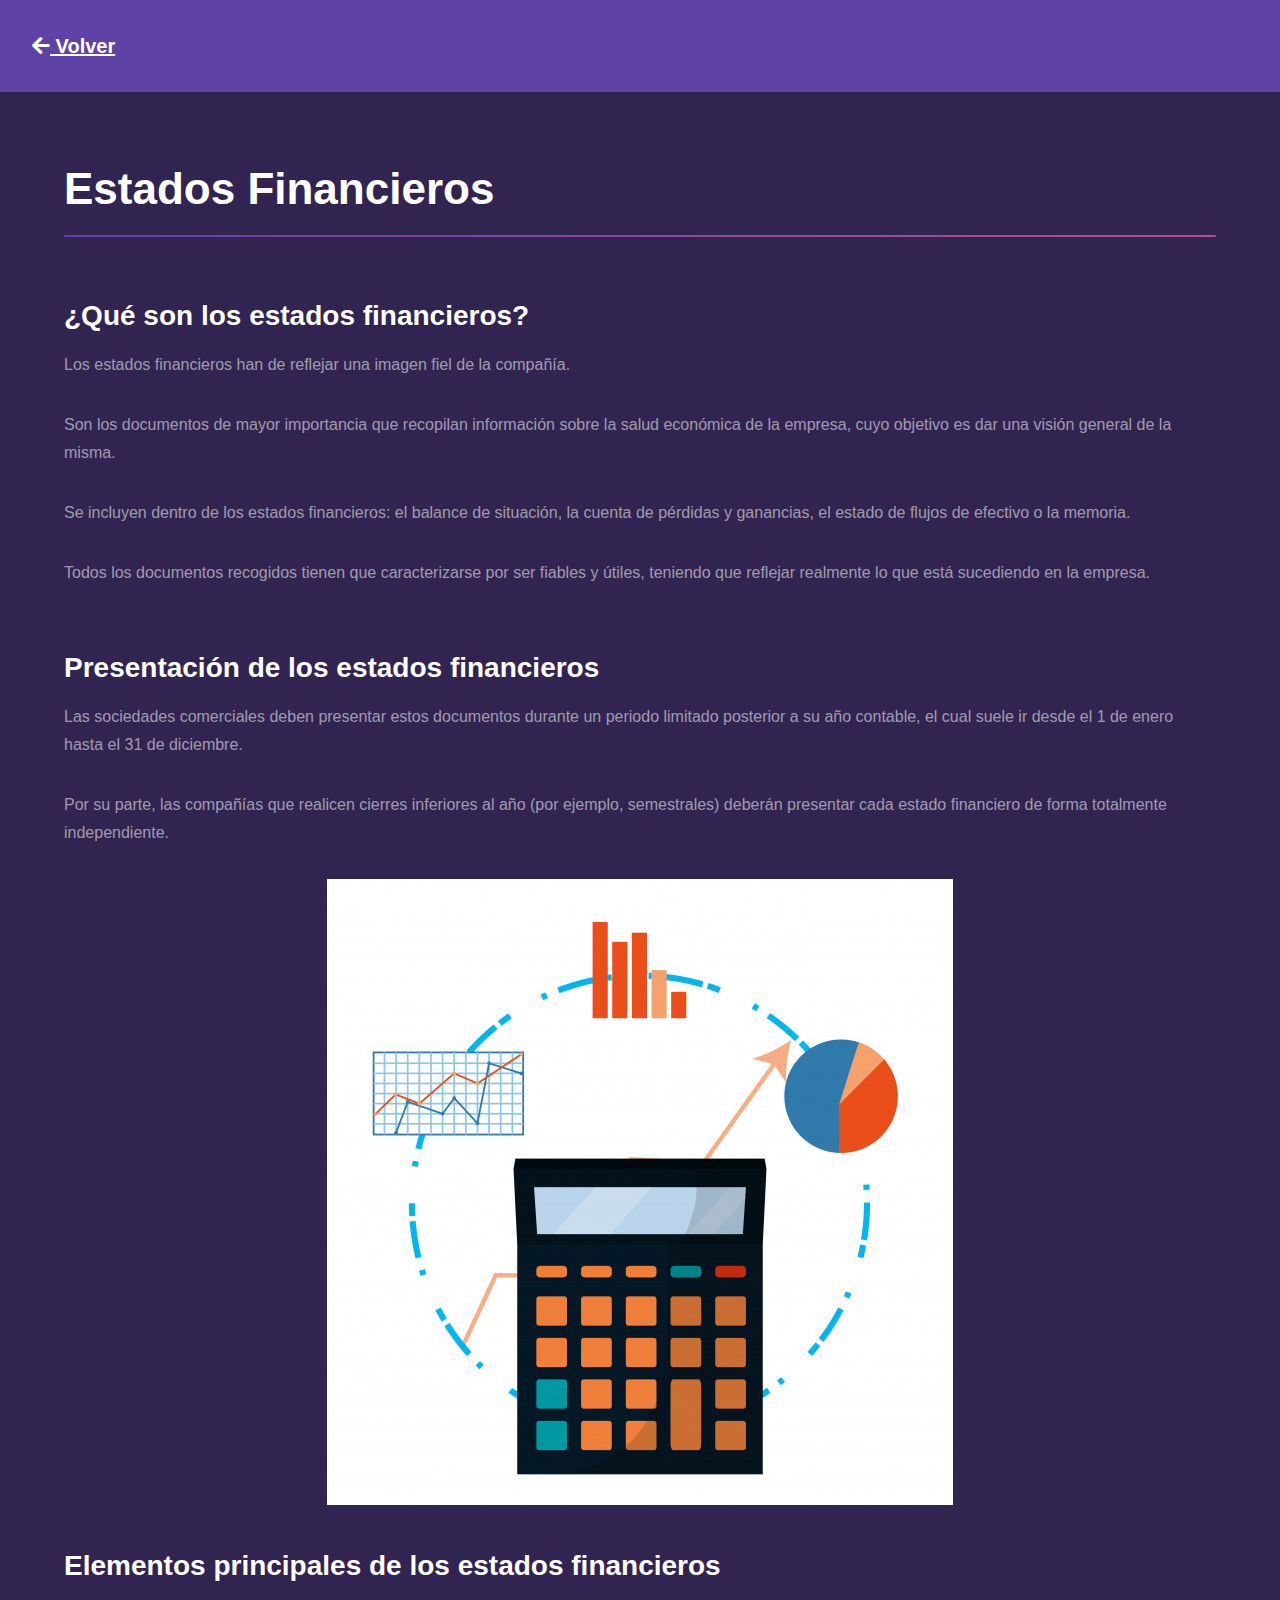
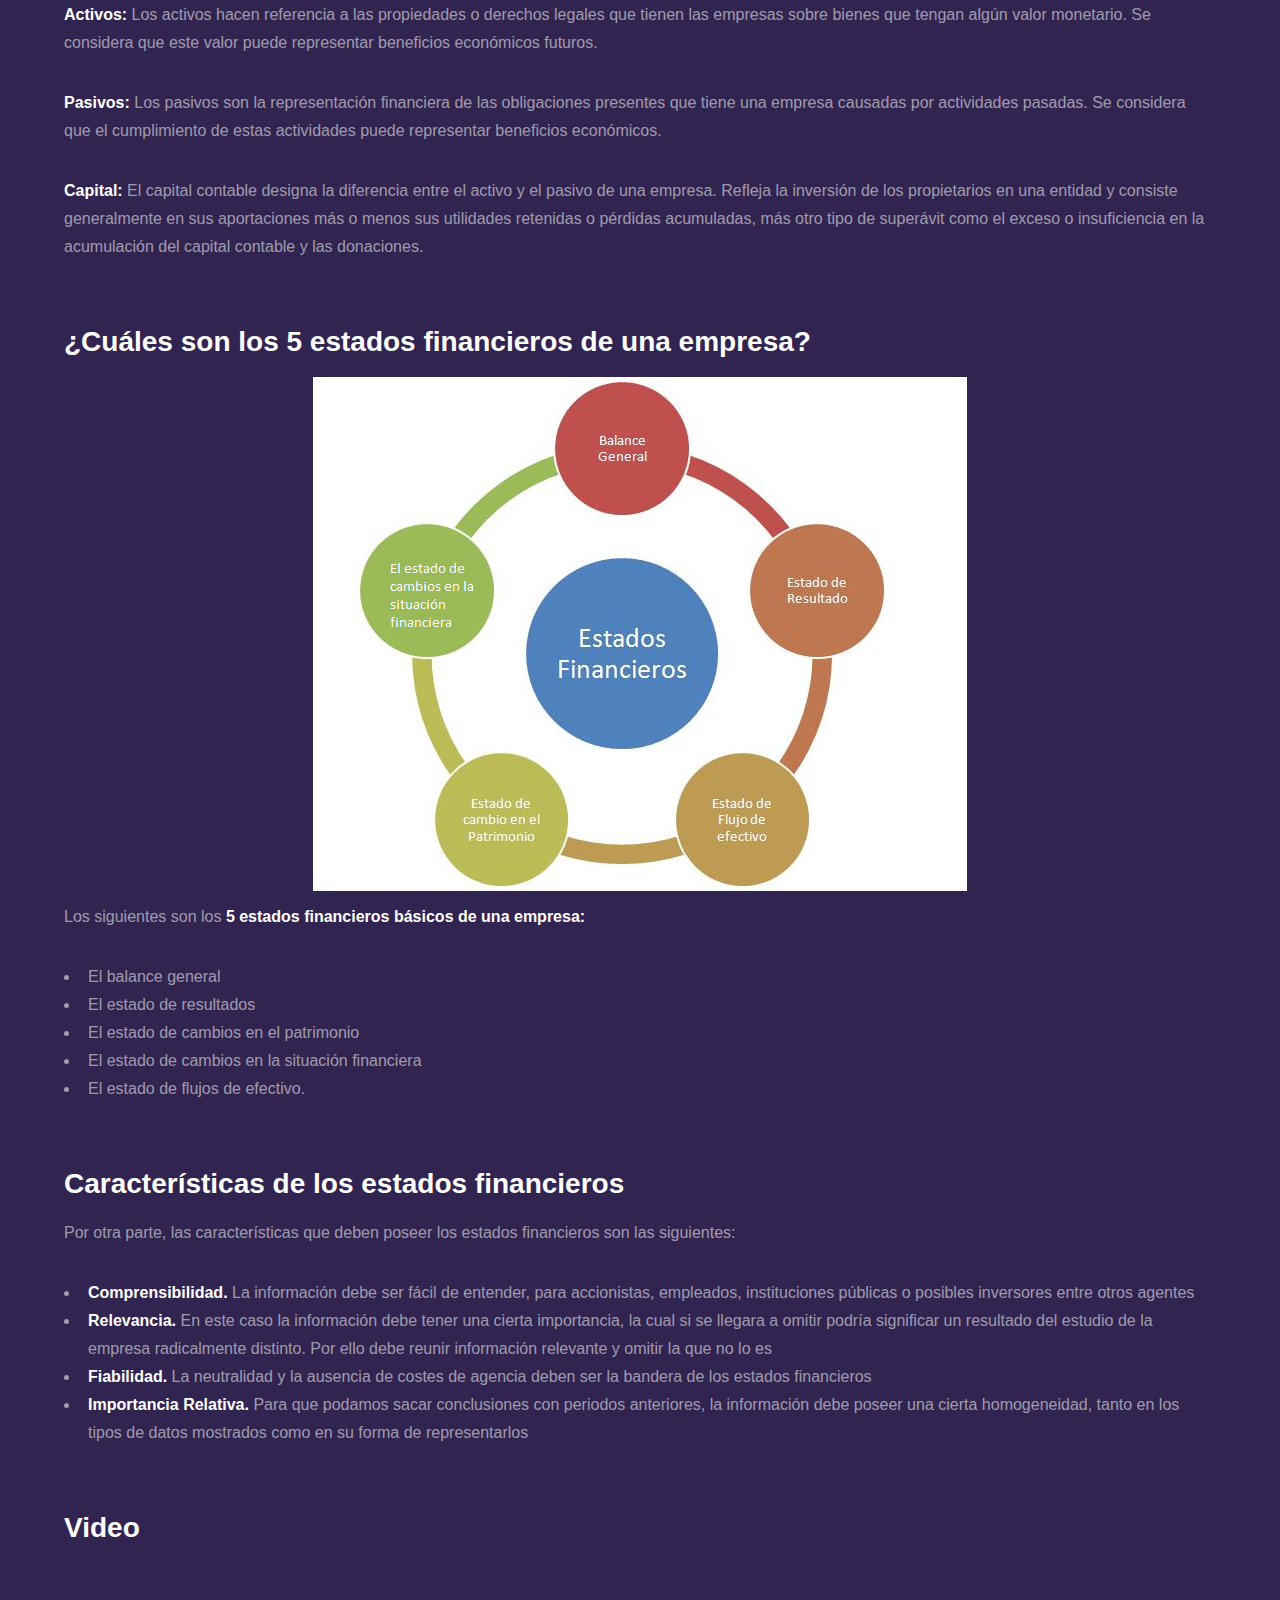
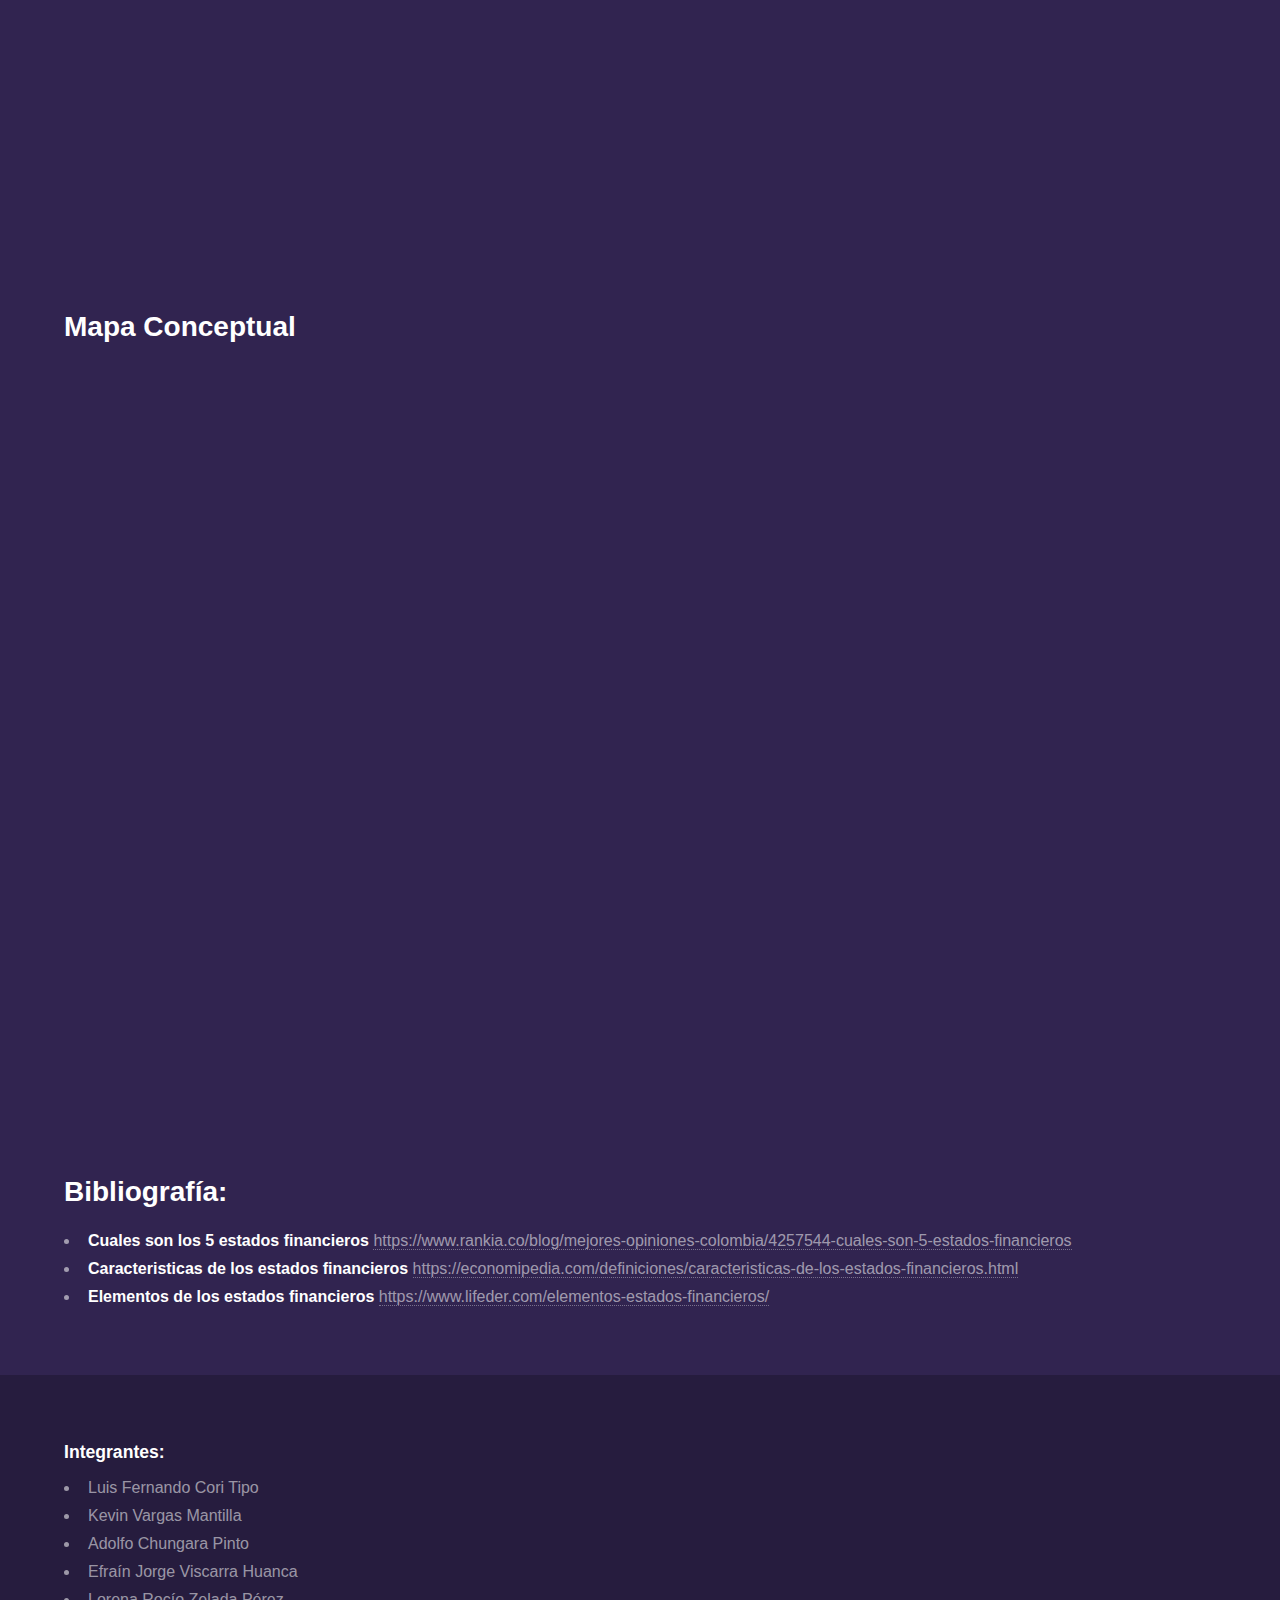
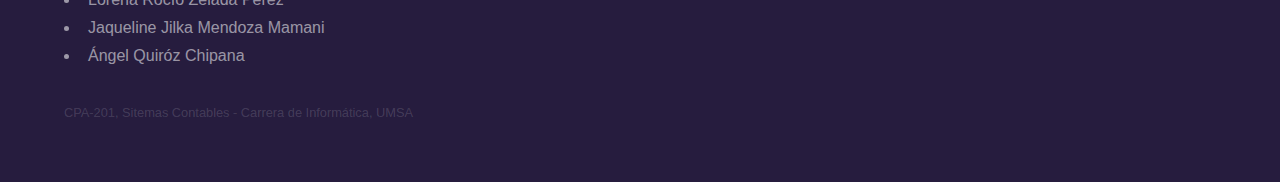
<file: 8Estados.html>
<!DOCTYPE HTML>
<!--
	Hyperspace by Pixelarity
	pixelarity.com | hello@pixelarity.com
	License: pixelarity.com/license
-->
<html>

<head>
  <title>Estados Financieros</title>
  <meta charset="utf-8" />
  <meta name="viewport" content="width=device-width, initial-scale=1, user-scalable=no" />
  <link rel="stylesheet" href="./css/main.css" />
</head>

<body class="is-preload">

  <!-- Header -->
  <header id="header">
    <a href="index.html" class="title">
      <i class="icon solid fa-arrow-left"></i>
      Volver
    </a>
  </header>

  <!-- Wrapper -->
  <div id="wrapper">

    <!-- Main -->
    <section id="main" class="wrapper">
      <div class="inner">
        <h1 class="major">Estados Financieros</h1>
        <h2>¿Qué son los estados financieros?</h2>
        <p>
          Los estados financieros han de reflejar una imagen fiel de la compañía.
        </p>
        <p>
          Son los documentos de mayor importancia que recopilan información sobre
          la salud económica de la empresa, cuyo objetivo es dar una visión general
          de la misma. 
        </p>
        <p>
          Se incluyen dentro de los estados financieros: el balance de situación,
          la cuenta de pérdidas y ganancias, el estado de flujos de efectivo o
          la memoria. 
        </p>
        <p>
          Todos los documentos recogidos tienen que caracterizarse por ser fiables
          y útiles, teniendo que reflejar realmente lo que está sucediendo en la
          empresa.
        </p>
        <br />

        <h2>Presentación de los estados financieros</h2>
        <p>
          Las sociedades comerciales deben presentar estos documentos durante un periodo
          limitado posterior a su año contable, el cual suele ir desde el 1 de enero
          hasta el 31 de diciembre. 
        </p>
        <p>
          Por su parte, las compañías que realicen cierres inferiores al año (por ejemplo,
          semestrales) deberán presentar cada estado financiero de forma totalmente independiente.
        </p>
        <span class="img-center"><img src="./img/8Estados-2.png" alt="" /></span>
        <br />

        <h2>Elementos principales de los estados financieros</h2>
        <p>
          <strong>Activos:</strong> Los activos hacen referencia a las propiedades o derechos
          legales que tienen las empresas sobre bienes que tengan algún valor monetario. Se
          considera que este valor puede representar beneficios económicos futuros.
        </p>
        <p>
          <strong>Pasivos:</strong> Los pasivos son la representación financiera de las
          obligaciones presentes que tiene una empresa causadas por actividades pasadas.
          Se considera que el cumplimiento de estas actividades puede representar beneficios económicos.
        </p>
        <p>
          <strong>Capital:</strong> El capital contable designa la diferencia entre el
          activo y el pasivo de una empresa. Refleja la inversión de los propietarios en
          una entidad y consiste generalmente en sus aportaciones más o menos sus utilidades
          retenidas o pérdidas acumuladas, más otro tipo de superávit como el exceso o
          insuficiencia en la acumulación del capital contable y las donaciones.
        </p>
        <br />

        <h2>¿Cuáles son los 5 estados financieros de una empresa?</h2>
        <span class="img-center"><img src="./img/8Estados-3.png" alt="" /></span>
        <p>
          Los siguientes son los <strong>5 estados financieros básicos de una empresa:</strong>
        </p>
        <ul>
          <li>El balance general</li>
          <li>El estado de resultados</li>
          <li>El estado de cambios en el patrimonio</li>
          <li>El estado de cambios en la situación financiera</li>
          <li>El estado de flujos de efectivo.</li>
        </ul>
        <br />

        <h2>Características de los estados financieros</h2>
        <p>
          Por otra parte, las características que deben poseer los estados
          financieros son las siguientes:
        </p>
        <ul>
          <li>
            <strong>Comprensibilidad.</strong> La información debe ser fácil de entender,
            para accionistas, empleados, instituciones públicas o posibles inversores entre
            otros agentes
          </li>
          <li>
            <strong>Relevancia.</strong> En este caso la información debe tener una cierta
            importancia, la cual si se llegara a omitir podría significar un resultado del
            estudio de la empresa radicalmente distinto. Por ello debe reunir información
            relevante y omitir la que no lo es
          </li>
          <li>
            <strong>Fiabilidad.</strong> La neutralidad y la ausencia de costes de agencia
            deben ser la bandera de los estados financieros
          </li>
          <li>
            <strong>Importancia Relativa.</strong> Para que podamos sacar conclusiones con
            periodos anteriores, la información debe poseer una cierta homogeneidad, tanto
            en los tipos de datos mostrados como en su forma de representarlos
          </li>
        </ul>
        <br />

        <h2>Video</h2>
        <div class="row aln-center">
          <iframe width="560" height="315" src="https://www.youtube.com/embed/CR8miLg0SIg" frameborder="0" allow="accelerometer; autoplay; encrypted-media; gyroscope; picture-in-picture" allowfullscreen></iframe>
        </div>
        <br />

        <h2>Mapa Conceptual</h2>
        <!-- <span class="img-center"><img src="./img/8Estados-1.jpeg" alt="" /></span> -->
        <iframe src="./Estados_fin.pdf" width="100%" height="800px"></iframe>
        <br />

        <h2>Bibliografía:</h2>
        <ul>
          <li>
            <strong>Cuales son los 5 estados financieros</strong>
            <a href="https://www.rankia.co/blog/mejores-opiniones-colombia/4257544-cuales-son-5-estados-financieros">
              https://www.rankia.co/blog/mejores-opiniones-colombia/4257544-cuales-son-5-estados-financieros
            </a>
          </li>
          <li>
            <strong>Caracteristicas de los estados financieros</strong>
            <a href="https://economipedia.com/definiciones/caracteristicas-de-los-estados-financieros.html">
              https://economipedia.com/definiciones/caracteristicas-de-los-estados-financieros.html
            </a>
          </li>
          <li>
            <strong>Elementos de los estados financieros</strong>
            <a href="https://www.lifeder.com/elementos-estados-financieros/">
              https://www.lifeder.com/elementos-estados-financieros/
            </a>
          </li>
        </ul>

      </div>
    </section>

  </div>

  <!-- Footer -->
  <footer id="footer" class="wrapper alt">
    <div class="inner">
      <h3>Integrantes:</h3>
      <ul>
        <li>Luis Fernando Cori Tipo</li>
        <li>Kevin Vargas Mantilla</li>
        <li>Adolfo Chungara Pinto</li>
        <li>Efraín Jorge Viscarra Huanca</li>
        <li>Lorena Rocío Zelada Pérez</li>
        <li>Jaqueline Jilka Mendoza Mamani</li>
        <li>Ángel Quiróz Chipana</li>
      </ul>
      <div class="menu">
        <p>CPA-201, Sitemas Contables - Carrera de Informática, UMSA</p>
      </div>
    </div>
  </footer>

  <!-- Scripts -->
  <script src="./js/jquery.min.js"></script>
  <script src="./js/jquery.scrollex.min.js"></script>
  <script src="./js/jquery.scrolly.min.js"></script>
  <script src="./js/browser.min.js"></script>
  <script src="./js/breakpoints.min.js"></script>
  <script src="./js/util.js"></script>
  <script src="./js/main.js"></script>

</body>

</html>
</file>
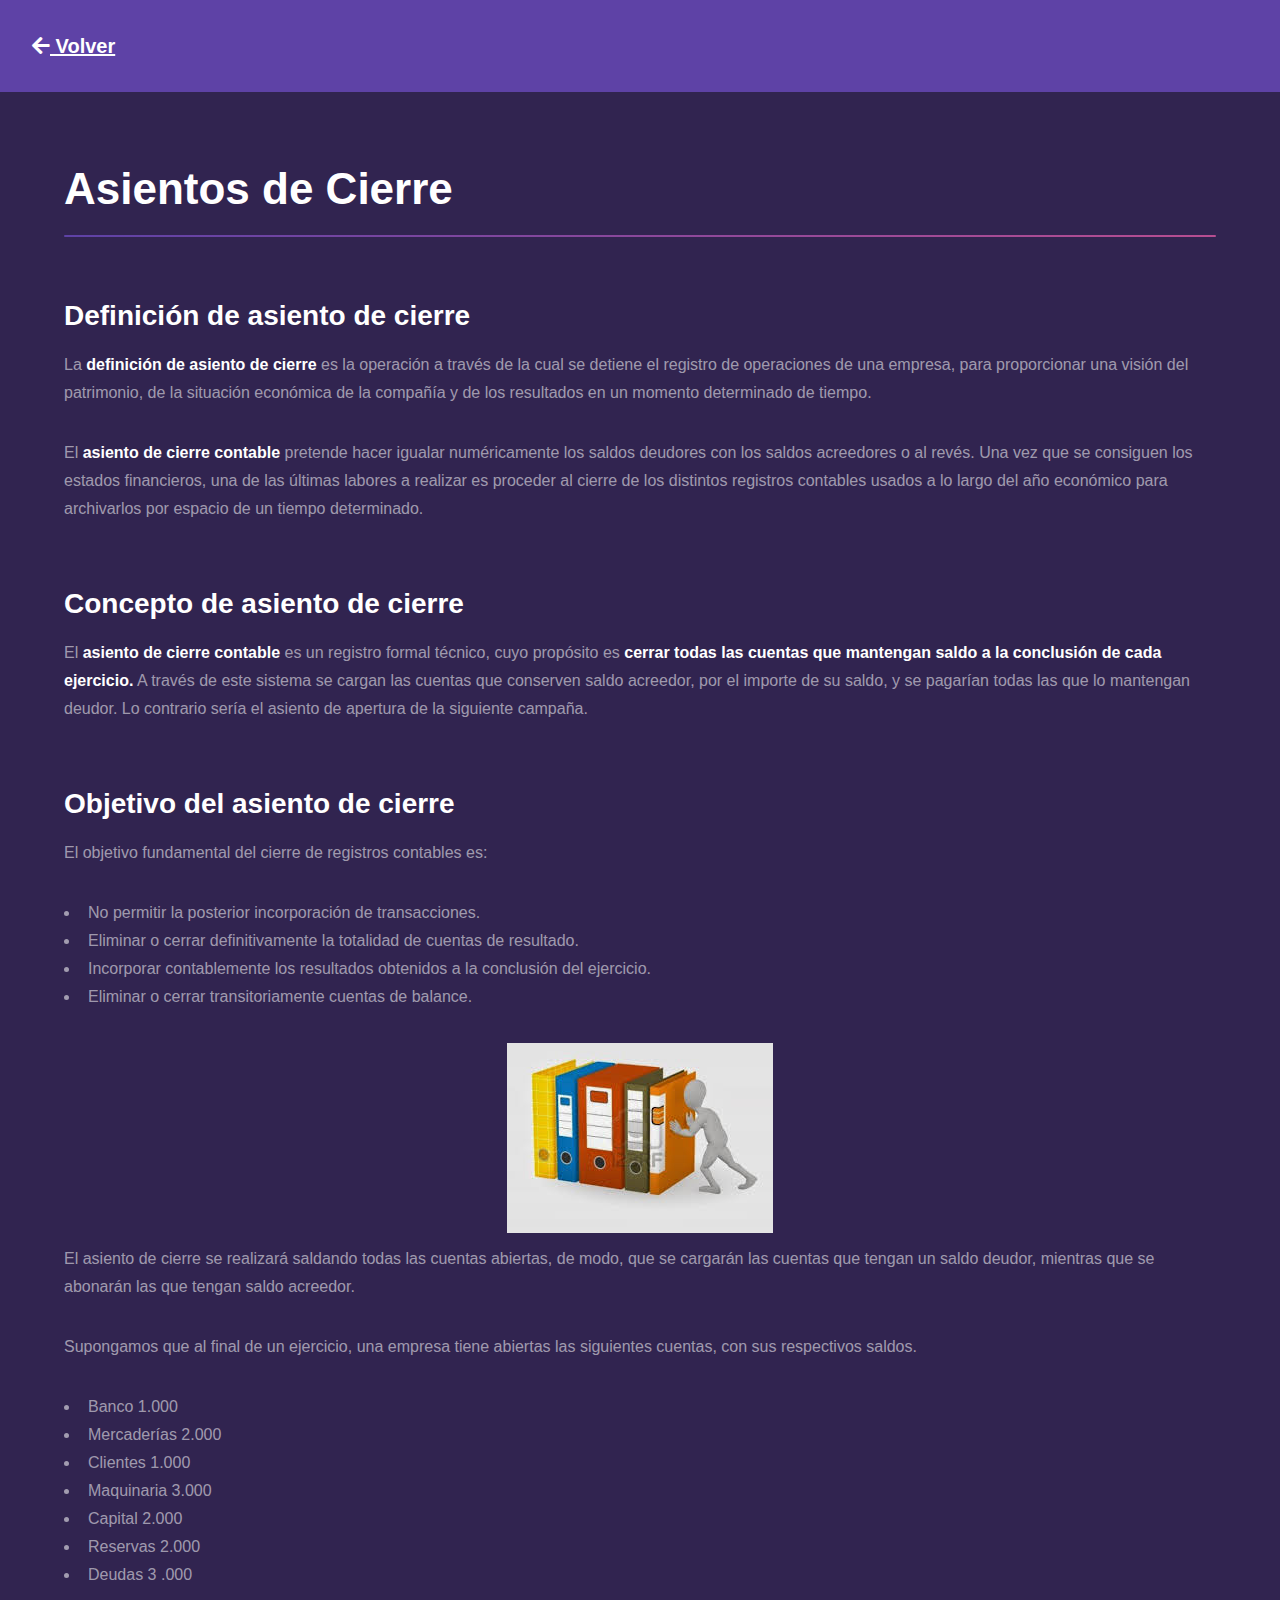
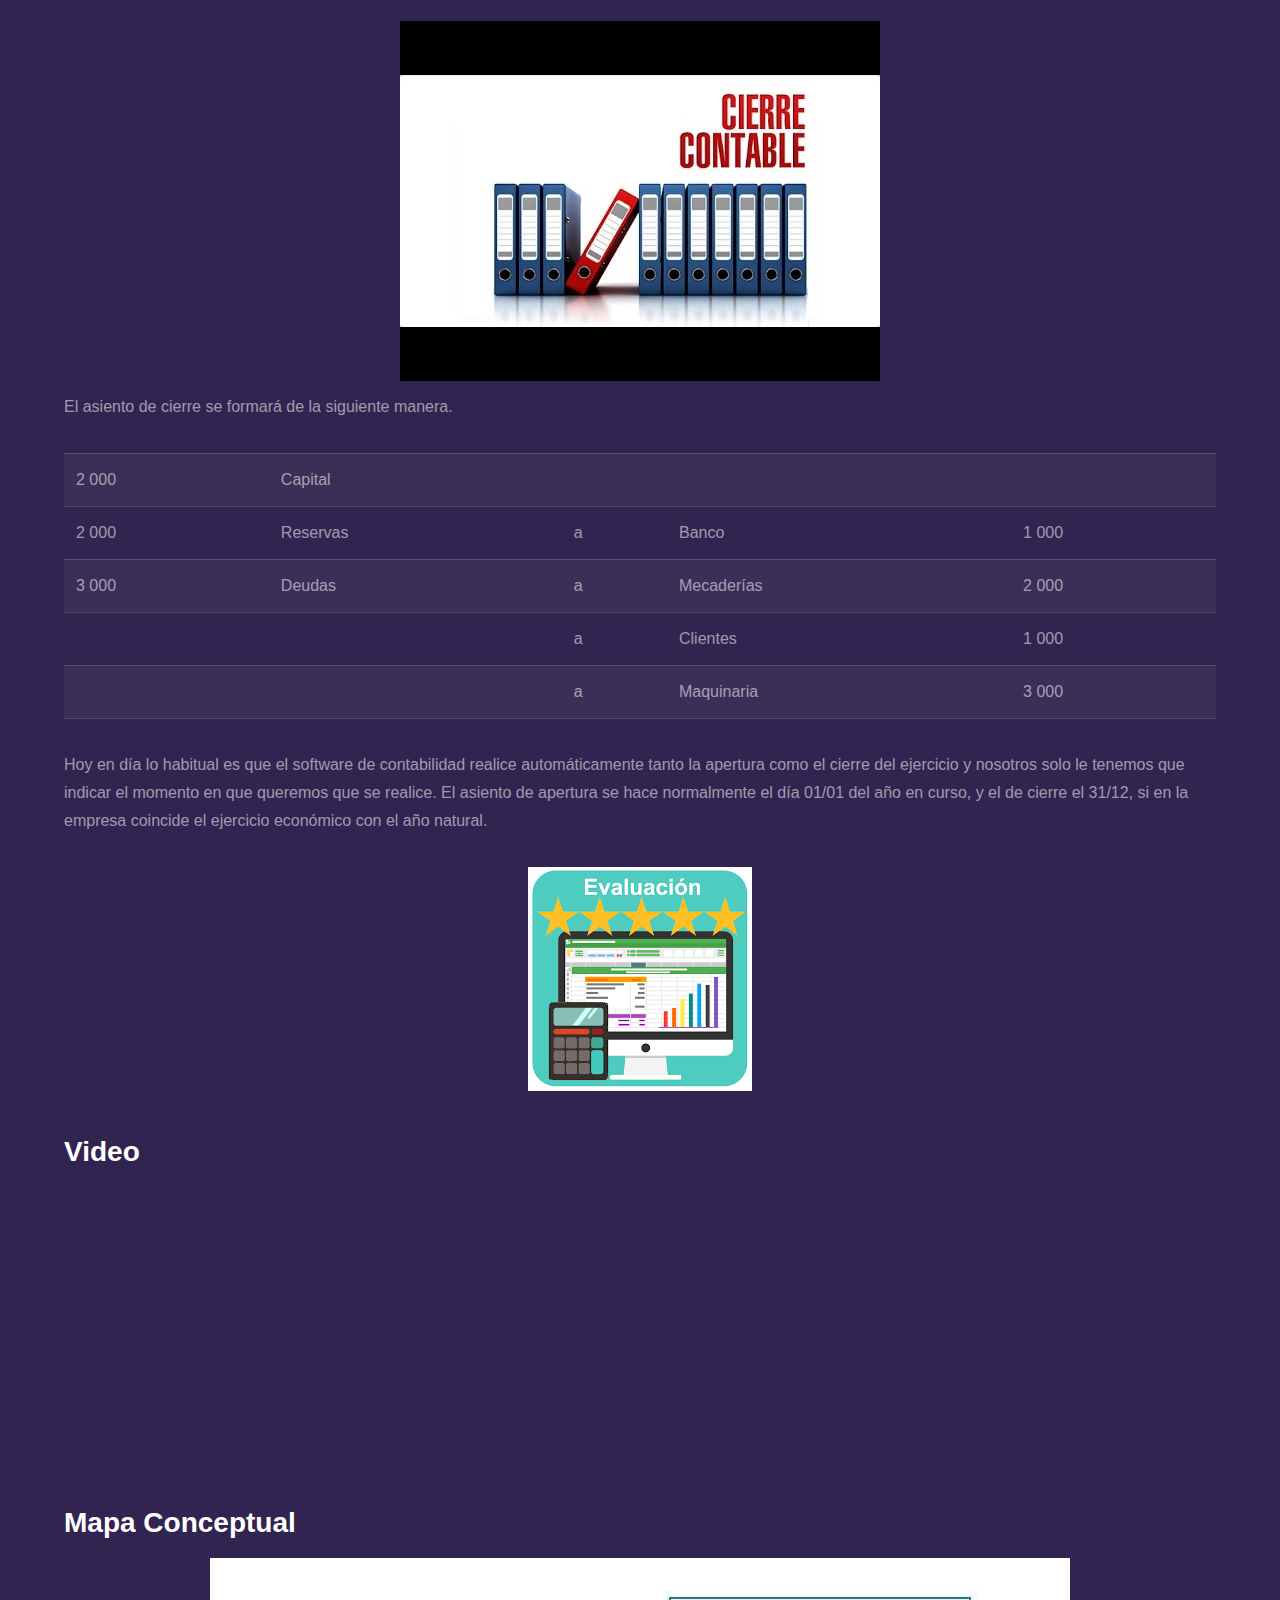
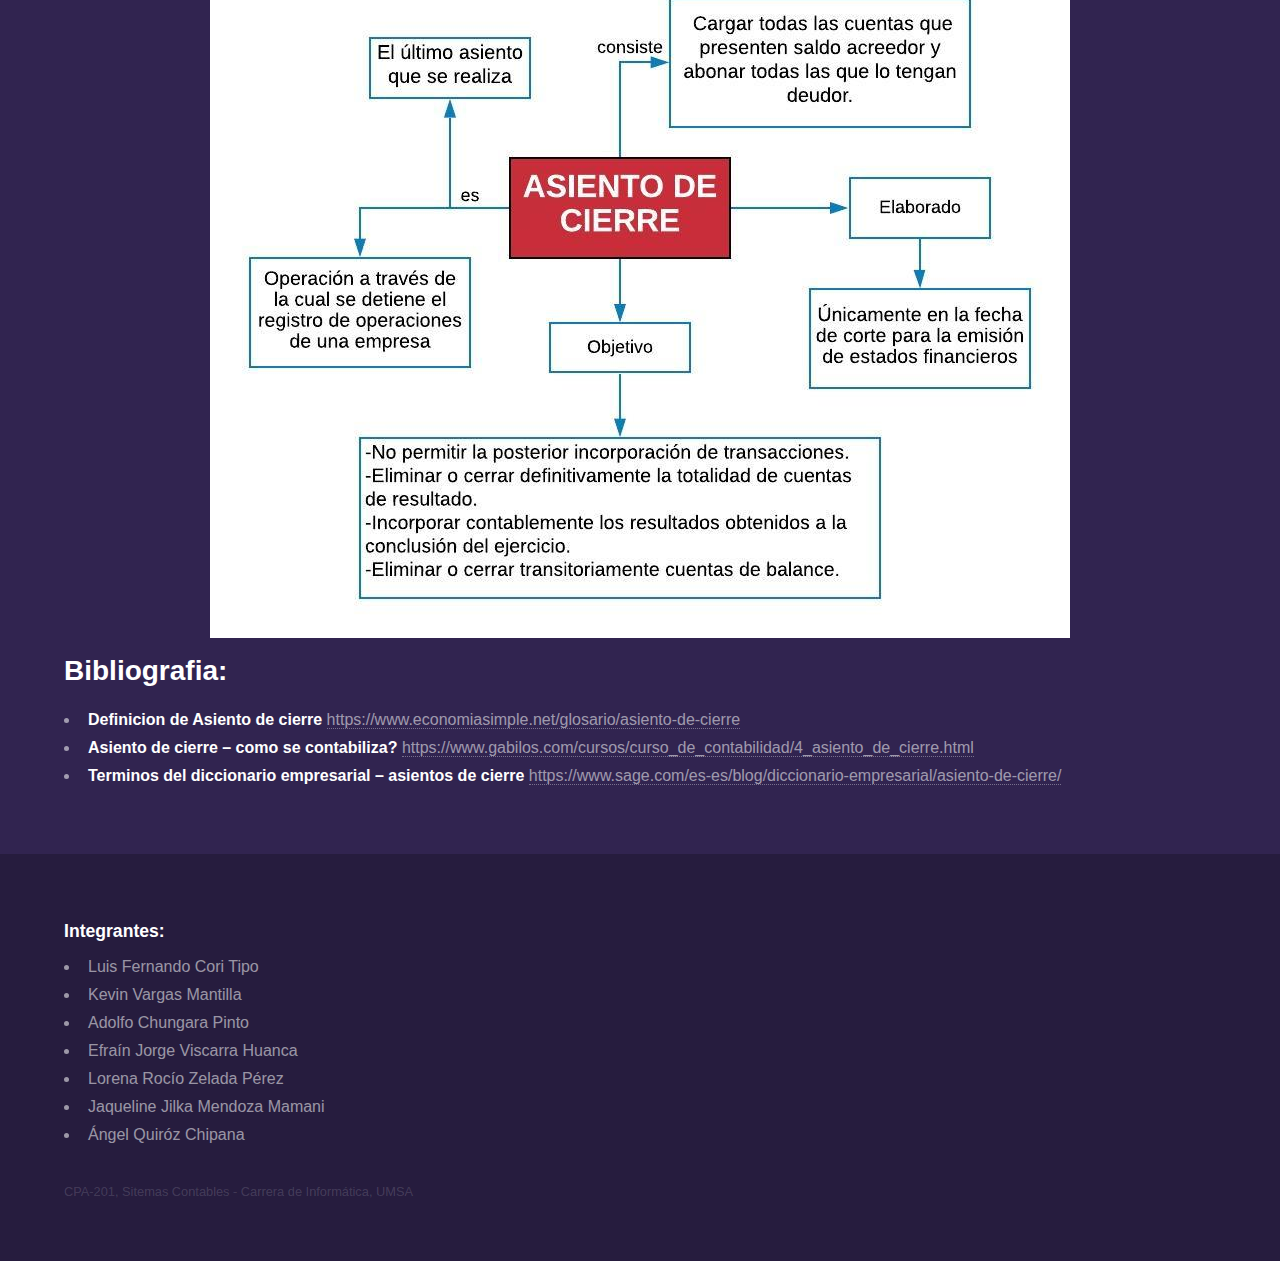
<file: 9Asientos.html>
<!DOCTYPE HTML>
<!--
	Hyperspace by Pixelarity
	pixelarity.com | hello@pixelarity.com
	License: pixelarity.com/license
-->
<html>

<head>
  <title>Asientos de Cierre</title>
  <meta charset="utf-8" />
  <meta name="viewport" content="width=device-width, initial-scale=1, user-scalable=no" />
  <link rel="stylesheet" href="./css/main.css" />
</head>

<body class="is-preload">

  <!-- Header -->
  <header id="header">
    <a href="index.html" class="title">
      <i class="icon solid fa-arrow-left"></i>
      Volver
    </a>
  </header>

  <!-- Wrapper -->
  <div id="wrapper">

    <!-- Main -->
    <section id="main" class="wrapper">
      <div class="inner">
        <h1 class="major">Asientos de Cierre</h1>
        <h2>Definición de asiento de cierre</h2>
        <p>
          La <strong>definición de asiento de cierre</strong> es la operación a través de
          la cual se detiene el registro de operaciones de una empresa, para proporcionar
          una visión del patrimonio, de la situación económica de la compañía y de los
          resultados en un momento determinado de tiempo.
        </p>
        <p>
          El <strong>asiento de cierre contable</strong> pretende hacer igualar numéricamente
          los saldos deudores con los saldos acreedores o al revés. Una vez que se consiguen
          los estados financieros, una de las últimas labores a realizar es proceder al cierre
          de los distintos registros contables usados a lo largo del año económico para
          archivarlos por espacio de un tiempo determinado.
        </p>
        <br />

        <h2>Concepto de asiento de cierre</h2>
        <p>
          El <strong>asiento de cierre contable</strong> es un registro formal técnico, cuyo
          propósito es <strong>cerrar todas las cuentas que mantengan saldo a la conclusión
            de cada ejercicio.</strong> A través de este sistema se cargan las cuentas que
          conserven saldo acreedor, por el importe de su saldo, y se pagarían todas las
          que lo mantengan deudor. Lo contrario sería el asiento de apertura de la siguiente
          campaña.
        </p>
        <br />

        <h2>Objetivo del asiento de cierre</h2>
        <p>El objetivo fundamental del cierre de registros contables es:</p>
        <ul>
          <li>No permitir la posterior incorporación de transacciones.</li>
          <li>Eliminar o cerrar definitivamente la totalidad de cuentas de resultado.</li>
          <li>Incorporar contablemente los resultados obtenidos a la conclusión del ejercicio.</li>
          <li>Eliminar o cerrar transitoriamente cuentas de balance.</li>
        </ul>
        <div class="img-center">
          <img src="./img/9Cierre-1.png" alt="">
        </div>
        <p>
          El asiento de cierre se realizará saldando todas las cuentas abiertas, de modo,
          que se cargarán las cuentas que tengan un saldo deudor, mientras que se abonarán
          las que tengan saldo acreedor. 
        </p>
        <p>
          Supongamos que al final de un ejercicio, una empresa tiene abiertas las
          siguientes cuentas, con sus respectivos saldos. 
        </p>
        <ul>
          <li>Banco 1.000 </li>
          <li>Mercaderías 2.000</li>
          <li>Clientes 1.000</li>
          <li>Maquinaria 3.000</li>
          <li>Capital 2.000</li>
          <li>Reservas 2.000</li>
          <li>Deudas 3 .000 </li>
        </ul>
        <div class="img-center">
          <img src="./img/9Cierre-2.jpg" alt="">
        </div>
        <p>El asiento de cierre se formará de la siguiente manera.</p>
        <table>
          <tr>
            <td>2 000</td>
            <td>Capital</td>
            <td></td>
            <td></td>
            <td></td>
          </tr>
          <tr>
            <td>2 000</td>
            <td>Reservas</td>
            <td>a</td>
            <td>Banco</td>
            <td>1 000</td>
          </tr>
          <tr>
            <td>3 000</td>
            <td>Deudas</td>
            <td>a</td>
            <td>Mecaderías</td>
            <td>2 000</td>
          </tr>
          <tr>
            <td></td>
            <td></td>
            <td>a</td>
            <td>Clientes</td>
            <td>1 000</td>
          </tr>
          <tr>
            <td></td>
            <td></td>
            <td>a</td>
            <td>Maquinaria</td>
            <td>3 000</td>
          </tr>
        </table>

        <p>
          Hoy en día lo habitual es que el software de contabilidad realice automáticamente
          tanto la apertura como el cierre del ejercicio y nosotros solo le tenemos que
          indicar el momento en que queremos que se realice. El asiento de apertura se
          hace normalmente el día 01/01 del año en curso, y el de cierre el 31/12, si
          en la empresa coincide el ejercicio económico con el año natural.
        </p>
        <div class="img-center">
          <img src="./img/9Cierre-3.png" alt="">
        </div>
        <br>

        <h2>Video</h2>
        <div class="row aln-center">
          <iframe width="560" height="315" src="https://www.youtube.com/embed/DldYmLwGUss" frameborder="0" allow="accelerometer; autoplay; encrypted-media; gyroscope; picture-in-picture" allowfullscreen></iframe>
        </div>

        <h2>Mapa Conceptual</h2>
        <div class="img-center">
          <img src="./img/9Cierre-mapa.jpeg" alt="">
        </div>

        <h2>Bibliografia:</h2>
        <ul>
          <li>
            <strong>Definicion de Asiento de cierre</strong>
            <a href="https://www.economiasimple.net/glosario/asiento-de-cierre">
              https://www.economiasimple.net/glosario/asiento-de-cierre
            </a>
          </li>
          <li>
            <strong>Asiento de cierre – como se contabiliza?</strong>
            <a href="https://www.gabilos.com/cursos/curso_de_contabilidad/4_asiento_de_cierre.html">
              https://www.gabilos.com/cursos/curso_de_contabilidad/4_asiento_de_cierre.html
            </a>
          </li>
          <li>
            <strong>Terminos del diccionario empresarial – asientos de cierre</strong>
            <a href="https://www.sage.com/es-es/blog/diccionario-empresarial/asiento-de-cierre/">
              https://www.sage.com/es-es/blog/diccionario-empresarial/asiento-de-cierre/
            </a>
          </li>
        </ul>


      </div>
    </section>

  </div>

  <!-- Footer -->
  <footer id="footer" class="wrapper alt">
    <div class="inner">
      <h3>Integrantes:</h3>
      <ul>
        <li>Luis Fernando Cori Tipo</li>
        <li>Kevin Vargas Mantilla</li>
        <li>Adolfo Chungara Pinto</li>
        <li>Efraín Jorge Viscarra Huanca</li>
        <li>Lorena Rocío Zelada Pérez</li>
        <li>Jaqueline Jilka Mendoza Mamani</li>
        <li>Ángel Quiróz Chipana</li>
      </ul>
      <div class="menu">
        <p>CPA-201, Sitemas Contables - Carrera de Informática, UMSA</p>
      </div>
    </div>
  </footer>

  <!-- Scripts -->
  <script src="./js/jquery.min.js"></script>
  <script src="./js/jquery.scrollex.min.js"></script>
  <script src="./js/jquery.scrolly.min.js"></script>
  <script src="./js/browser.min.js"></script>
  <script src="./js/breakpoints.min.js"></script>
  <script src="./js/util.js"></script>
  <script src="./js/main.js"></script>

</body>

</html>
</file>
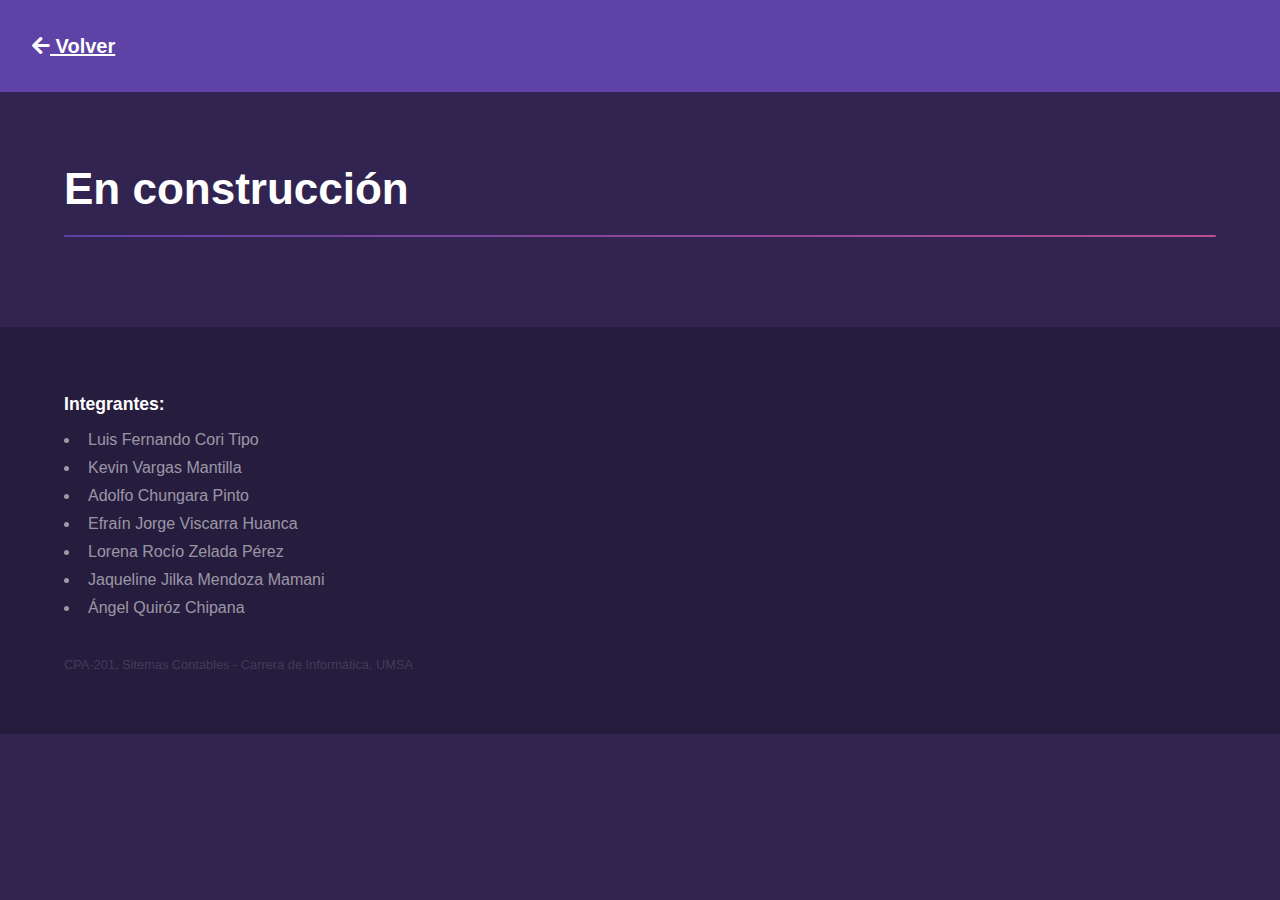
<file: wip.html>
<!DOCTYPE HTML>
<!--
	Hyperspace by Pixelarity
	pixelarity.com | hello@pixelarity.com
	License: pixelarity.com/license
-->
<html>
	<head>
		<title>Sistema Contable</title>
		<meta charset="utf-8" />
		<meta name="viewport" content="width=device-width, initial-scale=1, user-scalable=no" />
		<link rel="stylesheet" href="./css/main.css" />
	</head>
	<body class="is-preload">

		<!-- Header -->
			<header id="header">
				<a href="index.html" class="title">
          <i class="icon solid fa-arrow-left"></i>
          Volver
        </a>
			</header>

		<!-- Wrapper -->
			<div id="wrapper">

				<!-- Main -->
					<section id="main" class="wrapper">
						<div class="inner">
              <h1 class="major">En construcción</h1>
						</div>
					</section>

			</div>

		<!-- Footer -->
			<footer id="footer" class="wrapper alt">
				<div class="inner">
          <h3>Integrantes:</h3>
					<ul>
            <li>Luis Fernando Cori Tipo</li>
            <li>Kevin Vargas Mantilla</li>
            <li>Adolfo Chungara Pinto</li>
            <li>Efraín Jorge Viscarra Huanca</li>
            <li>Lorena Rocío Zelada Pérez</li>
            <li>Jaqueline Jilka Mendoza Mamani</li>
            <li>Ángel Quiróz Chipana</li>
          </ul>
          <div class="menu">
            <p>CPA-201, Sitemas Contables - Carrera de Informática, UMSA</p>
          </div>
				</div>
			</footer>

		<!-- Scripts -->
			<script src="./js/jquery.min.js"></script>
			<script src="./js/jquery.scrollex.min.js"></script>
			<script src="./js/jquery.scrolly.min.js"></script>
			<script src="./js/browser.min.js"></script>
			<script src="./js/breakpoints.min.js"></script>
			<script src="./js/util.js"></script>
			<script src="./js/main.js"></script>

	</body>
</html>
</file>
<file: css/main.css>
@import url(https://cdnjs.cloudflare.com/ajax/libs/font-awesome/5.8.2/css/all.min.css);

/*
	Hyperspace by Pixelarity
	pixelarity.com | hello@pixelarity.com
	License: pixelarity.com/license
*/

html, body, div, span, applet, object,
iframe, h1, h2, h3, h4, h5, h6, p, blockquote,
pre, a, abbr, acronym, address, big, cite,
code, del, dfn, em, img, ins, kbd, q, s, samp,
small, strike, strong, sub, sup, tt, var, b,
u, i, center, dl, dt, dd, ol, ul, li, fieldset,
form, label, legend, table, caption, tbody,
tfoot, thead, tr, th, td, article, aside,
canvas, details, embed, figure, figcaption,
footer, header, hgroup, menu, nav, output, ruby,
section, summary, time, mark, audio, video {
	margin: 0;
	padding: 0;
	border: 0;
	font-size: 100%;
	font: inherit;
	vertical-align: baseline;}

article, aside, details, figcaption, figure,
footer, header, hgroup, menu, nav, section {
	display: block;}

body {
	line-height: 1;
}

ol, ul {
	list-style: none;
}

blockquote, q {
	quotes: none;
}

	blockquote:before, blockquote:after, q:before, q:after {
		content: '';
		content: none;
	}

table {
	border-collapse: collapse;
	border-spacing: 0;
}

body {
	-webkit-text-size-adjust: none;
}

mark {
	background-color: transparent;
	color: inherit;
}

input::-moz-focus-inner {
	border: 0;
	padding: 0;
}

input, select, textarea {
	-moz-appearance: none;
	-webkit-appearance: none;
	-ms-appearance: none;
	appearance: none;
}

/* Basic */

	@-ms-viewport {
		width: device-width;
	}

	body {
		-ms-overflow-style: scrollbar;
	}

	@media screen and (max-width: 480px) {

		html, body {
			min-width: 320px;
		}

	}

	html {
		box-sizing: border-box;
	}

	*, *:before, *:after {
		box-sizing: inherit;
	}

	body {
		background: #312450;
	}

		body.is-preload *, body.is-preload *:before, body.is-preload *:after {
			-moz-animation: none !important;
			-webkit-animation: none !important;
			-ms-animation: none !important;
			animation: none !important;
			-moz-transition: none !important;
			-webkit-transition: none !important;
			-ms-transition: none !important;
			transition: none !important;
		}

/* Type */

	body, input, select, textarea {
		color: rgba(255, 255, 255, 0.55);
		font-family: Arial, Helvetica, sans-serif;
		font-size: 16.5pt;
		font-weight: normal;
		line-height: 1.75;
	}

		@media screen and (max-width: 1680px) {

			body, input, select, textarea {
				font-size: 13pt;
			}

		}

		@media screen and (max-width: 1280px) {

			body, input, select, textarea {
				font-size: 12pt;
			}

		}

		@media screen and (max-width: 360px) {

			body, input, select, textarea {
				font-size: 11pt;
			}

		}

	a {
		-moz-transition: color 0.2s ease, border-bottom-color 0.2s ease;
		-webkit-transition: color 0.2s ease, border-bottom-color 0.2s ease;
		-ms-transition: color 0.2s ease, border-bottom-color 0.2s ease;
		transition: color 0.2s ease, border-bottom-color 0.2s ease;
		border-bottom: dotted 1px rgba(255, 255, 255, 0.35);
		color: inherit;
		text-decoration: none;
	}

		a:hover {
			border-bottom-color: transparent;
			color: #ffffff;
		}

	strong, b {
		color: #ffffff;
		font-weight: bold;
	}

	em, i {
		font-style: italic;
	}

	p {
		margin: 0 0 2em 0;
	}

	h1, h2, h3, h4, h5, h6 {
		color: #ffffff;
		font-weight: bold;
		line-height: 1.5;
		margin: 0 0 0.5em 0;
	}

		h1 a, h2 a, h3 a, h4 a, h5 a, h6 a {
			color: inherit;
			text-decoration: none;
		}

	h1 {
		font-size: 2.75em;
	}

		h1.major {
			margin: 0 0 1.3em 0;
			position: relative;
			padding-bottom: 0.35em;
		}

			h1.major:after {
				background-image: -moz-linear-gradient(to right, #5e42a6, #b74e91);
				background-image: -webkit-linear-gradient(to right, #5e42a6, #b74e91);
				background-image: -ms-linear-gradient(to right, #5e42a6, #b74e91);
				background-image: linear-gradient(to right, #5e42a6, #b74e91);
				-moz-transition: max-width 0.2s ease;
				-webkit-transition: max-width 0.2s ease;
				-ms-transition: max-width 0.2s ease;
				transition: max-width 0.2s ease;
				border-radius: 0.2em;
				bottom: 0;
				content: '';
				height: 0.05em;
				position: absolute;
				right: 0;
				width: 100%;
			}

	h2 {
		font-size: 1.75em;
	}

	h3 {
		font-size: 1.1em;
	}

	h4 {
		font-size: 1em;
	}

	h5 {
		font-size: 0.8em;
	}

	h6 {
		font-size: 0.6em;
	}

	@media screen and (max-width: 736px) {

		h1 {
			font-size: 2em;
		}

		h2 {
			font-size: 1.25em;
		}

		h3 {
			font-size: 1em;
		}

		h4 {
			font-size: 0.8em;
		}

		h5 {
			font-size: 0.6em;
		}

		h6 {
			font-size: 0.6em;
		}

	}

	sub {
		font-size: 0.8em;
		position: relative;
		top: 0.5em;
	}

	sup {
		font-size: 0.8em;
		position: relative;
		top: -0.5em;
	}

	blockquote {
		border-left: solid 4px rgba(255, 255, 255, 0.15);
		font-style: italic;
		margin: 0 0 2em 0;
		padding: 0.5em 0 0.5em 2em;
	}

	code {
		background: rgba(255, 255, 255, 0.05);
		border-radius: 0.25em;
		border: solid 1px rgba(255, 255, 255, 0.15);
		font-family: "Courier New", monospace;
		font-size: 0.9em;
		margin: 0 0.25em;
		padding: 0.25em 0.65em;
	}

	pre {
		-webkit-overflow-scrolling: touch;
		font-family: "Courier New", monospace;
		font-size: 0.9em;
		margin: 0 0 2em 0;
	}

		pre code {
			display: block;
			line-height: 1.75em;
			padding: 1em 1.5em;
			overflow-x: auto;
		}

	hr {
		border: 0;
		border-bottom: solid 1px rgba(255, 255, 255, 0.15);
		margin: 2em 0;
	}

		hr.major {
			margin: 3em 0;
		}

	.align-left {
		text-align: left;
	}

	.align-center {
		text-align: center;
	}

	.align-right {
		text-align: right;
	}

/* Row */

	.row {
		display: flex;
		flex-wrap: wrap;
		box-sizing: border-box;
		align-items: stretch;
	}

		.row > * {
			box-sizing: border-box;
		}

		.row.gtr-uniform > * > :last-child {
			margin-bottom: 0;
		}

		.row.aln-left {
			justify-content: flex-start;
		}

		.row.aln-center {
			justify-content: center;
		}

		.row.aln-right {
			justify-content: flex-end;
		}

		.row.aln-top {
			align-items: flex-start;
		}

		.row.aln-middle {
			align-items: center;
		}

		.row.aln-bottom {
			align-items: flex-end;
		}

		.row > .imp {
			order: -1;
		}

		.row > .col-1 {
			width: 8.33333%;
		}

		.row > .off-1 {
			margin-left: 8.33333%;
		}

		.row > .col-2 {
			width: 16.66667%;
		}

		.row > .off-2 {
			margin-left: 16.66667%;
		}

		.row > .col-3 {
			width: 25%;
		}

		.row > .off-3 {
			margin-left: 25%;
		}

		.row > .col-4 {
			width: 33.33333%;
		}

		.row > .off-4 {
			margin-left: 33.33333%;
		}

		.row > .col-5 {
			width: 41.66667%;
		}

		.row > .off-5 {
			margin-left: 41.66667%;
		}

		.row > .col-6 {
			width: 50%;
		}

		.row > .off-6 {
			margin-left: 50%;
		}

		.row > .col-7 {
			width: 58.33333%;
		}

		.row > .off-7 {
			margin-left: 58.33333%;
		}

		.row > .col-8 {
			width: 66.66667%;
		}

		.row > .off-8 {
			margin-left: 66.66667%;
		}

		.row > .col-9 {
			width: 75%;
		}

		.row > .off-9 {
			margin-left: 75%;
		}

		.row > .col-10 {
			width: 83.33333%;
		}

		.row > .off-10 {
			margin-left: 83.33333%;
		}

		.row > .col-11 {
			width: 91.66667%;
		}

		.row > .off-11 {
			margin-left: 91.66667%;
		}

		.row > .col-12 {
			width: 100%;
		}

		.row > .off-12 {
			margin-left: 100%;
		}

		.row.gtr-0 {
			margin-top: 0;
			margin-left: 0em;
		}

			.row.gtr-0 > * {
				padding: 0 0 0 0em;
			}

			.row.gtr-0.gtr-uniform {
				margin-top: 0em;
			}

				.row.gtr-0.gtr-uniform > * {
					padding-top: 0em;
				}

		.row.gtr-25 {
			margin-top: 0;
			margin-left: -0.375em;
		}

			.row.gtr-25 > * {
				padding: 0 0 0 0.375em;
			}

			.row.gtr-25.gtr-uniform {
				margin-top: -0.375em;
			}

				.row.gtr-25.gtr-uniform > * {
					padding-top: 0.375em;
				}

		.row.gtr-50 {
			margin-top: 0;
			margin-left: -0.75em;
		}

			.row.gtr-50 > * {
				padding: 0 0 0 0.75em;
			}

			.row.gtr-50.gtr-uniform {
				margin-top: -0.75em;
			}

				.row.gtr-50.gtr-uniform > * {
					padding-top: 0.75em;
				}

		.row {
			margin-top: 0;
			margin-left: -1.5em;
		}

			.row > * {
				padding: 0 0 0 1.5em;
			}

			.row.gtr-uniform {
				margin-top: -1.5em;
			}

				.row.gtr-uniform > * {
					padding-top: 1.5em;
				}

		.row.gtr-150 {
			margin-top: 0;
			margin-left: -2.25em;
		}

			.row.gtr-150 > * {
				padding: 0 0 0 2.25em;
			}

			.row.gtr-150.gtr-uniform {
				margin-top: -2.25em;
			}

				.row.gtr-150.gtr-uniform > * {
					padding-top: 2.25em;
				}

		.row.gtr-200 {
			margin-top: 0;
			margin-left: -3em;
		}

			.row.gtr-200 > * {
				padding: 0 0 0 3em;
			}

			.row.gtr-200.gtr-uniform {
				margin-top: -3em;
			}

				.row.gtr-200.gtr-uniform > * {
					padding-top: 3em;
				}

		@media screen and (max-width: 1680px) {

			.row {
				display: flex;
				flex-wrap: wrap;
				box-sizing: border-box;
				align-items: stretch;
			}

				.row > * {
					box-sizing: border-box;
				}

				.row.gtr-uniform > * > :last-child {
					margin-bottom: 0;
				}

				.row.aln-left {
					justify-content: flex-start;
				}

				.row.aln-center {
					justify-content: center;
				}

				.row.aln-right {
					justify-content: flex-end;
				}

				.row.aln-top {
					align-items: flex-start;
				}

				.row.aln-middle {
					align-items: center;
				}

				.row.aln-bottom {
					align-items: flex-end;
				}

				.row > .imp-xlarge {
					order: -1;
				}

				.row > .col-1-xlarge {
					width: 8.33333%;
				}

				.row > .off-1-xlarge {
					margin-left: 8.33333%;
				}

				.row > .col-2-xlarge {
					width: 16.66667%;
				}

				.row > .off-2-xlarge {
					margin-left: 16.66667%;
				}

				.row > .col-3-xlarge {
					width: 25%;
				}

				.row > .off-3-xlarge {
					margin-left: 25%;
				}

				.row > .col-4-xlarge {
					width: 33.33333%;
				}

				.row > .off-4-xlarge {
					margin-left: 33.33333%;
				}

				.row > .col-5-xlarge {
					width: 41.66667%;
				}

				.row > .off-5-xlarge {
					margin-left: 41.66667%;
				}

				.row > .col-6-xlarge {
					width: 50%;
				}

				.row > .off-6-xlarge {
					margin-left: 50%;
				}

				.row > .col-7-xlarge {
					width: 58.33333%;
				}

				.row > .off-7-xlarge {
					margin-left: 58.33333%;
				}

				.row > .col-8-xlarge {
					width: 66.66667%;
				}

				.row > .off-8-xlarge {
					margin-left: 66.66667%;
				}

				.row > .col-9-xlarge {
					width: 75%;
				}

				.row > .off-9-xlarge {
					margin-left: 75%;
				}

				.row > .col-10-xlarge {
					width: 83.33333%;
				}

				.row > .off-10-xlarge {
					margin-left: 83.33333%;
				}

				.row > .col-11-xlarge {
					width: 91.66667%;
				}

				.row > .off-11-xlarge {
					margin-left: 91.66667%;
				}

				.row > .col-12-xlarge {
					width: 100%;
				}

				.row > .off-12-xlarge {
					margin-left: 100%;
				}

				.row.gtr-0 {
					margin-top: 0;
					margin-left: 0em;
				}

					.row.gtr-0 > * {
						padding: 0 0 0 0em;
					}

					.row.gtr-0.gtr-uniform {
						margin-top: 0em;
					}

						.row.gtr-0.gtr-uniform > * {
							padding-top: 0em;
						}

				.row.gtr-25 {
					margin-top: 0;
					margin-left: -0.375em;
				}

					.row.gtr-25 > * {
						padding: 0 0 0 0.375em;
					}

					.row.gtr-25.gtr-uniform {
						margin-top: -0.375em;
					}

						.row.gtr-25.gtr-uniform > * {
							padding-top: 0.375em;
						}

				.row.gtr-50 {
					margin-top: 0;
					margin-left: -0.75em;
				}

					.row.gtr-50 > * {
						padding: 0 0 0 0.75em;
					}

					.row.gtr-50.gtr-uniform {
						margin-top: -0.75em;
					}

						.row.gtr-50.gtr-uniform > * {
							padding-top: 0.75em;
						}

				.row {
					margin-top: 0;
					margin-left: -1.5em;
				}

					.row > * {
						padding: 0 0 0 1.5em;
					}

					.row.gtr-uniform {
						margin-top: -1.5em;
					}

						.row.gtr-uniform > * {
							padding-top: 1.5em;
						}

				.row.gtr-150 {
					margin-top: 0;
					margin-left: -2.25em;
				}

					.row.gtr-150 > * {
						padding: 0 0 0 2.25em;
					}

					.row.gtr-150.gtr-uniform {
						margin-top: -2.25em;
					}

						.row.gtr-150.gtr-uniform > * {
							padding-top: 2.25em;
						}

				.row.gtr-200 {
					margin-top: 0;
					margin-left: -3em;
				}

					.row.gtr-200 > * {
						padding: 0 0 0 3em;
					}

					.row.gtr-200.gtr-uniform {
						margin-top: -3em;
					}

						.row.gtr-200.gtr-uniform > * {
							padding-top: 3em;
						}

		}

		@media screen and (max-width: 1280px) {

			.row {
				display: flex;
				flex-wrap: wrap;
				box-sizing: border-box;
				align-items: stretch;
			}

				.row > * {
					box-sizing: border-box;
				}

				.row.gtr-uniform > * > :last-child {
					margin-bottom: 0;
				}

				.row.aln-left {
					justify-content: flex-start;
				}

				.row.aln-center {
					justify-content: center;
				}

				.row.aln-right {
					justify-content: flex-end;
				}

				.row.aln-top {
					align-items: flex-start;
				}

				.row.aln-middle {
					align-items: center;
				}

				.row.aln-bottom {
					align-items: flex-end;
				}

				.row > .imp-large {
					order: -1;
				}

				.row > .col-1-large {
					width: 8.33333%;
				}

				.row > .off-1-large {
					margin-left: 8.33333%;
				}

				.row > .col-2-large {
					width: 16.66667%;
				}

				.row > .off-2-large {
					margin-left: 16.66667%;
				}

				.row > .col-3-large {
					width: 25%;
				}

				.row > .off-3-large {
					margin-left: 25%;
				}

				.row > .col-4-large {
					width: 33.33333%;
				}

				.row > .off-4-large {
					margin-left: 33.33333%;
				}

				.row > .col-5-large {
					width: 41.66667%;
				}

				.row > .off-5-large {
					margin-left: 41.66667%;
				}

				.row > .col-6-large {
					width: 50%;
				}

				.row > .off-6-large {
					margin-left: 50%;
				}

				.row > .col-7-large {
					width: 58.33333%;
				}

				.row > .off-7-large {
					margin-left: 58.33333%;
				}

				.row > .col-8-large {
					width: 66.66667%;
				}

				.row > .off-8-large {
					margin-left: 66.66667%;
				}

				.row > .col-9-large {
					width: 75%;
				}

				.row > .off-9-large {
					margin-left: 75%;
				}

				.row > .col-10-large {
					width: 83.33333%;
				}

				.row > .off-10-large {
					margin-left: 83.33333%;
				}

				.row > .col-11-large {
					width: 91.66667%;
				}

				.row > .off-11-large {
					margin-left: 91.66667%;
				}

				.row > .col-12-large {
					width: 100%;
				}

				.row > .off-12-large {
					margin-left: 100%;
				}

				.row.gtr-0 {
					margin-top: 0;
					margin-left: 0em;
				}

					.row.gtr-0 > * {
						padding: 0 0 0 0em;
					}

					.row.gtr-0.gtr-uniform {
						margin-top: 0em;
					}

						.row.gtr-0.gtr-uniform > * {
							padding-top: 0em;
						}

				.row.gtr-25 {
					margin-top: 0;
					margin-left: -0.375em;
				}

					.row.gtr-25 > * {
						padding: 0 0 0 0.375em;
					}

					.row.gtr-25.gtr-uniform {
						margin-top: -0.375em;
					}

						.row.gtr-25.gtr-uniform > * {
							padding-top: 0.375em;
						}

				.row.gtr-50 {
					margin-top: 0;
					margin-left: -0.75em;
				}

					.row.gtr-50 > * {
						padding: 0 0 0 0.75em;
					}

					.row.gtr-50.gtr-uniform {
						margin-top: -0.75em;
					}

						.row.gtr-50.gtr-uniform > * {
							padding-top: 0.75em;
						}

				.row {
					margin-top: 0;
					margin-left: -1.5em;
				}

					.row > * {
						padding: 0 0 0 1.5em;
					}

					.row.gtr-uniform {
						margin-top: -1.5em;
					}

						.row.gtr-uniform > * {
							padding-top: 1.5em;
						}

				.row.gtr-150 {
					margin-top: 0;
					margin-left: -2.25em;
				}

					.row.gtr-150 > * {
						padding: 0 0 0 2.25em;
					}

					.row.gtr-150.gtr-uniform {
						margin-top: -2.25em;
					}

						.row.gtr-150.gtr-uniform > * {
							padding-top: 2.25em;
						}

				.row.gtr-200 {
					margin-top: 0;
					margin-left: -3em;
				}

					.row.gtr-200 > * {
						padding: 0 0 0 3em;
					}

					.row.gtr-200.gtr-uniform {
						margin-top: -3em;
					}

						.row.gtr-200.gtr-uniform > * {
							padding-top: 3em;
						}

		}

		@media screen and (max-width: 980px) {

			.row {
				display: flex;
				flex-wrap: wrap;
				box-sizing: border-box;
				align-items: stretch;
			}

				.row > * {
					box-sizing: border-box;
				}

				.row.gtr-uniform > * > :last-child {
					margin-bottom: 0;
				}

				.row.aln-left {
					justify-content: flex-start;
				}

				.row.aln-center {
					justify-content: center;
				}

				.row.aln-right {
					justify-content: flex-end;
				}

				.row.aln-top {
					align-items: flex-start;
				}

				.row.aln-middle {
					align-items: center;
				}

				.row.aln-bottom {
					align-items: flex-end;
				}

				.row > .imp-medium {
					order: -1;
				}

				.row > .col-1-medium {
					width: 8.33333%;
				}

				.row > .off-1-medium {
					margin-left: 8.33333%;
				}

				.row > .col-2-medium {
					width: 16.66667%;
				}

				.row > .off-2-medium {
					margin-left: 16.66667%;
				}

				.row > .col-3-medium {
					width: 25%;
				}

				.row > .off-3-medium {
					margin-left: 25%;
				}

				.row > .col-4-medium {
					width: 33.33333%;
				}

				.row > .off-4-medium {
					margin-left: 33.33333%;
				}

				.row > .col-5-medium {
					width: 41.66667%;
				}

				.row > .off-5-medium {
					margin-left: 41.66667%;
				}

				.row > .col-6-medium {
					width: 50%;
				}

				.row > .off-6-medium {
					margin-left: 50%;
				}

				.row > .col-7-medium {
					width: 58.33333%;
				}

				.row > .off-7-medium {
					margin-left: 58.33333%;
				}

				.row > .col-8-medium {
					width: 66.66667%;
				}

				.row > .off-8-medium {
					margin-left: 66.66667%;
				}

				.row > .col-9-medium {
					width: 75%;
				}

				.row > .off-9-medium {
					margin-left: 75%;
				}

				.row > .col-10-medium {
					width: 83.33333%;
				}

				.row > .off-10-medium {
					margin-left: 83.33333%;
				}

				.row > .col-11-medium {
					width: 91.66667%;
				}

				.row > .off-11-medium {
					margin-left: 91.66667%;
				}

				.row > .col-12-medium {
					width: 100%;
				}

				.row > .off-12-medium {
					margin-left: 100%;
				}

				.row.gtr-0 {
					margin-top: 0;
					margin-left: 0em;
				}

					.row.gtr-0 > * {
						padding: 0 0 0 0em;
					}

					.row.gtr-0.gtr-uniform {
						margin-top: 0em;
					}

						.row.gtr-0.gtr-uniform > * {
							padding-top: 0em;
						}

				.row.gtr-25 {
					margin-top: 0;
					margin-left: -0.375em;
				}

					.row.gtr-25 > * {
						padding: 0 0 0 0.375em;
					}

					.row.gtr-25.gtr-uniform {
						margin-top: -0.375em;
					}

						.row.gtr-25.gtr-uniform > * {
							padding-top: 0.375em;
						}

				.row.gtr-50 {
					margin-top: 0;
					margin-left: -0.75em;
				}

					.row.gtr-50 > * {
						padding: 0 0 0 0.75em;
					}

					.row.gtr-50.gtr-uniform {
						margin-top: -0.75em;
					}

						.row.gtr-50.gtr-uniform > * {
							padding-top: 0.75em;
						}

				.row {
					margin-top: 0;
					margin-left: -1.5em;
				}

					.row > * {
						padding: 0 0 0 1.5em;
					}

					.row.gtr-uniform {
						margin-top: -1.5em;
					}

						.row.gtr-uniform > * {
							padding-top: 1.5em;
						}

				.row.gtr-150 {
					margin-top: 0;
					margin-left: -2.25em;
				}

					.row.gtr-150 > * {
						padding: 0 0 0 2.25em;
					}

					.row.gtr-150.gtr-uniform {
						margin-top: -2.25em;
					}

						.row.gtr-150.gtr-uniform > * {
							padding-top: 2.25em;
						}

				.row.gtr-200 {
					margin-top: 0;
					margin-left: -3em;
				}

					.row.gtr-200 > * {
						padding: 0 0 0 3em;
					}

					.row.gtr-200.gtr-uniform {
						margin-top: -3em;
					}

						.row.gtr-200.gtr-uniform > * {
							padding-top: 3em;
						}

		}

		@media screen and (max-width: 736px) {

			.row {
				display: flex;
				flex-wrap: wrap;
				box-sizing: border-box;
				align-items: stretch;
			}

				.row > * {
					box-sizing: border-box;
				}

				.row.gtr-uniform > * > :last-child {
					margin-bottom: 0;
				}

				.row.aln-left {
					justify-content: flex-start;
				}

				.row.aln-center {
					justify-content: center;
				}

				.row.aln-right {
					justify-content: flex-end;
				}

				.row.aln-top {
					align-items: flex-start;
				}

				.row.aln-middle {
					align-items: center;
				}

				.row.aln-bottom {
					align-items: flex-end;
				}

				.row > .imp-small {
					order: -1;
				}

				.row > .col-1-small {
					width: 8.33333%;
				}

				.row > .off-1-small {
					margin-left: 8.33333%;
				}

				.row > .col-2-small {
					width: 16.66667%;
				}

				.row > .off-2-small {
					margin-left: 16.66667%;
				}

				.row > .col-3-small {
					width: 25%;
				}

				.row > .off-3-small {
					margin-left: 25%;
				}

				.row > .col-4-small {
					width: 33.33333%;
				}

				.row > .off-4-small {
					margin-left: 33.33333%;
				}

				.row > .col-5-small {
					width: 41.66667%;
				}

				.row > .off-5-small {
					margin-left: 41.66667%;
				}

				.row > .col-6-small {
					width: 50%;
				}

				.row > .off-6-small {
					margin-left: 50%;
				}

				.row > .col-7-small {
					width: 58.33333%;
				}

				.row > .off-7-small {
					margin-left: 58.33333%;
				}

				.row > .col-8-small {
					width: 66.66667%;
				}

				.row > .off-8-small {
					margin-left: 66.66667%;
				}

				.row > .col-9-small {
					width: 75%;
				}

				.row > .off-9-small {
					margin-left: 75%;
				}

				.row > .col-10-small {
					width: 83.33333%;
				}

				.row > .off-10-small {
					margin-left: 83.33333%;
				}

				.row > .col-11-small {
					width: 91.66667%;
				}

				.row > .off-11-small {
					margin-left: 91.66667%;
				}

				.row > .col-12-small {
					width: 100%;
				}

				.row > .off-12-small {
					margin-left: 100%;
				}

				.row.gtr-0 {
					margin-top: 0;
					margin-left: 0em;
				}

					.row.gtr-0 > * {
						padding: 0 0 0 0em;
					}

					.row.gtr-0.gtr-uniform {
						margin-top: 0em;
					}

						.row.gtr-0.gtr-uniform > * {
							padding-top: 0em;
						}

				.row.gtr-25 {
					margin-top: 0;
					margin-left: -0.375em;
				}

					.row.gtr-25 > * {
						padding: 0 0 0 0.375em;
					}

					.row.gtr-25.gtr-uniform {
						margin-top: -0.375em;
					}

						.row.gtr-25.gtr-uniform > * {
							padding-top: 0.375em;
						}

				.row.gtr-50 {
					margin-top: 0;
					margin-left: -0.75em;
				}

					.row.gtr-50 > * {
						padding: 0 0 0 0.75em;
					}

					.row.gtr-50.gtr-uniform {
						margin-top: -0.75em;
					}

						.row.gtr-50.gtr-uniform > * {
							padding-top: 0.75em;
						}

				.row {
					margin-top: 0;
					margin-left: -1.5em;
				}

					.row > * {
						padding: 0 0 0 1.5em;
					}

					.row.gtr-uniform {
						margin-top: -1.5em;
					}

						.row.gtr-uniform > * {
							padding-top: 1.5em;
						}

				.row.gtr-150 {
					margin-top: 0;
					margin-left: -2.25em;
				}

					.row.gtr-150 > * {
						padding: 0 0 0 2.25em;
					}

					.row.gtr-150.gtr-uniform {
						margin-top: -2.25em;
					}

						.row.gtr-150.gtr-uniform > * {
							padding-top: 2.25em;
						}

				.row.gtr-200 {
					margin-top: 0;
					margin-left: -3em;
				}

					.row.gtr-200 > * {
						padding: 0 0 0 3em;
					}

					.row.gtr-200.gtr-uniform {
						margin-top: -3em;
					}

						.row.gtr-200.gtr-uniform > * {
							padding-top: 3em;
						}

		}

		@media screen and (max-width: 480px) {

			.row {
				display: flex;
				flex-wrap: wrap;
				box-sizing: border-box;
				align-items: stretch;
			}

				.row > * {
					box-sizing: border-box;
				}

				.row.gtr-uniform > * > :last-child {
					margin-bottom: 0;
				}

				.row.aln-left {
					justify-content: flex-start;
				}

				.row.aln-center {
					justify-content: center;
				}

				.row.aln-right {
					justify-content: flex-end;
				}

				.row.aln-top {
					align-items: flex-start;
				}

				.row.aln-middle {
					align-items: center;
				}

				.row.aln-bottom {
					align-items: flex-end;
				}

				.row > .imp-xsmall {
					order: -1;
				}

				.row > .col-1-xsmall {
					width: 8.33333%;
				}

				.row > .off-1-xsmall {
					margin-left: 8.33333%;
				}

				.row > .col-2-xsmall {
					width: 16.66667%;
				}

				.row > .off-2-xsmall {
					margin-left: 16.66667%;
				}

				.row > .col-3-xsmall {
					width: 25%;
				}

				.row > .off-3-xsmall {
					margin-left: 25%;
				}

				.row > .col-4-xsmall {
					width: 33.33333%;
				}

				.row > .off-4-xsmall {
					margin-left: 33.33333%;
				}

				.row > .col-5-xsmall {
					width: 41.66667%;
				}

				.row > .off-5-xsmall {
					margin-left: 41.66667%;
				}

				.row > .col-6-xsmall {
					width: 50%;
				}

				.row > .off-6-xsmall {
					margin-left: 50%;
				}

				.row > .col-7-xsmall {
					width: 58.33333%;
				}

				.row > .off-7-xsmall {
					margin-left: 58.33333%;
				}

				.row > .col-8-xsmall {
					width: 66.66667%;
				}

				.row > .off-8-xsmall {
					margin-left: 66.66667%;
				}

				.row > .col-9-xsmall {
					width: 75%;
				}

				.row > .off-9-xsmall {
					margin-left: 75%;
				}

				.row > .col-10-xsmall {
					width: 83.33333%;
				}

				.row > .off-10-xsmall {
					margin-left: 83.33333%;
				}

				.row > .col-11-xsmall {
					width: 91.66667%;
				}

				.row > .off-11-xsmall {
					margin-left: 91.66667%;
				}

				.row > .col-12-xsmall {
					width: 100%;
				}

				.row > .off-12-xsmall {
					margin-left: 100%;
				}

				.row.gtr-0 {
					margin-top: 0;
					margin-left: 0em;
				}

					.row.gtr-0 > * {
						padding: 0 0 0 0em;
					}

					.row.gtr-0.gtr-uniform {
						margin-top: 0em;
					}

						.row.gtr-0.gtr-uniform > * {
							padding-top: 0em;
						}

				.row.gtr-25 {
					margin-top: 0;
					margin-left: -0.375em;
				}

					.row.gtr-25 > * {
						padding: 0 0 0 0.375em;
					}

					.row.gtr-25.gtr-uniform {
						margin-top: -0.375em;
					}

						.row.gtr-25.gtr-uniform > * {
							padding-top: 0.375em;
						}

				.row.gtr-50 {
					margin-top: 0;
					margin-left: -0.75em;
				}

					.row.gtr-50 > * {
						padding: 0 0 0 0.75em;
					}

					.row.gtr-50.gtr-uniform {
						margin-top: -0.75em;
					}

						.row.gtr-50.gtr-uniform > * {
							padding-top: 0.75em;
						}

				.row {
					margin-top: 0;
					margin-left: -1.5em;
				}

					.row > * {
						padding: 0 0 0 1.5em;
					}

					.row.gtr-uniform {
						margin-top: -1.5em;
					}

						.row.gtr-uniform > * {
							padding-top: 1.5em;
						}

				.row.gtr-150 {
					margin-top: 0;
					margin-left: -2.25em;
				}

					.row.gtr-150 > * {
						padding: 0 0 0 2.25em;
					}

					.row.gtr-150.gtr-uniform {
						margin-top: -2.25em;
					}

						.row.gtr-150.gtr-uniform > * {
							padding-top: 2.25em;
						}

				.row.gtr-200 {
					margin-top: 0;
					margin-left: -3em;
				}

					.row.gtr-200 > * {
						padding: 0 0 0 3em;
					}

					.row.gtr-200.gtr-uniform {
						margin-top: -3em;
					}

						.row.gtr-200.gtr-uniform > * {
							padding-top: 3em;
						}

		}

/* Box */

	.box {
		border-radius: 0.25em;
		border: solid 1px rgba(255, 255, 255, 0.15);
		margin-bottom: 2em;
		padding: 1.5em;
	}

		.box > :last-child,
		.box > :last-child > :last-child,
		.box > :last-child > :last-child > :last-child {
			margin-bottom: 0;
		}

		.box.alt {
			border: 0;
			border-radius: 0;
			padding: 0;
		}

/* Button */

	input[type="submit"],
	input[type="reset"],
	input[type="button"],
	button,
	.button {
		-moz-appearance: none;
		-webkit-appearance: none;
		-ms-appearance: none;
		appearance: none;
		-moz-transition: border-color 0.2s ease;
		-webkit-transition: border-color 0.2s ease;
		-ms-transition: border-color 0.2s ease;
		transition: border-color 0.2s ease;
		background-color: transparent;
		border: solid 1px !important;
		border-color: rgba(255, 255, 255, 0.15) !important;
		border-radius: 3em;
		color: #ffffff !important;
		cursor: pointer;
		display: inline-block;
		font-size: 0.6em;
		font-weight: bold;
		height: calc(4.75em + 2px);
		letter-spacing: 0.25em;
		line-height: 4.75em;
		outline: 0;
		padding: 0 3.75em;
		position: relative;
		text-align: center;
		text-decoration: none;
		text-transform: uppercase;
		white-space: nowrap;
	}

		input[type="submit"]:after,
		input[type="reset"]:after,
		input[type="button"]:after,
		button:after,
		.button:after {
			-moz-transform: scale(0.25);
			-webkit-transform: scale(0.25);
			-ms-transform: scale(0.25);
			transform: scale(0.25);
			pointer-events: none;
			-moz-transition: opacity 0.2s ease, -moz-transform 0.2s ease;
			-webkit-transition: opacity 0.2s ease, -webkit-transform 0.2s ease;
			-ms-transition: opacity 0.2s ease, -ms-transform 0.2s ease;
			transition: opacity 0.2s ease, transform 0.2s ease;
			background: #ffffff;
			border-radius: 3em;
			content: '';
			height: 100%;
			left: 0;
			opacity: 0;
			position: absolute;
			top: 0;
			width: 100%;
		}

		input[type="submit"].icon:before,
		input[type="reset"].icon:before,
		input[type="button"].icon:before,
		button.icon:before,
		.button.icon:before {
			margin-right: 0.75em;
		}

		input[type="submit"].fit,
		input[type="reset"].fit,
		input[type="button"].fit,
		button.fit,
		.button.fit {
			width: 100%;
		}

		input[type="submit"].small,
		input[type="reset"].small,
		input[type="button"].small,
		button.small,
		.button.small {
			font-size: 0.4em;
		}

		input[type="submit"].large,
		input[type="reset"].large,
		input[type="button"].large,
		button.large,
		.button.large {
			font-size: 0.8em;
		}

		input[type="submit"].primary,
		input[type="reset"].primary,
		input[type="button"].primary,
		button.primary,
		.button.primary {
			background-color: #ffffff;
			color: #312450 !important;
		}

			input[type="submit"].primary:after,
			input[type="reset"].primary:after,
			input[type="button"].primary:after,
			button.primary:after,
			.button.primary:after {
				display: none;
			}

		input[type="submit"].disabled, input[type="submit"]:disabled,
		input[type="reset"].disabled,
		input[type="reset"]:disabled,
		input[type="button"].disabled,
		input[type="button"]:disabled,
		button.disabled,
		button:disabled,
		.button.disabled,
		.button:disabled {
			cursor: default;
			opacity: 0.5;
			pointer-events: none;
		}

		input[type="submit"]:hover,
		input[type="reset"]:hover,
		input[type="button"]:hover,
		button:hover,
		.button:hover {
			border-color: rgba(255, 255, 255, 0.55) !important;
		}

			input[type="submit"]:hover:after,
			input[type="reset"]:hover:after,
			input[type="button"]:hover:after,
			button:hover:after,
			.button:hover:after {
				opacity: 0.05;
				-moz-transform: scale(1);
				-webkit-transform: scale(1);
				-ms-transform: scale(1);
				transform: scale(1);
			}

			input[type="submit"]:hover:active,
			input[type="reset"]:hover:active,
			input[type="button"]:hover:active,
			button:hover:active,
			.button:hover:active {
				border-color: #ffffff !important;
			}

				input[type="submit"]:hover:active:after,
				input[type="reset"]:hover:active:after,
				input[type="button"]:hover:active:after,
				button:hover:active:after,
				.button:hover:active:after {
					opacity: 0.1;
				}

/* Features */

	.features {
		display: -moz-flex;
		display: -webkit-flex;
		display: -ms-flex;
		display: flex;
		-moz-flex-wrap: wrap;
		-webkit-flex-wrap: wrap;
		-ms-flex-wrap: wrap;
		flex-wrap: wrap;
		border-radius: 0.25em;
		border: solid 1px rgba(255, 255, 255, 0.15);
		background: rgba(255, 255, 255, 0.05);
		margin: 0 0 2em 0;
	}

		.features section {
			padding: 3.5em 3em 1em 7em ;
			width: 50%;
			border-top: solid 1px rgba(255, 255, 255, 0.15);
			position: relative;
		}

			.features section:nth-child(-n + 2) {
				border-top-width: 0;
			}

			.features section:nth-child(2n) {
				border-left: solid 1px rgba(255, 255, 255, 0.15);
			}

			.features section .icon {
				-moz-transition: opacity 0.5s ease, -moz-transform 0.5s ease;
				-webkit-transition: opacity 0.5s ease, -webkit-transform 0.5s ease;
				-ms-transition: opacity 0.5s ease, -ms-transform 0.5s ease;
				transition: opacity 0.5s ease, transform 0.5s ease;
				-moz-transition-delay: 1s;
				-webkit-transition-delay: 1s;
				-ms-transition-delay: 1s;
				transition-delay: 1s;
				-moz-transform: scale(1);
				-webkit-transform: scale(1);
				-ms-transform: scale(1);
				transform: scale(1);
				position: absolute;
				left: 3em;
				top: 3em;
				opacity: 1;
			}

			.features section:nth-child(1) .icon {
				-moz-transition-delay: 0.15s;
				-webkit-transition-delay: 0.15s;
				-ms-transition-delay: 0.15s;
				transition-delay: 0.15s;
			}

			.features section:nth-child(2) .icon {
				-moz-transition-delay: 0.3s;
				-webkit-transition-delay: 0.3s;
				-ms-transition-delay: 0.3s;
				transition-delay: 0.3s;
			}

			.features section:nth-child(3) .icon {
				-moz-transition-delay: 0.45s;
				-webkit-transition-delay: 0.45s;
				-ms-transition-delay: 0.45s;
				transition-delay: 0.45s;
			}

			.features section:nth-child(4) .icon {
				-moz-transition-delay: 0.6s;
				-webkit-transition-delay: 0.6s;
				-ms-transition-delay: 0.6s;
				transition-delay: 0.6s;
			}

			.features section:nth-child(5) .icon {
				-moz-transition-delay: 0.75s;
				-webkit-transition-delay: 0.75s;
				-ms-transition-delay: 0.75s;
				transition-delay: 0.75s;
			}

			.features section:nth-child(6) .icon {
				-moz-transition-delay: 0.9s;
				-webkit-transition-delay: 0.9s;
				-ms-transition-delay: 0.9s;
				transition-delay: 0.9s;
			}

			.features section:nth-child(7) .icon {
				-moz-transition-delay: 1.05s;
				-webkit-transition-delay: 1.05s;
				-ms-transition-delay: 1.05s;
				transition-delay: 1.05s;
			}

			.features section:nth-child(8) .icon {
				-moz-transition-delay: 1.2s;
				-webkit-transition-delay: 1.2s;
				-ms-transition-delay: 1.2s;
				transition-delay: 1.2s;
			}

			.features section:nth-child(9) .icon {
				-moz-transition-delay: 1.35s;
				-webkit-transition-delay: 1.35s;
				-ms-transition-delay: 1.35s;
				transition-delay: 1.35s;
			}

			.features section:nth-child(10) .icon {
				-moz-transition-delay: 1.5s;
				-webkit-transition-delay: 1.5s;
				-ms-transition-delay: 1.5s;
				transition-delay: 1.5s;
			}

			.features section:nth-child(11) .icon {
				-moz-transition-delay: 1.65s;
				-webkit-transition-delay: 1.65s;
				-ms-transition-delay: 1.65s;
				transition-delay: 1.65s;
			}

			.features section:nth-child(12) .icon {
				-moz-transition-delay: 1.8s;
				-webkit-transition-delay: 1.8s;
				-ms-transition-delay: 1.8s;
				transition-delay: 1.8s;
			}

			.features section:nth-child(13) .icon {
				-moz-transition-delay: 1.95s;
				-webkit-transition-delay: 1.95s;
				-ms-transition-delay: 1.95s;
				transition-delay: 1.95s;
			}

			.features section:nth-child(14) .icon {
				-moz-transition-delay: 2.1s;
				-webkit-transition-delay: 2.1s;
				-ms-transition-delay: 2.1s;
				transition-delay: 2.1s;
			}

			.features section:nth-child(15) .icon {
				-moz-transition-delay: 2.25s;
				-webkit-transition-delay: 2.25s;
				-ms-transition-delay: 2.25s;
				transition-delay: 2.25s;
			}

			.features section:nth-child(16) .icon {
				-moz-transition-delay: 2.4s;
				-webkit-transition-delay: 2.4s;
				-ms-transition-delay: 2.4s;
				transition-delay: 2.4s;
			}

			.features section:nth-child(17) .icon {
				-moz-transition-delay: 2.55s;
				-webkit-transition-delay: 2.55s;
				-ms-transition-delay: 2.55s;
				transition-delay: 2.55s;
			}

			.features section:nth-child(18) .icon {
				-moz-transition-delay: 2.7s;
				-webkit-transition-delay: 2.7s;
				-ms-transition-delay: 2.7s;
				transition-delay: 2.7s;
			}

			.features section:nth-child(19) .icon {
				-moz-transition-delay: 2.85s;
				-webkit-transition-delay: 2.85s;
				-ms-transition-delay: 2.85s;
				transition-delay: 2.85s;
			}

			.features section:nth-child(20) .icon {
				-moz-transition-delay: 3s;
				-webkit-transition-delay: 3s;
				-ms-transition-delay: 3s;
				transition-delay: 3s;
			}

		.features.inactive section .icon {
			-moz-transform: scale(0.5);
			-webkit-transform: scale(0.5);
			-ms-transform: scale(0.5);
			transform: scale(0.5);
			opacity: 0;
		}

		@media screen and (max-width: 980px) {

			.features {
				display: block;
			}

				.features section {
					border-top-width: 1px !important;
					border-left-width: 0 !important;
					width: 100%;
				}

					.features section:first-child {
						border-top-width: 0 !important;
					}

		}

		@media screen and (max-width: 736px) {

			.features section {
				padding: 2.5em 1.5em 0.1em 5.5em ;
			}

				.features section .icon {
					left: 1.5em;
					top: 2em;
				}

		}

		@media screen and (max-width: 480px) {

			.features section {
				padding: 2em 1.5em 0.1em 1.5em ;
			}

				.features section .icon {
					left: 0;
					position: relative;
					top: 0;
				}

		}

/* Form */

	form {
		margin: 0 0 2em 0;
	}

		form > :last-child {
			margin-bottom: 0;
		}

		form > .fields {
			display: -moz-flex;
			display: -webkit-flex;
			display: -ms-flex;
			display: flex;
			-moz-flex-wrap: wrap;
			-webkit-flex-wrap: wrap;
			-ms-flex-wrap: wrap;
			flex-wrap: wrap;
			width: calc(100% + 3em);
			margin: -1.5em 0 2em -1.5em;
		}

			form > .fields > .field {
				-moz-flex-grow: 0;
				-webkit-flex-grow: 0;
				-ms-flex-grow: 0;
				flex-grow: 0;
				-moz-flex-shrink: 0;
				-webkit-flex-shrink: 0;
				-ms-flex-shrink: 0;
				flex-shrink: 0;
				padding: 1.5em 0 0 1.5em;
				width: calc(100% - 1.5em);
			}

				form > .fields > .field.half {
					width: calc(50% - 0.75em);
				}

				form > .fields > .field.third {
					width: calc(100%/3 - 0.5em);
				}

				form > .fields > .field.quarter {
					width: calc(25% - 0.375em);
				}

		@media screen and (max-width: 480px) {

			form > .fields {
				width: calc(100% + 3em);
				margin: -1.5em 0 2em -1.5em;
			}

				form > .fields > .field {
					padding: 1.5em 0 0 1.5em;
					width: calc(100% - 1.5em);
				}

					form > .fields > .field.half {
						width: calc(100% - 1.5em);
					}

					form > .fields > .field.third {
						width: calc(100% - 1.5em);
					}

					form > .fields > .field.quarter {
						width: calc(100% - 1.5em);
					}

		}

	label {
		color: #ffffff;
		font-weight: bold;
		line-height: 1.5;
		margin: 0 0 0.7em 0;
		display: block;
		font-size: 1.1em;
	}

	input[type="text"],
	input[type="password"],
	input[type="email"],
	input[type="tel"],
	select,
	textarea {
		-moz-appearance: none;
		-webkit-appearance: none;
		-ms-appearance: none;
		appearance: none;
		background: rgba(255, 255, 255, 0.05);
		border-radius: 0.25em;
		border: none;
		border: solid 1px rgba(255, 255, 255, 0.15);
		color: inherit;
		display: block;
		outline: 0;
		padding: 0 1em;
		text-decoration: none;
		width: 100%;
	}

		input[type="text"]:invalid,
		input[type="password"]:invalid,
		input[type="email"]:invalid,
		input[type="tel"]:invalid,
		select:invalid,
		textarea:invalid {
			box-shadow: none;
		}

		input[type="text"]:focus,
		input[type="password"]:focus,
		input[type="email"]:focus,
		input[type="tel"]:focus,
		select:focus,
		textarea:focus {
			border-color: #ffffff;
			box-shadow: 0 0 0 1px #ffffff;
		}

	select {
		background-image: url("data:image/svg+xml;charset=utf8,%3Csvg xmlns='http://www.w3.org/2000/svg' width='40' height='40' preserveAspectRatio='none' viewBox='0 0 40 40'%3E%3Cpath d='M9.4,12.3l10.4,10.4l10.4-10.4c0.2-0.2,0.5-0.4,0.9-0.4c0.3,0,0.6,0.1,0.9,0.4l3.3,3.3c0.2,0.2,0.4,0.5,0.4,0.9 c0,0.4-0.1,0.6-0.4,0.9L20.7,31.9c-0.2,0.2-0.5,0.4-0.9,0.4c-0.3,0-0.6-0.1-0.9-0.4L4.3,17.3c-0.2-0.2-0.4-0.5-0.4-0.9 c0-0.4,0.1-0.6,0.4-0.9l3.3-3.3c0.2-0.2,0.5-0.4,0.9-0.4S9.1,12.1,9.4,12.3z' fill='rgba(255, 255, 255, 0.15)' /%3E%3C/svg%3E");
		background-size: 1.25rem;
		background-repeat: no-repeat;
		background-position: calc(100% - 1rem) center;
		height: 2.75em;
		padding-right: 2.75em;
		text-overflow: ellipsis;
	}

		select option {
			color: #ffffff;
			background: #312450;
		}

		select:focus::-ms-value {
			background-color: transparent;
		}

		select::-ms-expand {
			display: none;
		}

	input[type="text"],
	input[type="password"],
	input[type="email"],
	select {
		height: 2.75em;
	}

	textarea {
		padding: 0.75em 1em;
	}

		body.is-ie textarea {
			min-height: 10em;
		}

	input[type="checkbox"],
	input[type="radio"] {
		-moz-appearance: none;
		-webkit-appearance: none;
		-ms-appearance: none;
		appearance: none;
		display: block;
		float: left;
		margin-right: -2em;
		opacity: 0;
		width: 1em;
		z-index: -1;
	}

		input[type="checkbox"] + label,
		input[type="radio"] + label {
			text-decoration: none;
			color: rgba(255, 255, 255, 0.55);
			cursor: pointer;
			display: inline-block;
			font-size: 1em;
			font-weight: normal;
			padding-left: 2.4em;
			padding-right: 0.75em;
			position: relative;
		}

			input[type="checkbox"] + label:before,
			input[type="radio"] + label:before {
				-moz-osx-font-smoothing: grayscale;
				-webkit-font-smoothing: antialiased;
				display: inline-block;
				font-style: normal;
				font-variant: normal;
				text-rendering: auto;
				line-height: 1;
				text-transform: none !important;
				font-family: 'Font Awesome 5 Free';
				font-weight: 900;
			}

			input[type="checkbox"] + label:before,
			input[type="radio"] + label:before {
				background: rgba(255, 255, 255, 0.05);
				border-radius: 0.25em;
				border: solid 1px rgba(255, 255, 255, 0.15);
				content: '';
				display: inline-block;
				font-size: 0.8em;
				height: 2.0625em;
				left: 0;
				line-height: 2.0625em;
				position: absolute;
				text-align: center;
				top: 0;
				width: 2.0625em;
			}

		input[type="checkbox"]:checked + label:before,
		input[type="radio"]:checked + label:before {
			background: #ffffff;
			border-color: #ffffff;
			color: #b74e91;
			content: '\f00c';
		}

		input[type="checkbox"]:focus + label:before,
		input[type="radio"]:focus + label:before {
			border-color: #ffffff;
			box-shadow: 0 0 0 1px #ffffff;
		}

	input[type="checkbox"] + label:before {
		border-radius: 0.25em;
	}

	input[type="radio"] + label:before {
		border-radius: 100%;
	}

	::-webkit-input-placeholder {
		color: rgba(255, 255, 255, 0.35) !important;
		opacity: 1.0;
	}

	:-moz-placeholder {
		color: rgba(255, 255, 255, 0.35) !important;
		opacity: 1.0;
	}

	::-moz-placeholder {
		color: rgba(255, 255, 255, 0.35) !important;
		opacity: 1.0;
	}

	:-ms-input-placeholder {
		color: rgba(255, 255, 255, 0.35) !important;
		opacity: 1.0;
	}

/* Icon */

	.icon {
		text-decoration: none;
		border-bottom: none;
		position: relative;
	}

		.icon:before {
			-moz-osx-font-smoothing: grayscale;
			-webkit-font-smoothing: antialiased;
			display: inline-block;
			font-style: normal;
			font-variant: normal;
			text-rendering: auto;
			line-height: 1;
			text-transform: none !important;
			font-family: 'Font Awesome 5 Free';
			font-weight: 400;
		}

		.icon > .label {
			display: none;
		}

		.icon:before {
			line-height: inherit;
		}

		.icon.solid:before {
			font-weight: 900;
		}

		.icon.brands:before {
			font-family: 'Font Awesome 5 Brands';
		}

		.icon.major {
			width: 2.5em;
			height: 2.5em;
			display: block;
			background: #ffffff;
			border-radius: 100%;
			color: #312450;
			text-align: center;
			line-height: 2.5em;
			margin: 0 0 1.3em 0;
		}

			.icon.major:before {
				font-size: 1.25em;
			}

				.wrapper.style1 .icon.major:before {
					color: #5e42a6;
				}

				.wrapper.style1-alt .icon.major:before {
					color: #493382;
				}

				.wrapper.style2 .icon.major:before {
					color: #5052b5;
				}

				.wrapper.style2-alt .icon.major:before {
					color: #3e4094;
				}

				.wrapper.style3 .icon.major:before {
					color: #b74e91;
				}

				.wrapper.style3-alt .icon.major:before {
					color: #953d75;
				}

/* Image */
.img-center {
	display: flex;
	justify-content: center;
	margin-bottom: 12px;
}
.img-center img {
	max-width: 100%;
}
	.image {
		border-radius: 0.25em;
		border: 0;
		display: inline-block;
		position: relative;
	}

		.image img {
			border-radius: 0.25em;
			display: block;
		}

		.image.left, .image.right {
			max-width: 40%;
		}

			.image.left img, .image.right img {
				width: 100%;
			}

		.image.left {
			float: left;
			margin: 0 1.5em 1em 0;
			top: 0.25em;
		}

		.image.right {
			float: right;
			margin: 0 0 1em 1.5em;
			top: 0.25em;
		}

		.image.fit {
			display: block;
			margin: 0 0 2em 0;
			width: 100%;
		}

			.image.fit img {
				width: 100%;
			}

		.image.main {
			display: block;
			margin: 0 0 3em 0;
			width: 100%;
		}

			.image.main img {
				width: 100%;
			}

/* List */

	ol {
		list-style: decimal;
		margin: 0 0 2em 0;
		padding-left: 1.25em;
	}

		ol li {
			padding-left: 0.25em;
		}

	ul {
		list-style: disc;
		margin: 0 0 2em 0;
		padding-left: 1em;
	}

		ul li {
			padding-left: 0.5em;
		}

		ul.alt {
			list-style: none;
			padding-left: 0;
		}

			ul.alt li {
				border-top: solid 1px rgba(255, 255, 255, 0.15);
				padding: 0.5em 0;
			}

				ul.alt li:first-child {
					border-top: 0;
					padding-top: 0;
				}

	dl {
		margin: 0 0 2em 0;
	}

		dl dt {
			display: block;
			font-weight: bold;
			margin: 0 0 1em 0;
		}

		dl dd {
			margin-left: 2em;
		}

/* Actions */

	ul.actions {
		display: -moz-flex;
		display: -webkit-flex;
		display: -ms-flex;
		display: flex;
		cursor: default;
		list-style: none;
		margin-left: -1em;
		padding-left: 0;
	}

		ul.actions li {
			padding: 0 0 0 1em;
			vertical-align: middle;
		}

		ul.actions.special {
			-moz-justify-content: center;
			-webkit-justify-content: center;
			-ms-justify-content: center;
			justify-content: center;
			width: 100%;
			margin-left: 0;
		}

			ul.actions.special li:first-child {
				padding-left: 0;
			}

		ul.actions.stacked {
			-moz-flex-direction: column;
			-webkit-flex-direction: column;
			-ms-flex-direction: column;
			flex-direction: column;
			margin-left: 0;
		}

			ul.actions.stacked li {
				padding: 1.3em 0 0 0;
			}

				ul.actions.stacked li:first-child {
					padding-top: 0;
				}

		ul.actions.fit {
			width: calc(100% + 1em);
		}

			ul.actions.fit li {
				-moz-flex-grow: 1;
				-webkit-flex-grow: 1;
				-ms-flex-grow: 1;
				flex-grow: 1;
				-moz-flex-shrink: 1;
				-webkit-flex-shrink: 1;
				-ms-flex-shrink: 1;
				flex-shrink: 1;
				width: 100%;
			}

				ul.actions.fit li > * {
					width: 100%;
				}

			ul.actions.fit.stacked {
				width: 100%;
			}

		@media screen and (max-width: 480px) {

			ul.actions:not(.fixed) {
				-moz-flex-direction: column;
				-webkit-flex-direction: column;
				-ms-flex-direction: column;
				flex-direction: column;
				margin-left: 0;
				width: 100% !important;
			}

				ul.actions:not(.fixed) li {
					-moz-flex-grow: 1;
					-webkit-flex-grow: 1;
					-ms-flex-grow: 1;
					flex-grow: 1;
					-moz-flex-shrink: 1;
					-webkit-flex-shrink: 1;
					-ms-flex-shrink: 1;
					flex-shrink: 1;
					padding: 1em 0 0 0;
					text-align: center;
					width: 100%;
				}

					ul.actions:not(.fixed) li > * {
						width: 100%;
					}

					ul.actions:not(.fixed) li:first-child {
						padding-top: 0;
					}

					ul.actions:not(.fixed) li input[type="submit"],
					ul.actions:not(.fixed) li input[type="reset"],
					ul.actions:not(.fixed) li input[type="button"],
					ul.actions:not(.fixed) li button,
					ul.actions:not(.fixed) li .button {
						width: 100%;
					}

						ul.actions:not(.fixed) li input[type="submit"].icon:before,
						ul.actions:not(.fixed) li input[type="reset"].icon:before,
						ul.actions:not(.fixed) li input[type="button"].icon:before,
						ul.actions:not(.fixed) li button.icon:before,
						ul.actions:not(.fixed) li .button.icon:before {
							margin-left: -0.5rem;
						}

		}

/* Contact */

	ul.contact {
		list-style: none;
		padding: 0;
	}

		ul.contact > li {
			padding: 0;
			margin: 1.5em 0 0 0;
		}

			ul.contact > li:first-child {
				margin-top: 0;
			}

/* Icons */

	ul.icons {
		cursor: default;
		list-style: none;
		padding-left: 0;
	}

		ul.icons li {
			display: inline-block;
			padding: 0 0.75em 0 0;
		}

			ul.icons li:last-child {
				padding-right: 0;
			}

			ul.icons li > a, ul.icons li > span {
				border: 0;
			}

				ul.icons li > a .label, ul.icons li > span .label {
					display: none;
				}

/* Menu */

	ul.menu {
		list-style: none;
		padding: 0;
	}

		ul.menu > li {
			border-left: solid 1px rgba(255, 255, 255, 0.15);
			display: inline-block;
			line-height: 1;
			margin-left: 1.5em;
			padding: 0 0 0 1.5em;
		}

			ul.menu > li:first-child {
				border-left: 0;
				margin: 0;
				padding-left: 0;
			}

		@media screen and (max-width: 480px) {

			ul.menu > li {
				border-left: 0;
				display: block;
				line-height: inherit;
				margin: 0.5em 0 0 0;
				padding-left: 0;
			}

		}

/* Section/Article */

	section.special, article.special {
		text-align: center;
	}

	header p {
		color: rgba(255, 255, 255, 0.35);
		position: relative;
		margin: 0 0 1.5em 0;
	}

	header h2 + p {
		font-size: 1.25em;
		margin-top: -1em;
		line-height: 1.5em;
	}

	header h3 + p {
		font-size: 1.1em;
		margin-top: -0.8em;
		line-height: 1.5em;
	}

	header h4 + p,
	header h5 + p,
	header h6 + p {
		font-size: 0.9em;
		margin-top: -0.6em;
		line-height: 1.5em;
	}

/* Split */

	.split {
		display: -moz-flex;
		display: -webkit-flex;
		display: -ms-flex;
		display: flex;
	}

		.split > * {
			width: calc(50% - 2.5em);
		}

		.split > :nth-child(2n - 1) {
			padding-right: 2.5em;
			border-right: solid 1px rgba(255, 255, 255, 0.15);
		}

		.split > :nth-child(2n) {
			padding-left: 2.5em;
		}

		.split.style1 > :nth-child(2n - 1) {
			width: calc(66.66666% - 2.5em);
		}

		.split.style1 > :nth-child(2n) {
			width: calc(33.33333% - 2.5em);
		}

		@media screen and (max-width: 1680px) {

			.split > * {
				width: calc(50% - 2em);
			}

			.split > :nth-child(2n - 1) {
				padding-right: 2em;
			}

			.split > :nth-child(2n) {
				padding-left: 2em;
			}

			.split.style1 > :nth-child(2n - 1) {
				width: calc(66.66666% - 2em);
			}

			.split.style1 > :nth-child(2n) {
				width: calc(33.33333% - 2em);
			}

		}

		@media screen and (max-width: 980px) {

			.split {
				display: block;
			}

				.split > * {
					border-top: solid 1px rgba(255, 255, 255, 0.15);
					margin: 4em 0 0 0;
					padding: 4em 0 0 0;
					width: 100% !important;
				}

				.split > :nth-child(2n - 1) {
					border-right: 0;
					padding-right: 0;
				}

				.split > :nth-child(2n) {
					padding-left: 0;
				}

				.split > :first-child {
					border-top: 0;
					margin-top: 0;
					padding-top: 0;
				}

		}

		@media screen and (max-width: 736px) {

			.split > * {
				margin: 3em 0 0 0;
				padding: 3em 0 0 0;
			}

		}

/* Spotlights */

	.spotlights > section {
		display: -moz-flex;
		display: -webkit-flex;
		display: -ms-flex;
		display: flex;
		-moz-flex-direction: row;
		-webkit-flex-direction: row;
		-ms-flex-direction: row;
		flex-direction: row;
		min-height: 22.5em;
	}

		body.is-ie .spotlights > section {
			min-height: 0;
		}

		.spotlights > section > .image {
			background-position: center center;
			background-size: cover;
			border-radius: 0;
			display: block;
			position: relative;
			width: 25em;
		}

			.spotlights > section > .image img {
				border-radius: 0;
				display: block;
			}

			.spotlights > section > .image:before {
				-moz-transition: opacity 1s ease;
				-webkit-transition: opacity 1s ease;
				-ms-transition: opacity 1s ease;
				transition: opacity 1s ease;
				background: rgba(49, 36, 80, 0.9);
				content: '';
				display: block;
				height: 100%;
				left: 0;
				opacity: 0;
				position: absolute;
				top: 0;
				width: 100%;
			}

		.spotlights > section > .content {
			padding: 4em 5em 2em 5em ;
			display: -moz-flex;
			display: -webkit-flex;
			display: -ms-flex;
			display: flex;
			-moz-flex-direction: column;
			-webkit-flex-direction: column;
			-ms-flex-direction: column;
			flex-direction: column;
			-moz-justify-content: center;
			-webkit-justify-content: center;
			-ms-justify-content: center;
			justify-content: center;
			width: 50em;
      -ms-flex: 1;
      flex: 1;
		}

			.spotlights > section > .content > .inner {
				-moz-transform: translateX(0) translateY(0);
				-webkit-transform: translateX(0) translateY(0);
				-ms-transform: translateX(0) translateY(0);
				transform: translateX(0) translateY(0);
				-moz-transition: opacity 1s ease, -moz-transform 1s ease;
				-webkit-transition: opacity 1s ease, -webkit-transform 1s ease;
				-ms-transition: opacity 1s ease, -ms-transform 1s ease;
				transition: opacity 1s ease, transform 1s ease;
				opacity: 1;
			}

		.spotlights > section:nth-child(3n-1) {
			background-color: rgba(0, 0, 0, 0.05);
		}

		.spotlights > section:nth-child(3n-2) {
			background-color: rgba(0, 0, 0, 0.1);
		}

		.spotlights > section.inactive > .image:before,
		body.is-preload .spotlights > section > .image:before {
			opacity: 1;
		}

		.spotlights > section.inactive > .content > .inner,
		body.is-preload .spotlights > section > .content > .inner {
			-moz-transform: translateX(-1em);
			-webkit-transform: translateX(-1em);
			-ms-transform: translateX(-1em);
			transform: translateX(-1em);
			opacity: 0;
		}

		@media screen and (max-width: 1680px) {

			.spotlights > section > .content {
				padding: 4em 4em 2em 4em ;
			}

		}

		@media screen and (max-width: 980px) {

			.spotlights > section {
				display: block;
			}

				.spotlights > section > .image {
					width: 100%;
					height: 50vh;
				}

				.spotlights > section > .content {
					width: 100%;
				}

				.spotlights > section.inactive > .content > .inner,
				body.is-preload .spotlights > section > .content > .inner {
					-moz-transform: translateY(1em);
					-webkit-transform: translateY(1em);
					-ms-transform: translateY(1em);
					transform: translateY(1em);
				}

		}

		@media screen and (max-width: 736px) {

			.spotlights > section > .image {
				height: 50vh;
				min-height: 15em;
			}

			.spotlights > section > .content {
				padding: 3em 2em 1em 2em ;
			}

		}

/* Table */

	.table-wrapper {
		-webkit-overflow-scrolling: touch;
		overflow-x: auto;
	}

	table {
		margin: 0 0 2em 0;
		width: 100%;
	}

		table tbody tr {
			border: solid 1px rgba(255, 255, 255, 0.15);
			border-left: 0;
			border-right: 0;
		}

			table tbody tr:nth-child(2n + 1) {
				background-color: rgba(255, 255, 255, 0.05);
			}

		table td {
			padding: 0.75em 0.75em;
		}

		table th {
			color: #ffffff;
			font-size: 1em;
			font-weight: bold;
			padding: 0 0.75em 0.75em 0.75em;
			text-align: left;
		}

		table thead {
			border-bottom: solid 2px rgba(255, 255, 255, 0.15);
		}

		table tfoot {
			border-top: solid 2px rgba(255, 255, 255, 0.15);
		}

		table.alt {
			border-collapse: separate;
		}

			table.alt tbody tr td {
				border: solid 1px rgba(255, 255, 255, 0.15);
				border-left-width: 0;
				border-top-width: 0;
			}

				table.alt tbody tr td:first-child {
					border-left-width: 1px;
				}

			table.alt tbody tr:first-child td {
				border-top-width: 1px;
			}

			table.alt thead {
				border-bottom: 0;
			}

			table.alt tfoot {
				border-top: 0;
			}
/* Hamburger */
#hamburger {
  display: none;
  z-index: 11000;
  position: fixed;
  top: 25px;
  right: 25px;
  cursor: pointer;
  padding: 5px 7px;
  -webkit-border-radius: 6px;
          border-radius: 6px;
  background: #312450;
}
#hamburger > div {
  margin-top: 5px;
  margin-bottom: 5px;
  height: 4px;
  width: 34px;
  -webkit-border-radius: 2px;
          border-radius: 2px;
  background: white;
  -webkit-transition: all 0.7s;
  -o-transition: all 0.7s;
  transition: all 0.7s;
}
#hamburger .opened:first-child {
  -webkit-transform-origin: bottom right;
      -ms-transform-origin: bottom right;
          transform-origin: bottom right;
  -webkit-transform: translateY(-3.5px)  rotateZ(-45deg);
      -ms-transform: translateY(-3.5px)  rotate(-45deg);
          transform: translateY(-3.5px)  rotateZ(-45deg);
}
#hamburger .opened:nth-child(2) {
  opacity: 0;
}
#hamburger .opened:last-child {
  -webkit-transform-origin: top right;
      -ms-transform-origin: top right;
          transform-origin: top right;
  -webkit-transform: translateY(3.5px) rotateZ(45deg);
      -ms-transform: translateY(3.5px) rotate(45deg);
          transform: translateY(3.5px) rotateZ(45deg);
}
@media screen and (max-width: 1280px) {
  #hamburger {
    display: inline-block;
  }
}
/* Wrapper */

	.wrapper {
		position: relative;
	}

		.wrapper > .inner {
			padding: 5em 5em 3em 5em ;
			max-width: 100%;
			width: 75em;
		}

			@media screen and (max-width: 1680px) {

				.wrapper > .inner {
					padding: 4em 4em 2em 4em ;
				}

			}

			@media screen and (max-width: 1280px) {

				.wrapper > .inner {
					width: 100%;
				}

			}

			@media screen and (max-width: 736px) {

				.wrapper > .inner {
					padding: 3em 2em 1em 2em ;
				}

			}

		.wrapper.alt {
			background-color: #261c3e;
		}

		.wrapper.style1 {
			background-color: #5e42a6;
		}

		.wrapper.style1-alt {
			background-color: #493382;
		}

		.wrapper.style2 {
			background-color: #5052b5;
		}

		.wrapper.style2-alt {
			background-color: #3e4094;
		}

		.wrapper.style3 {
			background-color: #b74e91;
		}

		.wrapper.style3-alt {
			background-color: #953d75;
		}

		.wrapper.fullscreen {
			display: -moz-flex;
			display: -webkit-flex;
			display: -ms-flex;
			display: flex;
			-moz-flex-direction: column;
			-webkit-flex-direction: column;
			-ms-flex-direction: column;
			flex-direction: column;
			-moz-justify-content: flex-end;
			-webkit-justify-content: flex-end;
			-ms-justify-content: flex-end;
			justify-content: flex-end;
			min-height: 100vh;
		}

			body.is-ie .wrapper.fullscreen {
				height: 100vh;
			}

			@media screen and (max-width: 1280px) {

				.wrapper.fullscreen {
					min-height: 100vh;
				}

					body.is-ie .wrapper.fullscreen {
						height: 100vh;
					}

			}

			@media screen and (max-width: 736px) {

				.wrapper.fullscreen {
					padding: 2em 0;
					min-height: 0;
				}

					body.is-ie .wrapper.fullscreen {
						height: auto;
					}

			}

		.wrapper.fade-up > .inner {
			-moz-transform: translateY(0);
			-webkit-transform: translateY(0);
			-ms-transform: translateY(0);
			transform: translateY(0);
			-moz-transition: opacity 1s ease, -moz-transform 1s ease;
			-webkit-transition: opacity 1s ease, -webkit-transform 1s ease;
			-ms-transition: opacity 1s ease, -ms-transform 1s ease;
			transition: opacity 1s ease, transform 1s ease;
			opacity: 1.0;
		}

		.wrapper.fade-up.inactive > .inner,
		body.is-preload .wrapper.fade-up > .inner {
			opacity: 0;
			-moz-transform: translateY(1em);
			-webkit-transform: translateY(1em);
			-ms-transform: translateY(1em);
			transform: translateY(1em);
		}

		.wrapper.fade-down > .inner {
			-moz-transform: translateY(0);
			-webkit-transform: translateY(0);
			-ms-transform: translateY(0);
			transform: translateY(0);
			-moz-transition: opacity 1s ease, -moz-transform 1s ease;
			-webkit-transition: opacity 1s ease, -webkit-transform 1s ease;
			-ms-transition: opacity 1s ease, -ms-transform 1s ease;
			transition: opacity 1s ease, transform 1s ease;
			opacity: 1.0;
		}

		.wrapper.fade-down.inactive > .inner,
		body.is-preload .wrapper.fade-down > .inner {
			opacity: 0;
			-moz-transform: translateY(-1em);
			-webkit-transform: translateY(-1em);
			-ms-transform: translateY(-1em);
			transform: translateY(-1em);
		}

		.wrapper.fade > .inner {
			-moz-transition: opacity 1s ease;
			-webkit-transition: opacity 1s ease;
			-ms-transition: opacity 1s ease;
			transition: opacity 1s ease;
			opacity: 1.0;
		}

		.wrapper.fade.inactive > .inner,
		body.is-preload .wrapper.fade > .inner {
			opacity: 0;
		}

/* Header */

	#header {
		display: -moz-flex;
		display: -webkit-flex;
		display: -ms-flex;
		display: flex;
		background-color: #5e42a6;
		cursor: default;
		padding: 1.75em 2em;
	}

		#header > .title {
			border: 0;
			color: #ffffff;
			display: block;
			font-size: 1.25em;
      font-weight: bold;
      text-decoration: underline;
		}

		#header > nav {
			-moz-flex: 1;
			-webkit-flex: 1;
			-ms-flex: 1;
			flex: 1;
			text-align: right;
		}

			#header > nav > ul {
				margin: 0;
				padding: 0;
			}

				#header > nav > ul > li {
					display: inline-block;
					margin-left: 1.75em;
					padding: 0;
					vertical-align: middle;
				}

					#header > nav > ul > li:first-child {
						margin-left: 0;
					}

					#header > nav > ul > li a {
						border: 0;
						color: rgba(255, 255, 255, 0.35);
						display: inline-block;
						font-size: 0.6em;
						font-weight: bold;
						letter-spacing: 0.25em;
						text-transform: uppercase;
					}

						#header > nav > ul > li a:hover {
							color: rgba(255, 255, 255, 0.55);
						}

						#header > nav > ul > li a.active {
							color: #ffffff;
						}

		@media screen and (max-width: 736px) {

			#header {
				padding: 1em 2em;
			}

		}

		@media screen and (max-width: 480px) {

			#header {
				display: block;
				padding: 0 2em;
				text-align: left;
			}

				#header .title {
					font-size: 1.25em;
					padding: 1em 0;
				}

				#header > nav {
					border-top: solid 1px rgba(255, 255, 255, 0.15);
					text-align: inherit;
				}

					#header > nav > ul > li {
						margin-left: 1.5em;
					}

						#header > nav > ul > li a {
							height: 6em;
							line-height: 6em;
						}

		}

/* Wrapper (main) */

	#sidebar + #wrapper {
		margin-left: 18em;
	}

		@media screen and (max-width: 1280px) {

			#sidebar + #wrapper {
				margin-left: 0;
			}

		}

		@media screen and (max-width: 736px) {

			#sidebar + #wrapper {
				padding-top: 0;
			}

		}

	#header + #wrapper > .wrapper > .inner {
		margin: 0 auto;
	}

/* Footer */

	#sidebar + #wrapper + #footer {
		margin-left: 18em;
	}

		@media screen and (max-width: 1280px) {

			#sidebar + #wrapper + #footer {
				margin-left: 0;
			}

		}

	#footer > .inner a {
		border-bottom-color: rgba(255, 255, 255, 0.15);
	}

		#footer > .inner a:hover {
			border-bottom-color: transparent;
		}

	#footer > .inner .menu {
		font-size: 0.8em;
		color: rgba(255, 255, 255, 0.15);
	}

	#header + #wrapper + #footer > .inner {
		margin: 0 auto;
	}

/* Sidebar */

	#sidebar {
		padding: 2.5em 2.5em 0.5em 2.5em ;
		background: #312450;
		cursor: default;
		height: 100vh;
		left: 0;
		overflow-x: hidden;
		overflow-y: auto;
		position: fixed;
		text-align: right;
		top: 0;
		width: 18em;
		z-index: 10000;
	}

		#sidebar > .inner {
			display: -moz-flex;
			display: -webkit-flex;
			display: -ms-flex;
			display: flex;
			-moz-flex-direction: column;
			-webkit-flex-direction: column;
			-ms-flex-direction: column;
			flex-direction: column;
			-moz-justify-content: center;
			-webkit-justify-content: center;
			-ms-justify-content: center;
			justify-content: center;
			-moz-transform: translateY(0);
			-webkit-transform: translateY(0);
			-ms-transform: translateY(0);
			transform: translateY(0);
			-moz-transition: opacity 1s ease;
			-webkit-transition: opacity 1s ease;
			-ms-transition: opacity 1s ease;
			transition: opacity 1s ease;
			min-height: 100%;
			opacity: 1;
			width: 100%;
		}

			body.is-ie #sidebar > .inner {
				height: 100%;
			}

		#sidebar nav > ul {
			list-style: none;
			padding: 0;
		}

			#sidebar nav > ul > li {
				-moz-transform: translateY(0);
				-webkit-transform: translateY(0);
				-ms-transform: translateY(0);
				transform: translateY(0);
				-moz-transition: opacity 0.15s ease, -moz-transform 0.75s ease;
				-webkit-transition: opacity 0.15s ease, -webkit-transform 0.75s ease;
				-ms-transition: opacity 0.15s ease, -ms-transform 0.75s ease;
				transition: opacity 0.15s ease, transform 0.75s ease;
				margin: 1em 0 0 0;
				opacity: 1;
				padding: 0;
				position: relative;
			}

				#sidebar nav > ul > li:first-child {
					margin: 0;
				}

				#sidebar nav > ul > li:nth-child(1) {
					-moz-transition-delay: 0.45s;
					-webkit-transition-delay: 0.45s;
					-ms-transition-delay: 0.45s;
					transition-delay: 0.45s;
				}

				#sidebar nav > ul > li:nth-child(2) {
					-moz-transition-delay: 0.65s;
					-webkit-transition-delay: 0.65s;
					-ms-transition-delay: 0.65s;
					transition-delay: 0.65s;
				}

				#sidebar nav > ul > li:nth-child(3) {
					-moz-transition-delay: 0.85s;
					-webkit-transition-delay: 0.85s;
					-ms-transition-delay: 0.85s;
					transition-delay: 0.85s;
				}

				#sidebar nav > ul > li:nth-child(4) {
					-moz-transition-delay: 1.05s;
					-webkit-transition-delay: 1.05s;
					-ms-transition-delay: 1.05s;
					transition-delay: 1.05s;
				}

				#sidebar nav > ul > li:nth-child(5) {
					-moz-transition-delay: 1.25s;
					-webkit-transition-delay: 1.25s;
					-ms-transition-delay: 1.25s;
					transition-delay: 1.25s;
				}

				#sidebar nav > ul > li:nth-child(6) {
					-moz-transition-delay: 1.45s;
					-webkit-transition-delay: 1.45s;
					-ms-transition-delay: 1.45s;
					transition-delay: 1.45s;
				}

				#sidebar nav > ul > li:nth-child(7) {
					-moz-transition-delay: 1.65s;
					-webkit-transition-delay: 1.65s;
					-ms-transition-delay: 1.65s;
					transition-delay: 1.65s;
				}

				#sidebar nav > ul > li:nth-child(8) {
					-moz-transition-delay: 1.85s;
					-webkit-transition-delay: 1.85s;
					-ms-transition-delay: 1.85s;
					transition-delay: 1.85s;
				}

				#sidebar nav > ul > li:nth-child(9) {
					-moz-transition-delay: 2.05s;
					-webkit-transition-delay: 2.05s;
					-ms-transition-delay: 2.05s;
					transition-delay: 2.05s;
				}

				#sidebar nav > ul > li:nth-child(10) {
					-moz-transition-delay: 2.25s;
					-webkit-transition-delay: 2.25s;
					-ms-transition-delay: 2.25s;
					transition-delay: 2.25s;
				}

				#sidebar nav > ul > li:nth-child(11) {
					-moz-transition-delay: 2.45s;
					-webkit-transition-delay: 2.45s;
					-ms-transition-delay: 2.45s;
					transition-delay: 2.45s;
				}

				#sidebar nav > ul > li:nth-child(12) {
					-moz-transition-delay: 2.65s;
					-webkit-transition-delay: 2.65s;
					-ms-transition-delay: 2.65s;
					transition-delay: 2.65s;
				}

				#sidebar nav > ul > li:nth-child(13) {
					-moz-transition-delay: 2.85s;
					-webkit-transition-delay: 2.85s;
					-ms-transition-delay: 2.85s;
					transition-delay: 2.85s;
				}

				#sidebar nav > ul > li:nth-child(14) {
					-moz-transition-delay: 3.05s;
					-webkit-transition-delay: 3.05s;
					-ms-transition-delay: 3.05s;
					transition-delay: 3.05s;
				}

				#sidebar nav > ul > li:nth-child(15) {
					-moz-transition-delay: 3.25s;
					-webkit-transition-delay: 3.25s;
					-ms-transition-delay: 3.25s;
					transition-delay: 3.25s;
				}

				#sidebar nav > ul > li:nth-child(16) {
					-moz-transition-delay: 3.45s;
					-webkit-transition-delay: 3.45s;
					-ms-transition-delay: 3.45s;
					transition-delay: 3.45s;
				}

				#sidebar nav > ul > li:nth-child(17) {
					-moz-transition-delay: 3.65s;
					-webkit-transition-delay: 3.65s;
					-ms-transition-delay: 3.65s;
					transition-delay: 3.65s;
				}

				#sidebar nav > ul > li:nth-child(18) {
					-moz-transition-delay: 3.85s;
					-webkit-transition-delay: 3.85s;
					-ms-transition-delay: 3.85s;
					transition-delay: 3.85s;
				}

				#sidebar nav > ul > li:nth-child(19) {
					-moz-transition-delay: 4.05s;
					-webkit-transition-delay: 4.05s;
					-ms-transition-delay: 4.05s;
					transition-delay: 4.05s;
				}

				#sidebar nav > ul > li:nth-child(20) {
					-moz-transition-delay: 4.25s;
					-webkit-transition-delay: 4.25s;
					-ms-transition-delay: 4.25s;
					transition-delay: 4.25s;
				}

		#sidebar nav a {
			-moz-transition: color 0.2s ease;
			-webkit-transition: color 0.2s ease;
			-ms-transition: color 0.2s ease;
			transition: color 0.2s ease;
			border: 0;
			color: rgba(255, 255, 255, 0.65);
			display: block;
			font-size: 0.6em;
			font-weight: bold;
			letter-spacing: 0.25em;
			line-height: 1.75;
			outline: 0;
			padding: .6em 0;
			position: relative;
			text-decoration: none;
			text-transform: uppercase;
		}

			#sidebar nav a:before, #sidebar nav a:after {
				border-radius: 0.2em;
				bottom: 0;
				content: '';
				height: 0.2em;
				position: absolute;
				right: 0;
				width: 100%;
			}

			#sidebar nav a:before {
				background: #3c2c62;
			}

			#sidebar nav a:after {
				background-image: -moz-linear-gradient(to right, #5e42a6, #b74e91);
				background-image: -webkit-linear-gradient(to right, #5e42a6, #b74e91);
				background-image: -ms-linear-gradient(to right, #5e42a6, #b74e91);
				background-image: linear-gradient(to right, #5e42a6, #b74e91);
				-moz-transition: max-width 0.2s ease;
				-webkit-transition: max-width 0.2s ease;
				-ms-transition: max-width 0.2s ease;
				transition: max-width 0.2s ease;
				max-width: 0;
			}

			#sidebar nav a:hover {
				color: rgba(255, 255, 255, 0.85);
			}

			#sidebar nav a.active {
				color: #ffffff;
			}

				#sidebar nav a.active:after {
					max-width: 100%;
				}

		body.is-preload #sidebar > .inner {
			opacity: 0;
		}

		body.is-preload #sidebar nav ul li {
			-moz-transform: translateY(2em);
			-webkit-transform: translateY(2em);
			-ms-transform: translateY(2em);
			transform: translateY(2em);
			opacity: 0;
		}

		@media screen and (max-width: 1280px) {

			#sidebar {
        left: 100%;
        overflow-y: hidden;
				line-height: 3.5em;
				padding: 0;
				text-align: center;
				top: 0;
        width: 100%;
        transition: all 0.7s;
      }
        #sidebar.show {
          left: 0;
        }

				#sidebar > .inner {
					-moz-flex-direction: row;
					-webkit-flex-direction: row;
					-ms-flex-direction: row;
					flex-direction: row;
					-moz-align-items: -moz-stretch;
					-webkit-align-items: -webkit-stretch;
					-ms-align-items: -ms-stretch;
					align-items: stretch;
					height: auto;
					line-height: inherit;
				}

				#sidebar nav {
					height: inherit;
					line-height: inherit;
				}

					#sidebar nav ul {
						display: -moz-flex;
						display: -webkit-flex;
						display: -ms-flex;
            display: flex;
            flex-direction: column;
						height: inherit;
						line-height: inherit;
						margin: 0;
					}

						#sidebar nav ul li {
							display: block;
							height: inherit;
							line-height: inherit;
							margin: 0 0 0 2em;
							padding: 0;
						}

					#sidebar nav a {
						height: inherit;
						line-height: inherit;
						padding: 0;
					}

						#sidebar nav a:after {
							background-image: none;
							background-color: #b74e91;
						}

		}

		@media screen and (max-width: 736px) {

		}

/* Intro */

	#intro {
		background-attachment: fixed;
		background-image: url("../img/bg.jpg");
		background-position: top right;
		background-repeat: no-repeat;
    background-size: 100% 100%;
    position: relative;
	}
    #intro .shadder {
      position: absolute;
      top: 0;
      bottom: 0;
      left: 0;
      right: 0;
      background: linear-gradient(rgba(0,0,0,0), rgba(0,0,0,8));
    }
		#intro p {
			font-size: 1.25em;
		}

			@media screen and (max-width: 980px) {

				#intro p br {
					display: none;
				}

			}

			@media screen and (max-width: 736px) {

				#intro p {
					font-size: 1em;
				}

			}

		@media screen and (max-width: 1280px) {

			#intro {
				background-attachment: scroll;
			}

		}
</file>
